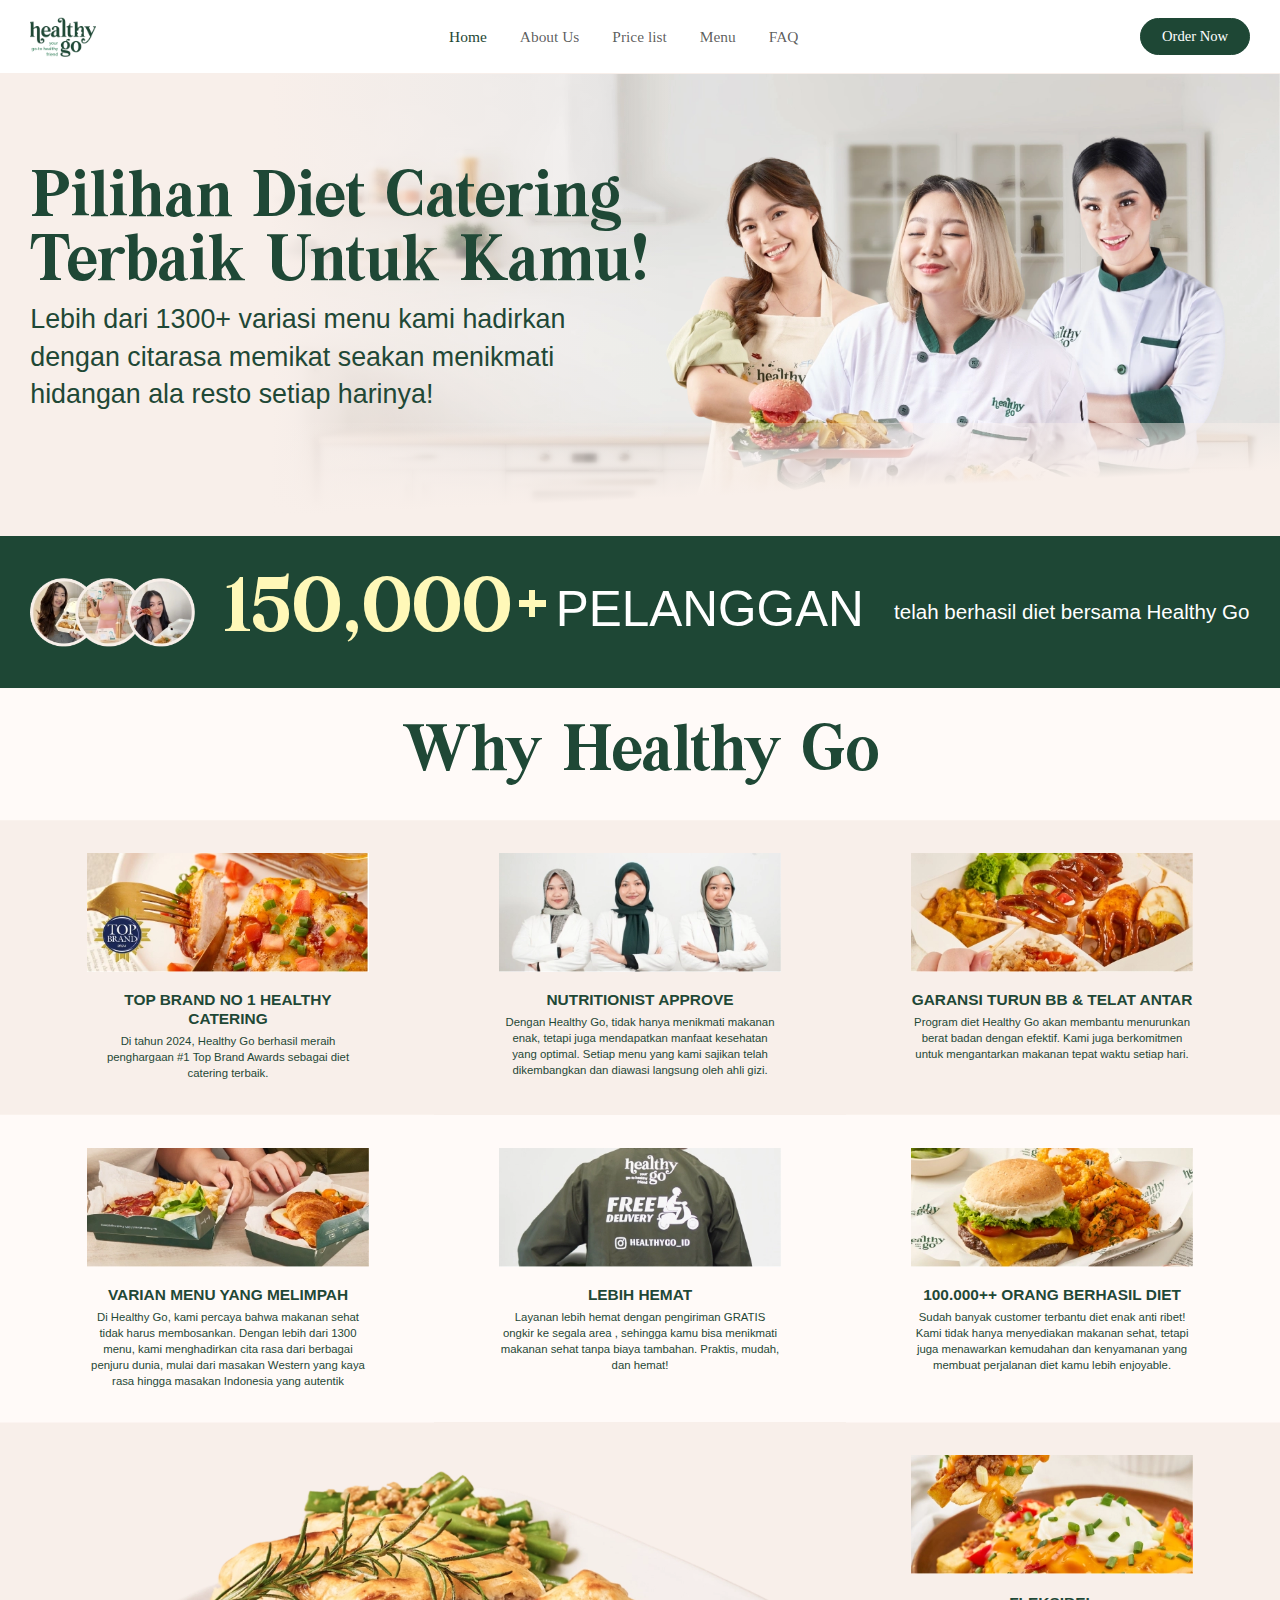
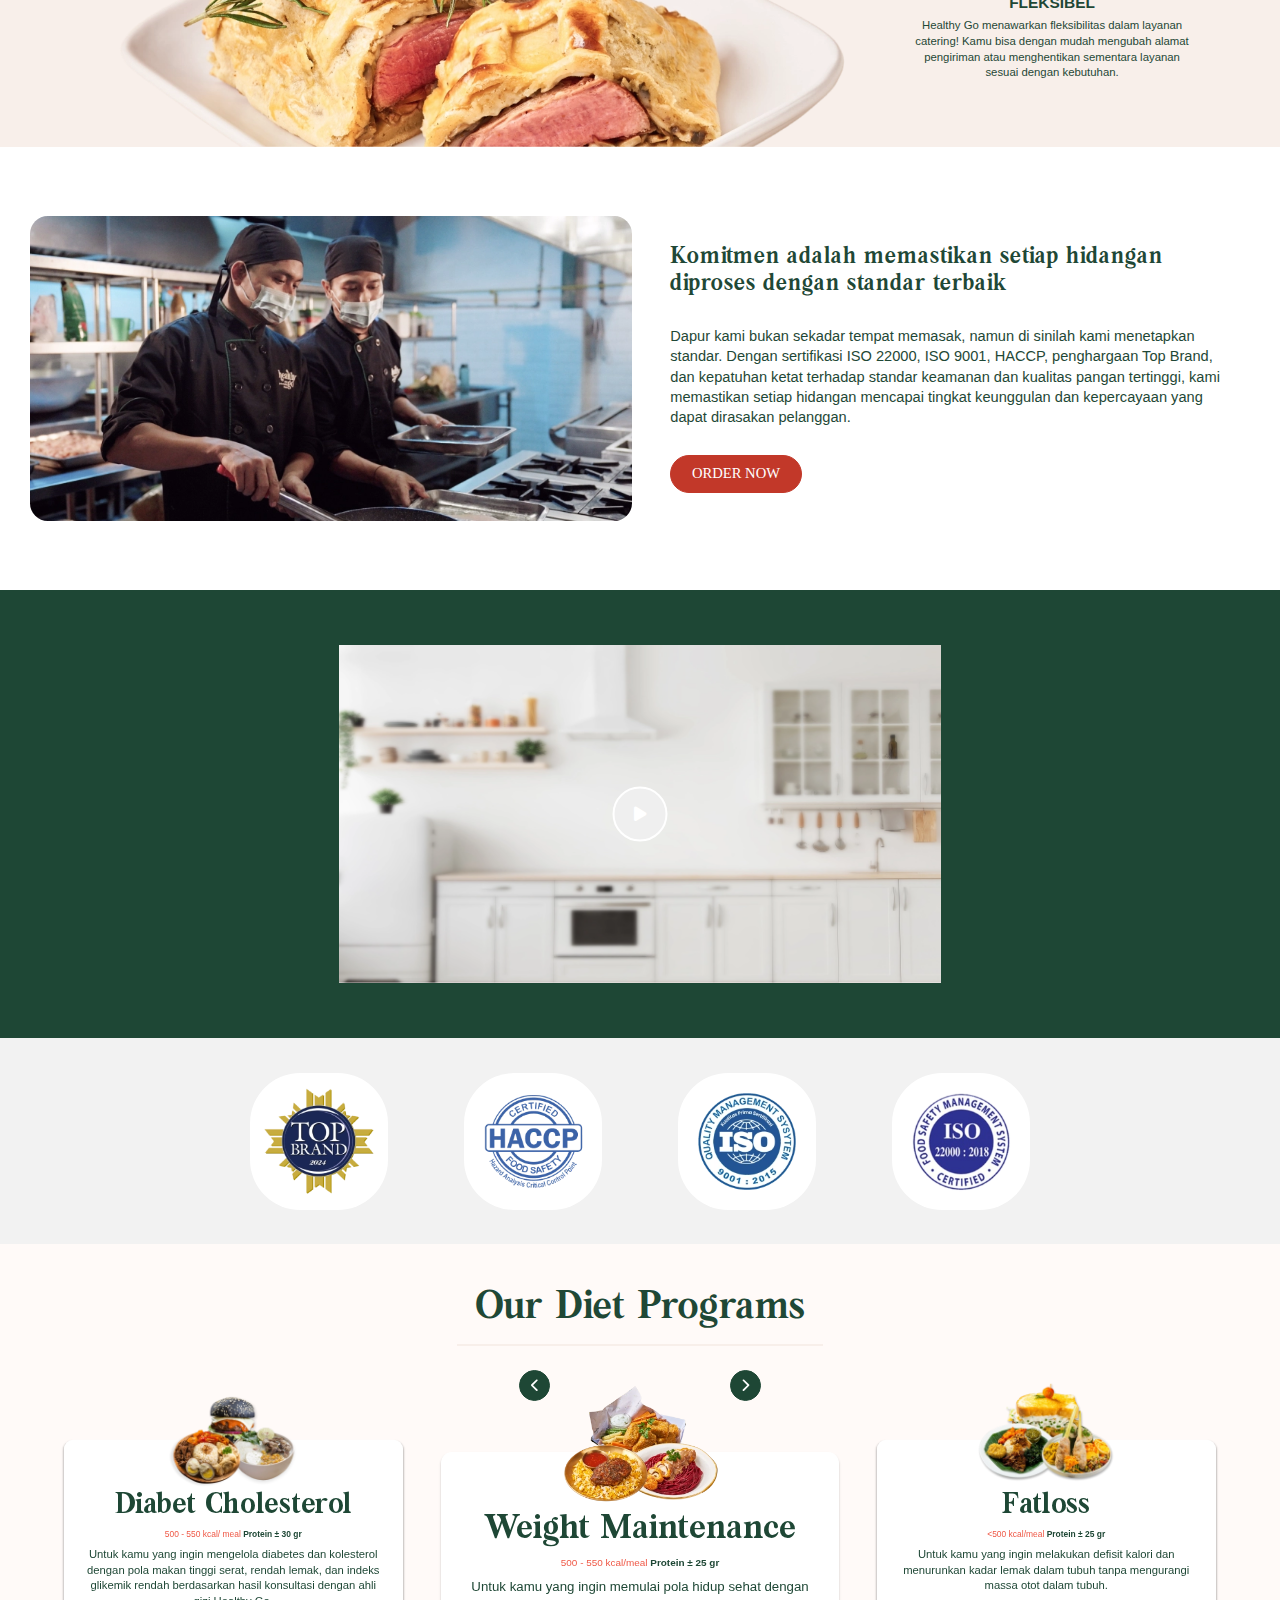
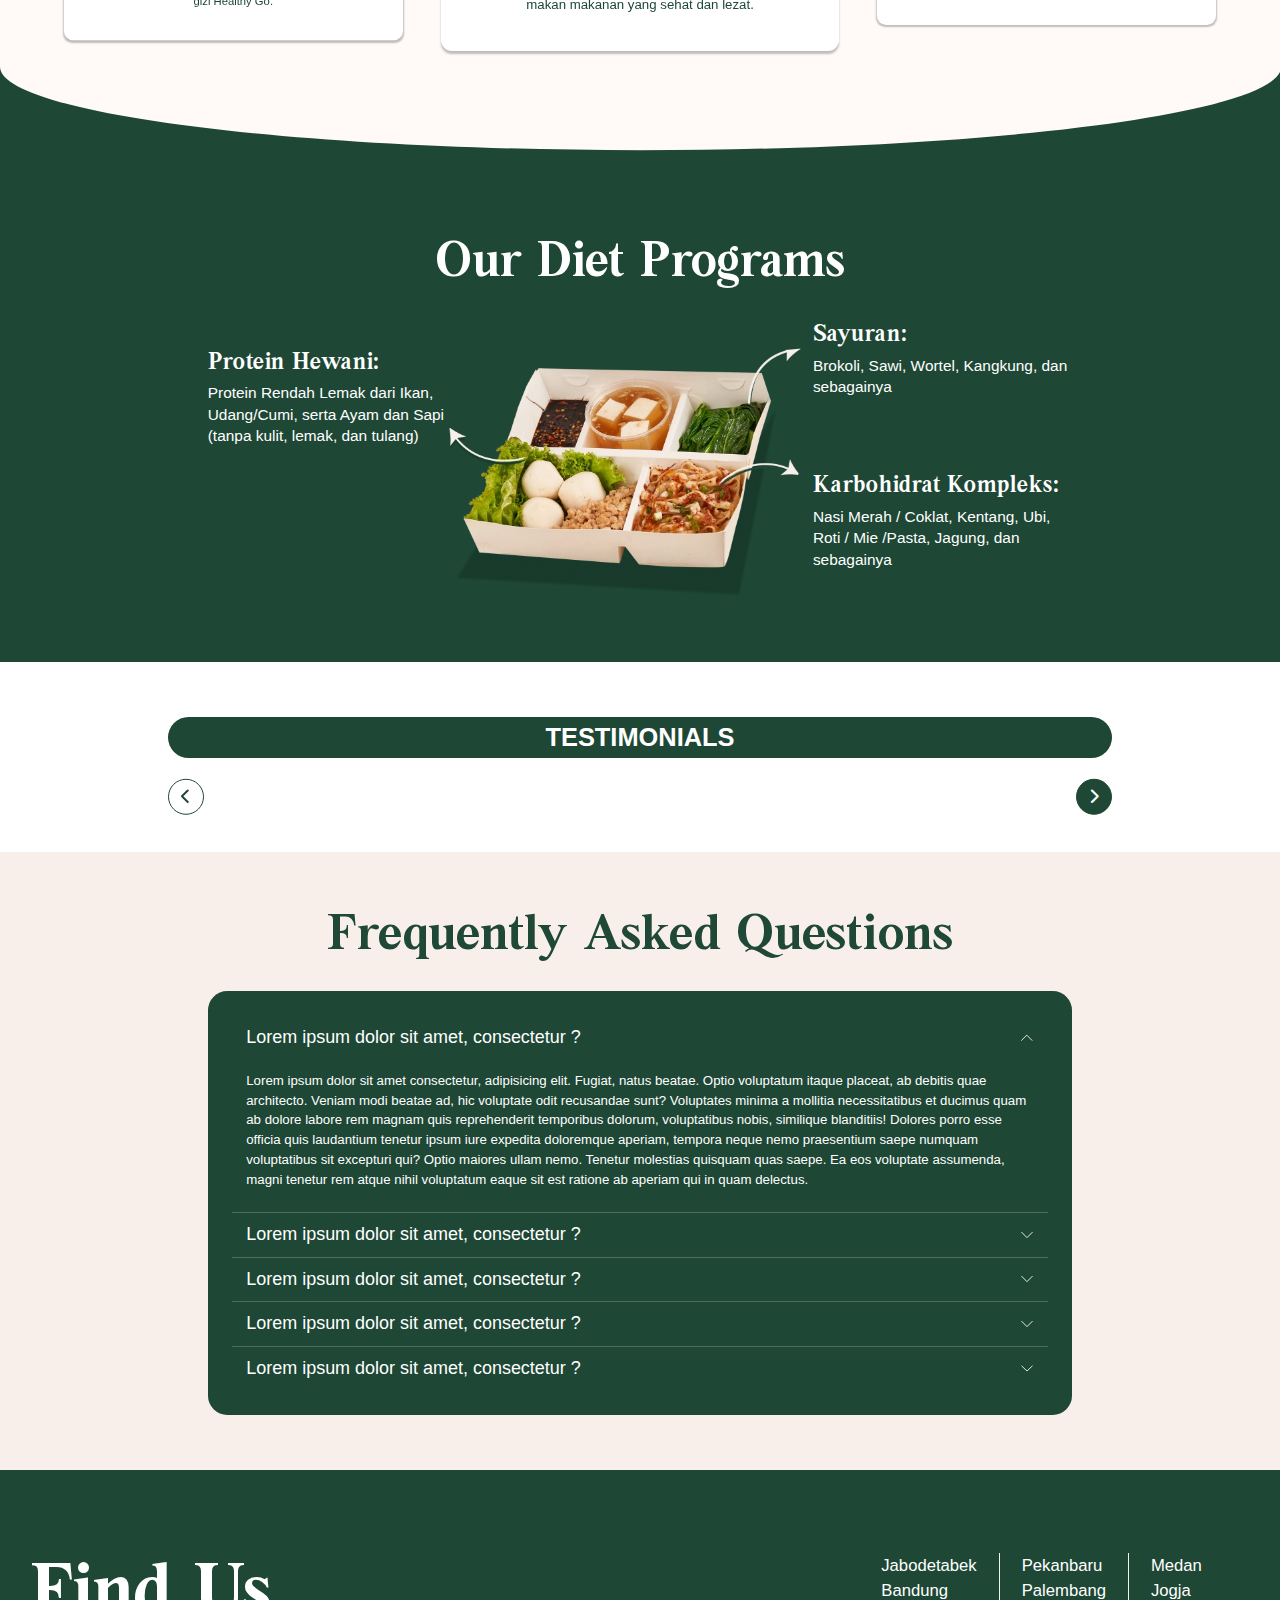
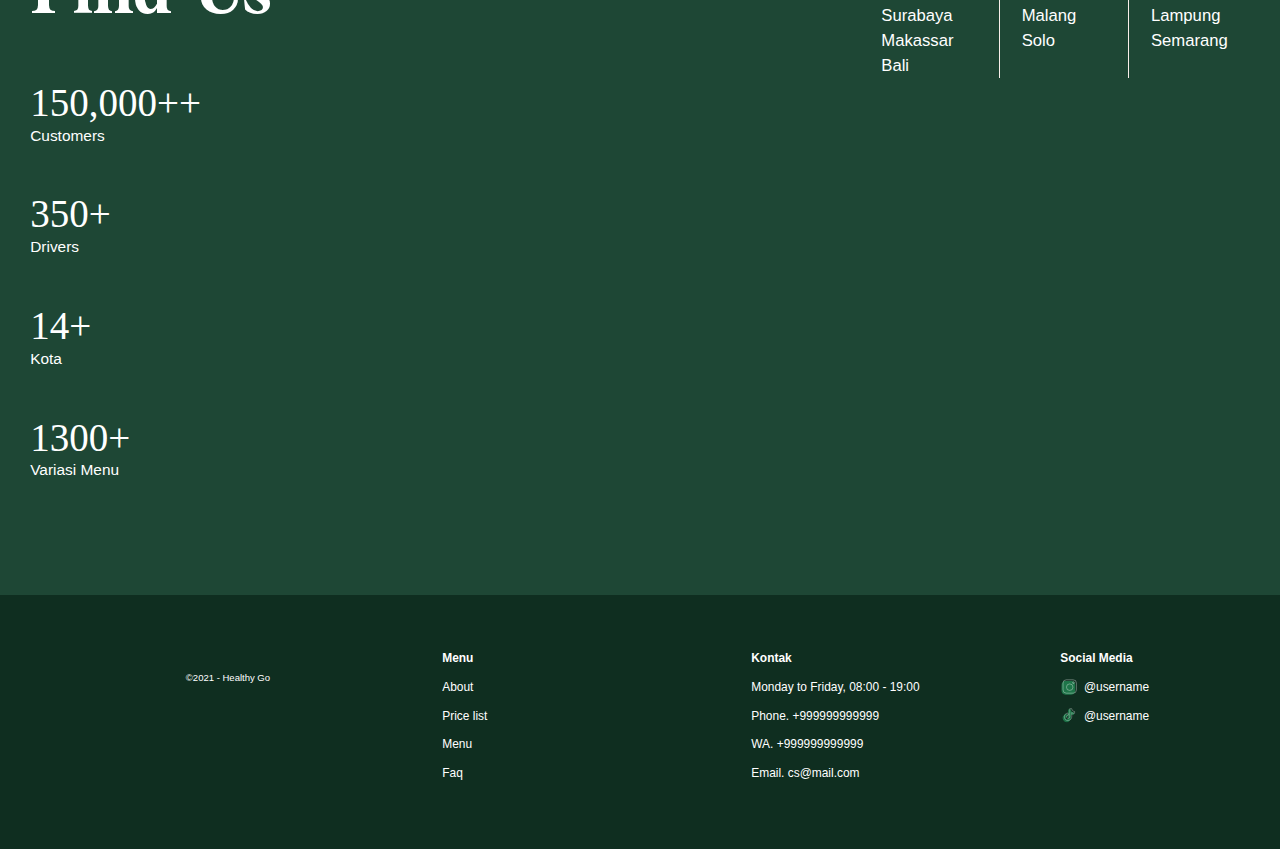
<file: index.html>
<!DOCTYPE html>
<html lang="id">
<head>
    <meta charset="UTF-8">
    <meta name="viewport" content="width=device-width, initial-scale=1.0">
    <meta name="description" content="Pilihan Diet Catering Terbaik Untuk Kamu!">
    <meta name="keywords" content="TOP BRAND,HEALTHY CATERING">
    <link rel="icon" href="favicon.ico" type="image/x-icon">
    <link rel="shortcut icon" href="favicon.ico" type="image/x-icon">
    <title>Healthy Go - Home</title>

    <!-- .............. stylesheets .............. -->
    <link rel="stylesheet" href="assets/css/bootstrap.min.css">
    <link rel="stylesheet" href="assets/css/style.css">
    <link rel="stylesheet" href="assets/css/owl.carousel.min.css">
    <link rel="stylesheet" href="assets/css/fontawesom.min.css">
</head>
<body>
    <!-- _______________ start header area  _______________ -->
    <header class="header sticky-top">
        <div class="container container_lg">
            <nav class="navbar navbar-expand-xl d-flex justify-content-between py-0">
                <a class="navbar-brand py-0" href="index.html">
                    <img class="header_logo" src="assets/img/healthy-go.webp" alt="healthy go">
                </a>
                <div class="header_backDrop"></div>
                <div class="header_navContent" id="header_navContent">
                    <button class="navbar-toggler fs_md2 py-2 menu_toggleBtn d-xl-none ms-auto" type="button" aria-label="Menu close button">
                        <i class="fa-solid fa-xmark"></i>
                    </button>
                    <ul class="navbar-nav">
                        <li class="nav-item">
                            <a class="nav-link active" href="index.html">Home</a>
                        </li>
                        <li class="nav-item">
                            <a class="nav-link" href="about-us.html">About Us</a>
                        </li>
                        <li class="nav-item">
                            <a class="nav-link" href="price-list.html">Price list</a>
                        </li>
                        <li class="nav-item">
                            <a class="nav-link" href="menu.html">Menu</a>
                        </li>
                        <li class="nav-item">
                            <a class="nav-link" href="faq.html">FAQ</a>
                        </li>
                        <li class="nav-item d-xl-none">
                            <a class="btn btn-primary rounded-pill w-100" href="#">Order Now</a>
                        </li>
                    </ul>
                </div>
                <div class="d-none d-xl-block">
                    <a class="btn btn-primary rounded-pill" href="#">Order Now</a>
                </div>
                <button class="navbar-toggler menu_toggleBtn" type="button" aria-label="Menu open button">
                    <i class="fa-solid fa-bars"></i>
                </button>
            </nav>
        </div>
    </header>
    <!-- _______________ end header area  _______________ -->

    <!-- _______________ start main area  _______________ -->
    <main class="main">

        <!-- ... start hero section ... -->
        <section class="hero-section hero-section-1">
            <div class="container position-relative">
                <div class="row">
                    <div class="col-lg-6 order-2 order-lg-1">
                        <div class="hero-content">
                            <h1 class="hero-title">Pilihan Diet Catering Terbaik Untuk Kamu!</h1>
                            <p class="hero-description">Lebih dari 1300+ variasi menu kami hadirkan dengan citarasa memikat seakan menikmati hidangan ala resto setiap harinya!</p>
                        </div>
                    </div>
                    <div class="col-lg-6 order-1 order-lg-2">
                        <div class="hero-image-box">
                            <!-- <img class="hero-image img-fluid w-100" src="assets/img/home/hero-img.webp" alt="hero"> -->
                            <picture>
                                <source media="(min-width:576px)" srcset="assets/img/home/hero-img.webp">
                                <img class="hero-image img-fluid w-100" src="assets/img/home/hero-img-sm.webp" alt="hero image">
                            </picture>
                        </div>
                    </div>
                </div>
            </div>
        </section>
        <!-- ... end hero section ... -->

        <!-- ... start customer info section ... -->
        <section class="customer-info-section bg_primary">
            <div class="container">
                <div class="d-flex align-items-start align-items-lg-center">
                    <img class="customers-image" src="assets/img/home/customers.webp" alt="customers">
            
                    <div class="customer-info-content">
                        <div class="customer-count">
                            <span>150,000+</span> <span>PELANGGAN</span>
                        </div>
                        <div class="customer-description">telah berhasil diet bersama Healthy Go</div>
                    </div>
                </div>
            </div>
        </section>
        <!-- ... end customer info section ... -->

        <!-- ... start Why Healthy Go section ... -->
        <section class="why-healthy-go">
            <div class="container">
                <h2 class="healthy-go-title fs_93 text-center"> Why Healthy Go</h2>
                <div class="healthy-go-benefits row justify-content-lg-end">
                    <div class="col-sm-6 col-lg-4">
                        <div class="healthy-go-benefit">
                            <img src="assets/img/home/benefit-1.webp" alt="benefit" loading="lazy">
                            <h3>
                                TOP BRAND NO 1 HEALTHY CATERING
                            </h3>
                            <p>
                                Di tahun 2024, Healthy Go berhasil meraih penghargaan <b> #1 Top Brand Awards sebagai diet catering terbaik.</b>
                            </p>
                        </div>
                    </div>
                    <div class="col-sm-6 col-lg-4">
                        <div class="healthy-go-benefit">
                            <img src="assets/img/home/benefit-2.webp" alt="benefit" loading="lazy">
                            <h3>
                                NUTRITIONIST APPROVE
                            </h3>
                            <p>
                                Dengan Healthy Go, tidak hanya menikmati makanan enak, tetapi juga mendapatkan manfaat kesehatan yang optimal. Setiap menu yang kami sajikan telah dikembangkan dan <b> diawasi langsung oleh ahli gizi.</b>
                            </p>
                        </div>
                    </div>
                    <div class="col-sm-6 col-lg-4">
                        <div class="healthy-go-benefit">
                            <img src="assets/img/home/benefit-3.webp" alt="benefit" loading="lazy">
                            <h3>
                                GARANSI TURUN BB & TELAT ANTAR
                            </h3>
                            <p>
                                Program diet Healthy Go akan membantu menurunkan berat badan dengan efektif. Kami juga berkomitmen untuk mengantarkan makanan tepat waktu setiap hari.
                            </p>
                        </div>
                    </div>
                    <div class="col-sm-6 col-lg-4">
                        <div class="healthy-go-benefit">
                            <img src="assets/img/home/benefit-4.webp" alt="benefit" loading="lazy">
                            <h3>
                                VARIAN MENU YANG MELIMPAH
                            </h3>
                            <p>
                                Di Healthy Go, kami percaya bahwa makanan sehat tidak harus membosankan. Dengan lebih dari 1300 menu, kami menghadirkan cita rasa dari berbagai penjuru dunia, mulai dari masakan Western yang kaya rasa hingga masakan Indonesia yang autentik
                            </p>
                        </div>
                    </div>
                    <div class="col-sm-6 col-lg-4">
                        <div class="healthy-go-benefit">
                            <img src="assets/img/home/benefit-5.webp" alt="benefit" loading="lazy">
                            <h3>
                                LEBIH HEMAT
                            </h3>
                            <p>
                                Layanan lebih hemat dengan pengiriman <b>GRATIS ongkir ke segala area</b> , sehingga kamu bisa menikmati makanan sehat tanpa biaya tambahan. 
                                <b>Praktis, mudah, dan hemat!</b>
                            </p>
                        </div>
                    </div>
                    <div class="col-sm-6 col-lg-4">
                        <div class="healthy-go-benefit">
                            <img src="assets/img/home/benefit-6.webp" alt="benefit" loading="lazy">
                            <h3>
                                100.000++ ORANG
                                BERHASIL DIET
                            </h3>
                            <p>
                                Sudah <span class="fw-normal">banyak customer terbantu diet enak anti ribet!</span> Kami tidak hanya menyediakan makanan sehat, tetapi juga menawarkan kemudahan dan kenyamanan yang membuat perjalanan diet kamu lebih enjoyable.
                            </p>
                        </div>
                    </div>
                    <div class="col-sm-6 col-lg-4">
                        <div class="healthy-go-benefit">
                            <img src="assets/img/home/benefit-7.webp" alt="benefit" loading="lazy">
                            <h3>
                                FLEKSIBEL
                            </h3>
                            <p>
                                <span class="fw-normal">Healthy Go menawarkan fleksibilitas dalam layanan catering!</span> Kamu bisa dengan mudah mengubah alamat pengiriman atau menghentikan sementara layanan sesuai dengan kebutuhan.
                            </p>
                        </div>
                    </div>
                </div>
            </div>
        </section>
        <!-- ... end Why Healthy Go section ... -->

        <!-- ... start Extra Info section ... -->
        <section class="extra-info-section">
            <div class="container">
                <div class="row gy-5 align-items-center">
                    <div class="col-lg-6">
                        <div class="extra-info-imgBox">
                            <picture>
                                <source media="(min-width:576px)" srcset="assets/img/home/chef.webp">
                                <img class="extra-info-img img-fluid w-100" src="assets/img/home/chef-sm.webp" alt="chef" loading="lazy">
                            </picture>
                        </div>
                    </div>
                    <div class="col-lg-6">
                        <div class="extra-info-content">
                            <h2 class="extra-info-title">Komitmen adalah memastikan setiap hidangan diproses dengan standar terbaik</h2>
                            <p class="extra-info-description">Dapur kami bukan sekadar tempat memasak, namun di sinilah kami menetapkan standar. Dengan sertifikasi ISO 22000, ISO 9001, HACCP, penghargaan Top Brand, dan kepatuhan ketat terhadap standar keamanan dan kualitas pangan tertinggi, kami memastikan setiap hidangan mencapai tingkat keunggulan dan kepercayaan yang dapat dirasakan pelanggan.</p>
                            <div>
                                <a class="btn btn-secondary rounded-pill" href="#">
                                    ORDER NOW
                                </a>
                            </div>
                        </div>
                    </div>
                </div>
            </div>
        </section>
        <!-- ... end Extra Info section ... -->

        <!-- ... start video intro section ... -->
        <section class="video-intro-section">
            <div class="container">
                <div class="row justify-content-center">
                    <div class="col-sm-10 col-md-9 col-xl-6">
                        <!-- 
                            <div class="video-box">
                                <iframe src="https://www.youtube.com/embed/YE7VzlLtp-4?si=7HiTXTtOxYcqDXqu" loading="lazy" title="introduction video"></iframe>
                            </div> 
                        -->
                        <div class="video-box" data-iframe-src="https://www.youtube.com/embed/YE7VzlLtp-4?si=7HiTXTtOxYcqDXqu">
                            <div class="video-placeholder">
                                <img class="video-thumbnail" src="assets/img/home/kitchen.webp" alt="Click to load the introduction video" loading="lazy" />
                                <button class="video-load-button" type="button" aria-label="video play">
                                    <i class="fa-solid fa-play"></i>
                                </button>
                            </div>
                        </div>
                    </div>
                </div>
            </div>
        </section>
        <!-- ... end video intro section ... -->

        <!-- ... start certificates section ... -->
        <section class="certificates-section">
            <div class="container">
                <div class="row justify-content-center">
                    <div class="col-lg-9">
                        <div class="certificate-list">
                            <img class="certificate-item" src="assets/img/home/top-brand.webp" alt="top brand" loading="lazy">
                            <img class="certificate-item" src="assets/img/home/haccp.webp" alt="haccp" loading="lazy">
                            <img class="certificate-item" src="assets/img/home/iso-1.webp" alt="iso" loading="lazy">
                            <img class="certificate-item" src="assets/img/home/iso-2.webp" alt="iso" loading="lazy">
                        </div>
                    </div>
                </div>
            </div>
        </section>
        <!-- ... end certificates section ... -->

        <!-- ... start Our Diet Programs section ... -->
        <section class="diet-programs-section">
            <div class="container">
                <h2 class="diet-programs-title text-center">
                    Our Diet Programs
                </h2>
                <div class="diet-programs-slider-wrap">
                    <div class="diet-programs-slider owl-carousel">
                        <a class="diet-program" href="#">
                            <img class="diet-program-img" src="assets/img/home/item-1.webp" alt="item" loading="lazy">
                            <div class="diet-program-content">
                                <h3 class="diet-program-title">Weight Maintenance</h3>
                                <div class="diet-program-info"><span>500 - 550 kcal/meal</span> Protein ± 25 gr</div>
                                <p class="diet-program-description">
                                    Untuk kamu yang ingin memulai pola hidup sehat dengan makan makanan yang sehat dan lezat.
                                </p>
                            </div>
                        </a>
                        <a class="diet-program" href="#">
                            <img class="diet-program-img" src="assets/img/home/item-2.webp" alt="item" loading="lazy">
                            <div class="diet-program-content">
                                <h3 class="diet-program-title">Fatloss </h3>
                                <div class="diet-program-info"><span> &lt;500 kcal/meal  </span> Protein ± 25 gr </div>
                                <p class="diet-program-description">
                                    Untuk kamu yang ingin
                                    melakukan defisit kalori dan menurunkan kadar lemak dalam tubuh tanpa mengurangi massa otot dalam tubuh.
                                </p>
                            </div>
                        </a>
                        <a class="diet-program" href="#">
                            <img class="diet-program-img" src="assets/img/home/item-3.webp" alt="item" loading="lazy">
                            <div class="diet-program-content">
                                <h3 class="diet-program-title">Lean Muscle Gain </h3>
                                <div class="diet-program-info"><span>550 - 650 kcal/ meal </span> Protein ± 50 gr </div>
                                <p class="diet-program-description">
                                    Untuk kamu yang sedang
                                    fokus  meningkatkan massa otot tubuh
                                    dengan asupan double protein.
                                </p>
                            </div>
                        </a>
                        <a class="diet-program" href="#">
                            <img class="diet-program-img" src="assets/img/home/item-4.webp" alt="item" loading="lazy">
                            <div class="diet-program-content">
                                <h3 class="diet-program-title">Diabet Cholesterol </h3>
                                <div class="diet-program-info"><span>500 - 550 kcal/ meal </span> Protein ± 30 gr </div>
                                <p class="diet-program-description">
                                    Untuk kamu yang ingin mengelola diabetes dan kolesterol dengan pola makan tinggi serat, rendah lemak, dan indeks glikemik rendah berdasarkan hasil konsultasi dengan ahli gizi Healthy Go.
                                </p>
                            </div>
                        </a>
                    </div>
                </div>
            </div>

            <div class="bottom-shape-divider">
                <svg data-name="Layer 1" xmlns="http://www.w3.org/2000/svg" viewBox="0 0 1200 120" preserveAspectRatio="none">
                    <path d="M600,112.77C268.63,112.77,0,65.52,0,7.23V120H1200V7.23C1200,65.52,931.37,112.77,600,112.77Z" class="shape-fill"></path>
                </svg>
            </div>
        </section>
        <!-- ... end Our Diet Programs section ... -->

        <!-- ... start What’s Inside Our Meal? section ... -->
        <section class="meal-info-section">
            <div class="container container_md">
                <h2 class="meal-info-section-title text-center">
                    Our Diet Programs
                </h2>
                <div class="row justify-content-center">
                    <div class="col-lg-11">
                        <div class="meal-info-box">
                            <picture>
                                <source media="(min-width:768px)" srcset="assets/img/home/meal.webp">
                                <img class="meal-info-img" src="assets/img/home/meal-sm.webp" alt="meal" loading="lazy">
                            </picture>
                            <div class="meal-info-item meal-info-item-1">
                                <h3 class="meal-info-title">Protein Hewani:</h3>
                                <p class="meal-info-details">
                                    Protein Rendah Lemak dari Ikan, Udang/Cumi, serta Ayam dan Sapi (tanpa kulit, lemak, dan tulang)
                                </p>
                            </div>
                            <div class="meal-info-item meal-info-item-2">
                                <h3 class="meal-info-title">Sayuran:</h3>
                                <p class="meal-info-details">
                                    Brokoli, Sawi, Wortel, Kangkung, dan sebagainya
                                </p>
                            </div>
                            <div class="meal-info-item meal-info-item-3">
                                <h3 class="meal-info-title">Karbohidrat Kompleks:</h3>
                                <p class="meal-info-details">
                                    Nasi Merah / Coklat, Kentang, Ubi, Roti / Mie /Pasta, Jagung, dan sebagainya
                                </p>
                            </div>
                        </div>
                    </div>
                </div>
            </div>
        </section>
        <!-- ... end What’s Inside Our Meal? section ... -->

        <!-- ... start testimonials section ... -->
        <section class="testimonials-section">
            <div class="container container_md">
                <h2 class="testimonials-title text-center bg_primary rounded-pill text-white py-2">
                    TESTIMONIALS
                </h2>
                <div class="owl-carousel testimonials-slider">
                    <div class="testimonial-item">
                        <img src="assets/img/home/testimonial-1.webp" alt="testimonial" loading="lazy">
                    </div>
                    <div class="testimonial-item">
                        <img src="assets/img/home/testimonial-2.webp" alt="testimonial" loading="lazy">
                    </div>
                    <div class="testimonial-item">
                        <img src="assets/img/home/testimonial-3.webp" alt="testimonial" loading="lazy">
                    </div>
                    <div class="testimonial-item">
                        <img src="assets/img/home/testimonial-4.webp" alt="testimonial" loading="lazy">
                    </div>
                    <div class="testimonial-item">
                        <img src="assets/img/home/testimonial-5.webp" alt="testimonial" loading="lazy">
                    </div>
                    <div class="testimonial-item">
                        <img src="assets/img/home/testimonial-6.webp" alt="testimonial" loading="lazy">
                    </div>
                    <div class="testimonial-item">
                        <img src="assets/img/home/testimonial-7.webp" alt="testimonial" loading="lazy">
                    </div>
                    <div class="testimonial-item">
                        <img src="assets/img/home/testimonial-8.webp" alt="testimonial" loading="lazy">
                    </div>
                    <div class="testimonial-item">
                        <img src="assets/img/home/testimonial-9.webp" alt="testimonial" loading="lazy">
                    </div>
                    <div class="testimonial-item">
                        <img src="assets/img/home/testimonial-10.webp" alt="testimonial" loading="lazy">
                    </div>
                    <div class="testimonial-item">
                        <img src="assets/img/home/testimonial-11.webp" alt="testimonial" loading="lazy">
                    </div>
                    <div class="testimonial-item">
                        <img src="assets/img/home/testimonial-12.webp" alt="testimonial" loading="lazy">
                    </div>
                    <div class="testimonial-item">
                        <img src="assets/img/home/testimonial-13.webp" alt="testimonial" loading="lazy">
                    </div>
                </div>
            </div>
        </section>
        <!-- ... end testimonials section ... -->

        <!-- ... start faq section ... -->
        <section class="faq-section">
            <div class="container container_md">
                <h2 class="faq-section-title text-center">
                    Frequently Asked Questions
                </h2>

                <div class="row justify-content-center">
                    <div class="col-lg-11">
                        <div class="accordion-box">
                            <div class="accordion accordion-flush" id="faq_accordion">
                                <div class="accordion-item">
                                    <h3 class="accordion-header">
                                        <button class="accordion-button" type="button" data-bs-toggle="collapse" data-bs-target="#accordion-1" aria-expanded="true" aria-controls="accordion-1">
                                            Lorem ipsum dolor sit amet, consectetur ?
                                        </button>
                                    </h3>
                                    <div id="accordion-1" class="accordion-collapse collapse show" data-bs-parent="#faq_accordion">
                                        <div class="accordion-body">
                                            <p>
                                                Lorem ipsum dolor sit amet consectetur, adipisicing elit. Fugiat, natus beatae. Optio voluptatum itaque placeat, ab debitis quae architecto. Veniam modi beatae ad, hic voluptate odit recusandae sunt? Voluptates minima a mollitia necessitatibus et ducimus quam ab dolore labore rem magnam quis reprehenderit temporibus dolorum, voluptatibus nobis, similique blanditiis! Dolores porro esse officia quis laudantium tenetur ipsum iure expedita doloremque aperiam, tempora neque nemo praesentium saepe numquam voluptatibus sit excepturi qui? Optio maiores ullam nemo. Tenetur molestias quisquam quas saepe. Ea eos voluptate assumenda, magni tenetur rem atque nihil voluptatum eaque sit est ratione ab aperiam qui in quam delectus.
                                            </p>
                                        </div>
                                    </div>
                                </div>
                                <div class="accordion-item">
                                    <h3 class="accordion-header">
                                        <button class="accordion-button collapsed" type="button" data-bs-toggle="collapse" data-bs-target="#accordion-2" aria-expanded="false" aria-controls="accordion-2">
                                            Lorem ipsum dolor sit amet, consectetur ?
                                        </button>
                                    </h3>
                                    <div id="accordion-2" class="accordion-collapse collapse" data-bs-parent="#faq_accordion">
                                        <div class="accordion-body">
                                            <p>
                                                Lorem ipsum dolor sit amet consectetur, adipisicing elit. Fugiat, natus beatae. Optio voluptatum itaque placeat, ab debitis quae architecto. Veniam modi beatae ad, hic voluptate odit recusandae sunt? Voluptates minima a mollitia necessitatibus et ducimus quam ab dolore labore rem magnam quis reprehenderit temporibus dolorum, voluptatibus nobis, similique blanditiis! Dolores porro esse officia quis laudantium tenetur ipsum iure expedita doloremque aperiam, tempora neque nemo praesentium saepe numquam voluptatibus sit excepturi qui? Optio maiores ullam nemo. Tenetur molestias quisquam quas saepe. Ea eos voluptate assumenda, magni tenetur rem atque nihil voluptatum eaque sit est ratione ab aperiam qui in quam delectus.
                                            </p>
                                        </div>
                                    </div>
                                </div>
                                <div class="accordion-item">
                                    <h3 class="accordion-header">
                                        <button class="accordion-button collapsed" type="button" data-bs-toggle="collapse" data-bs-target="#accordion-3" aria-expanded="false" aria-controls="accordion-3">
                                            Lorem ipsum dolor sit amet, consectetur ?
                                        </button>
                                    </h3>
                                    <div id="accordion-3" class="accordion-collapse collapse" data-bs-parent="#faq_accordion">
                                        <div class="accordion-body">
                                            <p>
                                                Lorem ipsum dolor sit amet consectetur, adipisicing elit. Fugiat, natus beatae. Optio voluptatum itaque placeat, ab debitis quae architecto. Veniam modi beatae ad, hic voluptate odit recusandae sunt? Voluptates minima a mollitia necessitatibus et ducimus quam ab dolore labore rem magnam quis reprehenderit temporibus dolorum, voluptatibus nobis, similique blanditiis! Dolores porro esse officia quis laudantium tenetur ipsum iure expedita doloremque aperiam, tempora neque nemo praesentium saepe numquam voluptatibus sit excepturi qui? Optio maiores ullam nemo. Tenetur molestias quisquam quas saepe. Ea eos voluptate assumenda, magni tenetur rem atque nihil voluptatum eaque sit est ratione ab aperiam qui in quam delectus.
                                            </p>
                                        </div>
                                    </div>
                                </div>
                                <div class="accordion-item">
                                    <h3 class="accordion-header">
                                        <button class="accordion-button collapsed" type="button" data-bs-toggle="collapse" data-bs-target="#accordion-4" aria-expanded="false" aria-controls="accordion-4">
                                            Lorem ipsum dolor sit amet, consectetur ?
                                        </button>
                                    </h3>
                                    <div id="accordion-4" class="accordion-collapse collapse" data-bs-parent="#faq_accordion">
                                        <div class="accordion-body">
                                            <p>
                                                Lorem ipsum dolor sit amet consectetur, adipisicing elit. Fugiat, natus beatae. Optio voluptatum itaque placeat, ab debitis quae architecto. Veniam modi beatae ad, hic voluptate odit recusandae sunt? Voluptates minima a mollitia necessitatibus et ducimus quam ab dolore labore rem magnam quis reprehenderit temporibus dolorum, voluptatibus nobis, similique blanditiis! Dolores porro esse officia quis laudantium tenetur ipsum iure expedita doloremque aperiam, tempora neque nemo praesentium saepe numquam voluptatibus sit excepturi qui? Optio maiores ullam nemo. Tenetur molestias quisquam quas saepe. Ea eos voluptate assumenda, magni tenetur rem atque nihil voluptatum eaque sit est ratione ab aperiam qui in quam delectus.
                                            </p>
                                        </div>
                                    </div>
                                </div>
                                <div class="accordion-item">
                                    <h3 class="accordion-header">
                                        <button class="accordion-button collapsed" type="button" data-bs-toggle="collapse" data-bs-target="#accordion-5" aria-expanded="false" aria-controls="accordion-5">
                                            Lorem ipsum dolor sit amet, consectetur ?
                                        </button>
                                    </h3>
                                    <div id="accordion-5" class="accordion-collapse collapse" data-bs-parent="#faq_accordion">
                                        <div class="accordion-body">
                                            <p>
                                                Lorem ipsum dolor sit amet consectetur, adipisicing elit. Fugiat, natus beatae. Optio voluptatum itaque placeat, ab debitis quae architecto. Veniam modi beatae ad, hic voluptate odit recusandae sunt? Voluptates minima a mollitia necessitatibus et ducimus quam ab dolore labore rem magnam quis reprehenderit temporibus dolorum, voluptatibus nobis, similique blanditiis! Dolores porro esse officia quis laudantium tenetur ipsum iure expedita doloremque aperiam, tempora neque nemo praesentium saepe numquam voluptatibus sit excepturi qui? Optio maiores ullam nemo. Tenetur molestias quisquam quas saepe. Ea eos voluptate assumenda, magni tenetur rem atque nihil voluptatum eaque sit est ratione ab aperiam qui in quam delectus.
                                            </p>
                                        </div>
                                    </div>
                                </div>
                            </div>
                        </div>
                    </div>
                </div>
            </div>
        </section>
        <!-- ... end faq section ... -->

        <!-- ... start find us section ... -->
        <section class="find-us-section">
            <div class="container">
                <div class="row gy-4">
                    <div class="col-6">
                        <h2 class="find-us-title">
                            Find Us
                        </h2>
                    </div>
                    <div class="col-6">
                        <ul class="place-list">
                            <li>
                                Jabodetabek <br>
                                Bandung <br>
                                Surabaya <br>
                                Makassar <br>
                                Bali
                            </li>
                            <li>
                                Pekanbaru <br>
                                Palembang <br>
                                Malang <br>
                                Solo
                            </li>
                            <li>
                                Medan <br>
                                Jogja <br>
                                Lampung <br>
                                Semarang
                            </li>
                        </ul>
                    </div>
                </div>
                <div class="row gy-4">
                    <div class="col-lg-3 order-2 order-lg-1">
                        <ul class="info-list">
                            <li class="info-item">
                                <img class="info-icon" src="assets/img/home/icon-customer.webp" alt="icon" loading="lazy">
                                <div class="info-value">150,000++</div>
                                <div class="info-title">Customers</div>
                            </li>
                            <li class="info-item">
                                <img class="info-icon" src="assets/img/home/icon-motorcycle.webp" alt="icon" loading="lazy">
                                <div class="info-value">350+ </div>
                                <div class="info-title">Drivers </div>
                            </li>
                            <li class="info-item">
                                <img class="info-icon" src="assets/img/home/icon-city.webp" alt="icon" loading="lazy">
                                <div class="info-value">14+ </div>
                                <div class="info-title">Kota </div>
                            </li>
                            <li class="info-item">
                                <img class="info-icon" src="assets/img/home/icon-tray.webp" alt="icon" loading="lazy">
                                <div class="info-value">1300+ </div>
                                <div class="info-title">Variasi Menu </div>
                            </li>
                        </ul>
                    </div>
                    <div class="col-lg-9 order-1 order-lg-2">
                        <picture>
                            <source media="(min-width:576px)" srcset="assets/img/home/map.webp">
                            <img class="img-fluid w-100" src="assets/img/home/map-sm.webp" alt="map" loading="lazy">
                        </picture>
                    </div>
                </div>
            </div>
        </section>
        <!-- ... end find us section ... -->
         
    </main>
    <!-- _______________ end main area  _______________ -->

    <!-- _______________ start footer area  _______________ -->
    <footer class="footer">
        <div class="container">
            <div class="row gy-3">
                <div class="col-lg-4 order-4 order-lg-1">
                    <div class="footer-col-1">
                        <a class="d-inline-block" href="index.html">
                            <img class="footer-logo" src="assets/img/healthy-go-light.svg" alt="healthy go" loading="lazy">
                        </a>
                        <div class="footer-copyright-text">&copy;2021 - Healthy Go</div>
                    </div>
                </div>
                <div class="col-lg-3 col-md-4 col-6 order-1 order-lg-2">
                    <div class="footer-col-2">
                        <div class="footer-nav-title">Menu</div>
                        <ul class="footer-nav">
                            <li class="footer-nav-item">
                                <a class="footer-nav-link" href="about.html">About</a>
                            </li>
                            <li class="footer-nav-item">
                                <a class="footer-nav-link" href="price-list.html">Price list</a>
                            </li>
                            <li class="footer-nav-item">
                                <a class="footer-nav-link" href="menu.html">Menu</a>
                            </li>
                            <li class="footer-nav-item">
                                <a class="footer-nav-link" href="faq.html">Faq</a>
                            </li>
                        </ul>
                    </div>
                </div>
                <div class="col-lg-3 col-md-5 col-6 order-2 order-lg-3">
                    <div class="footer-col-3">
                        <div class="footer-nav-title">Kontak</div>
                        <ul class="footer-nav">
                            <li class="footer-nav-item">
                                Monday to Friday, 08:00 - 19:00
                            </li>
                            <li class="footer-nav-item">
                                Phone. <a class="footer-nav-link" href="tel:+999999999999">+999999999999</a>
                            </li>
                            <li class="footer-nav-item">
                                WA. <a class="footer-nav-link" href="tel:+999999999999">+999999999999</a>
                            </li>
                            <li class="footer-nav-item">
                                Email. <a class="footer-nav-link" href="mailto:cs@mail.com">cs@mail.com</a>
                            </li>
                        </ul>
                    </div>
                </div>
                <div class="col-lg-2 col-md-3 order-3 order-lg-4">
                    <div class="footer-col-4">
                        <div class="footer-nav-title">Social Media</div>
                        <ul class="footer-nav">
                            <li class="footer-nav-item">
                                <a class="footer-nav-link" href="#"><i class="icon icon-instagram"></i> @username</a>
                            </li>
                            <li class="footer-nav-item">
                                <a class="footer-nav-link" href="#"><i class="icon icon-tiktok"></i> @username</a>
                            </li>
                        </ul>
                    </div>
                </div>
            </div>
        </div>
    </footer>
    <!-- _______________ end footer area  _______________ -->

    <!-- .............. scripts .............. -->
    <script src="assets/js/jquery-3.7.1.min.js"></script>
    <script src="assets/js/bootstrap.bundle.min.js"></script>
    <script src="assets/js/owl.carousel.min.js"></script>
    <script src="assets/js/script.js"></script>
</body>
</html>
</file>
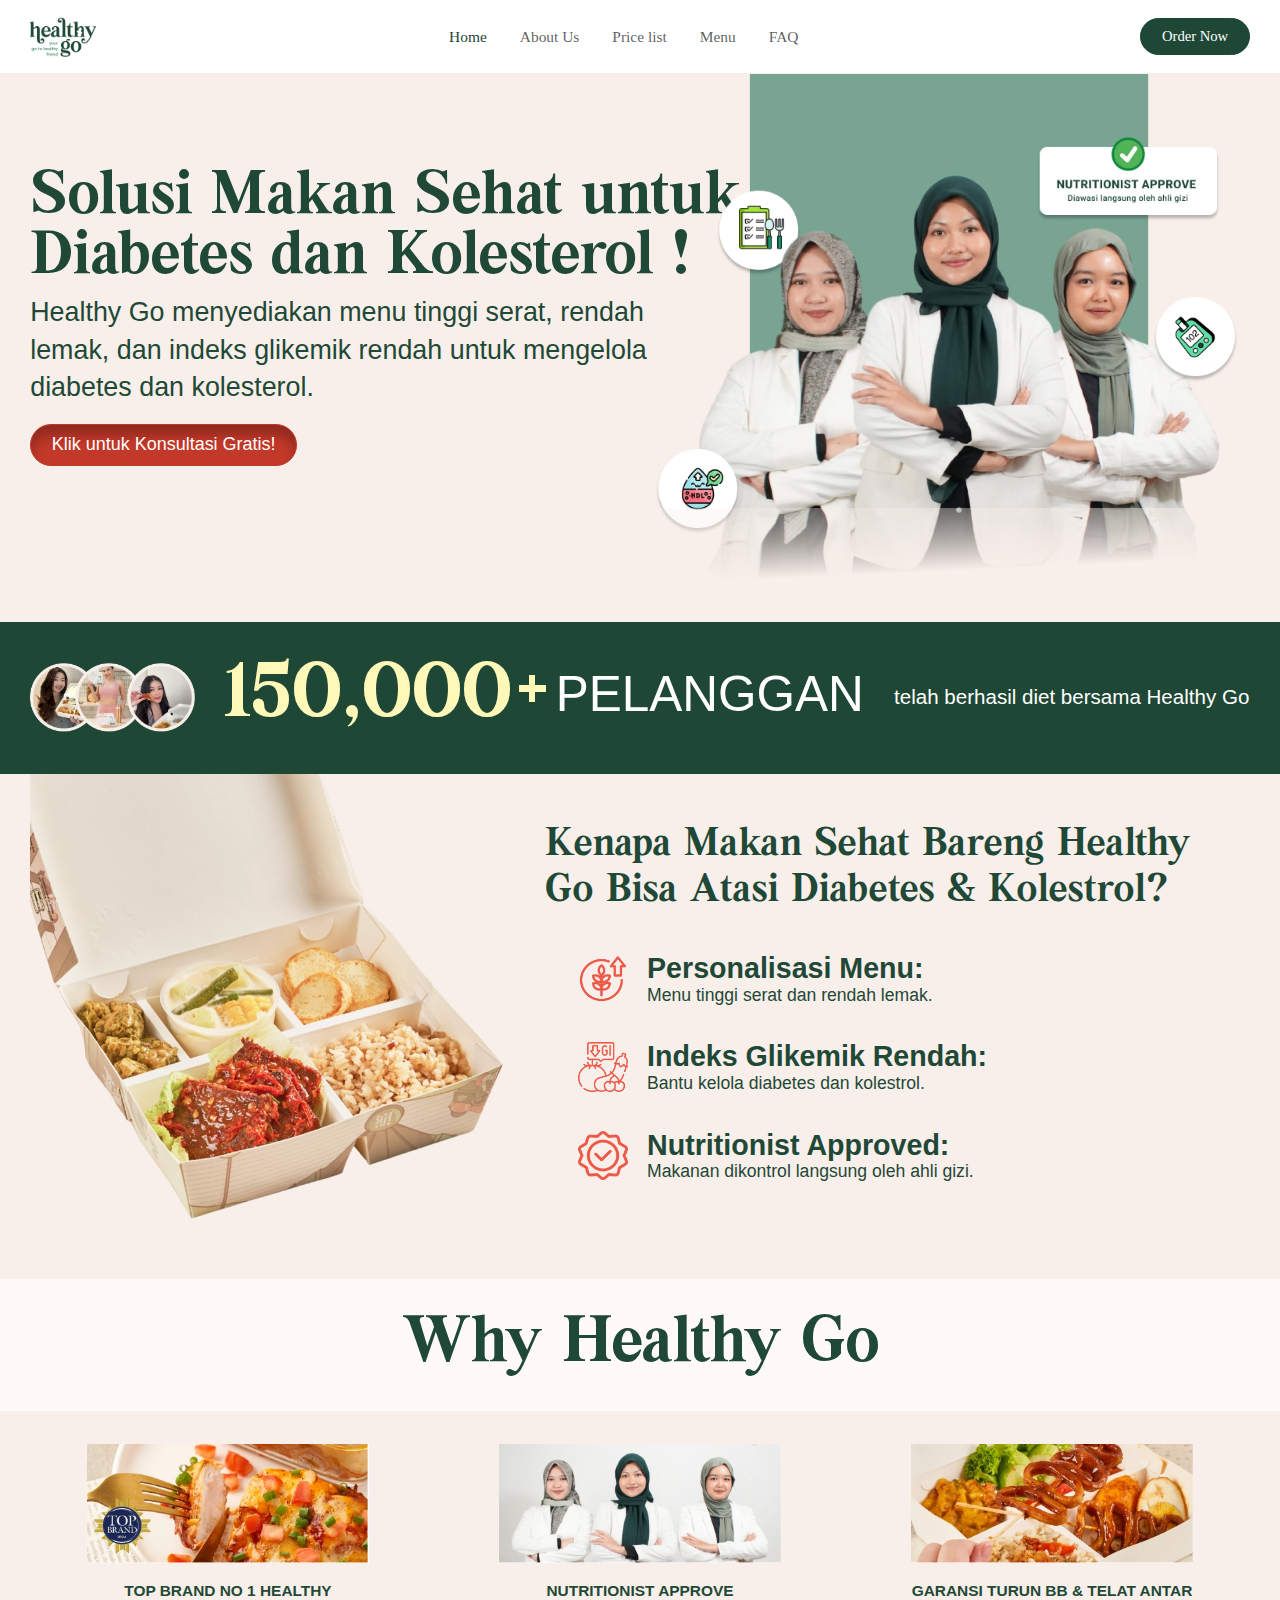
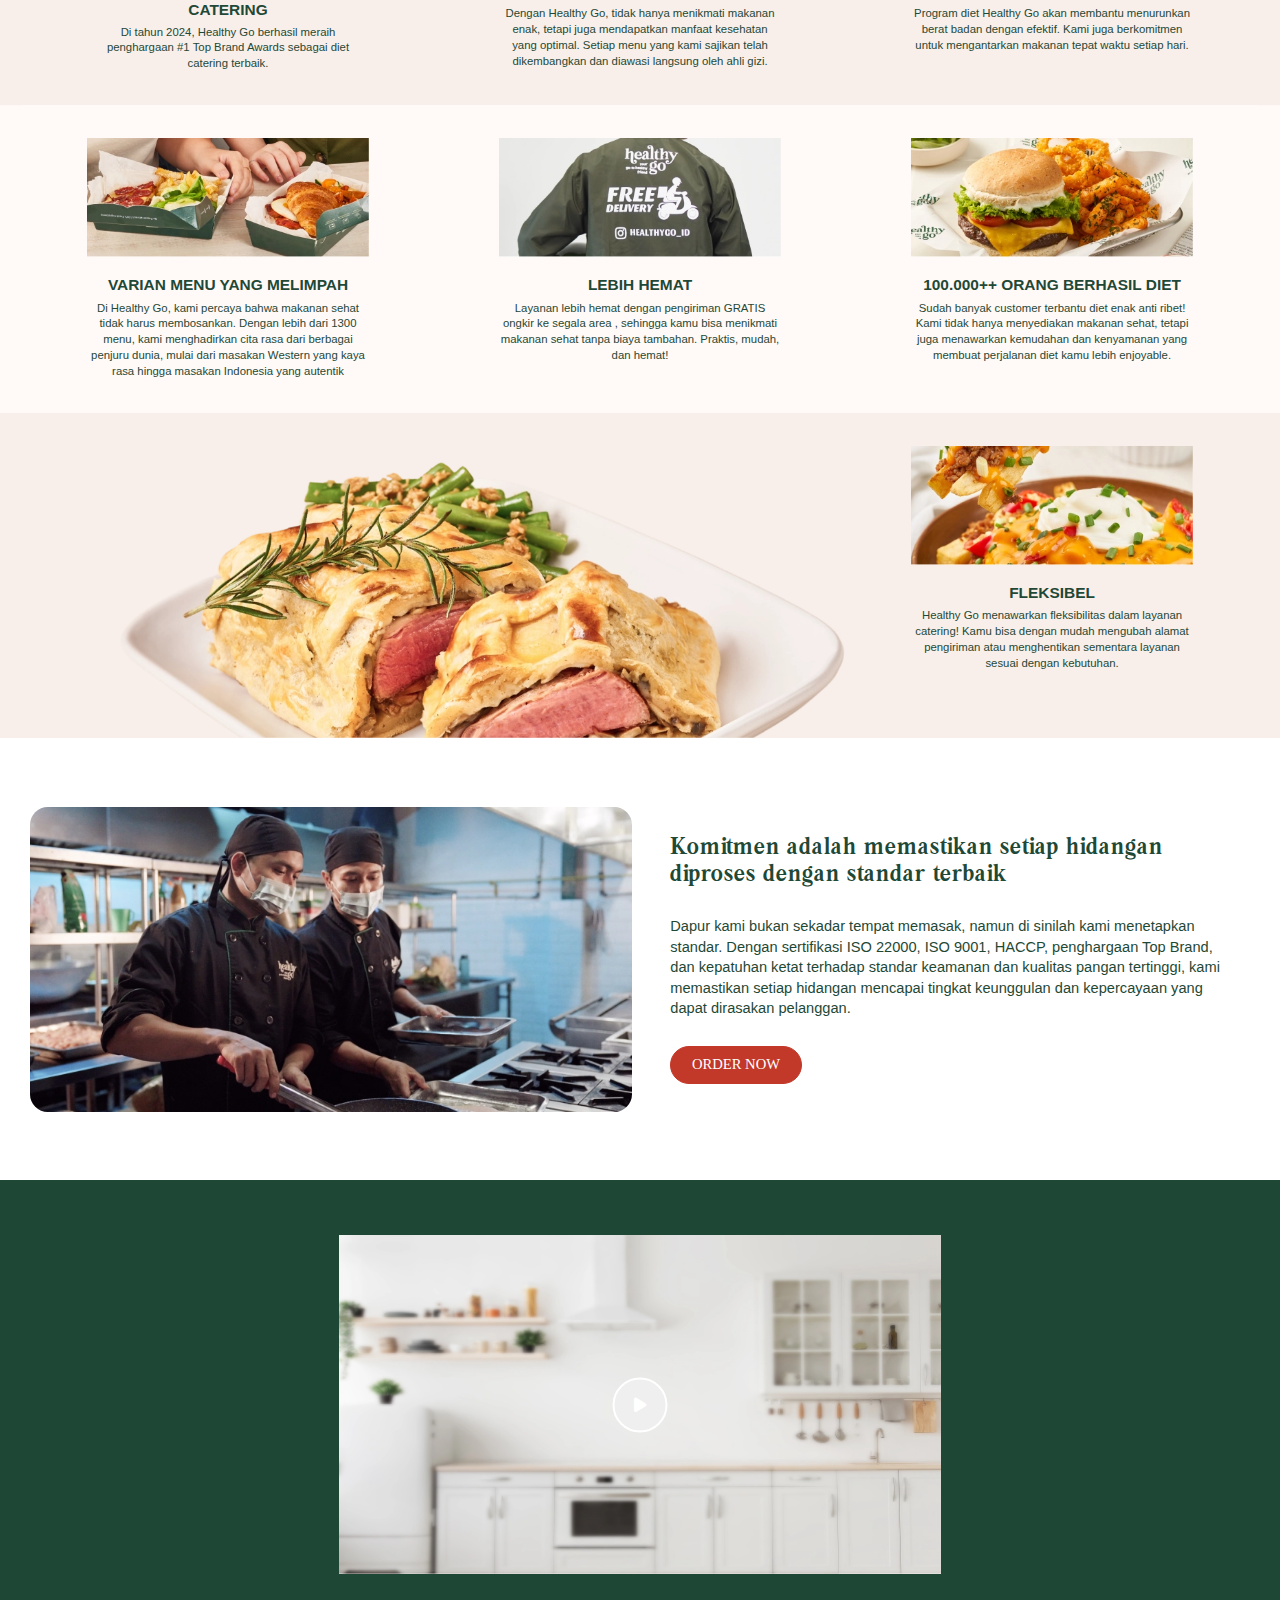
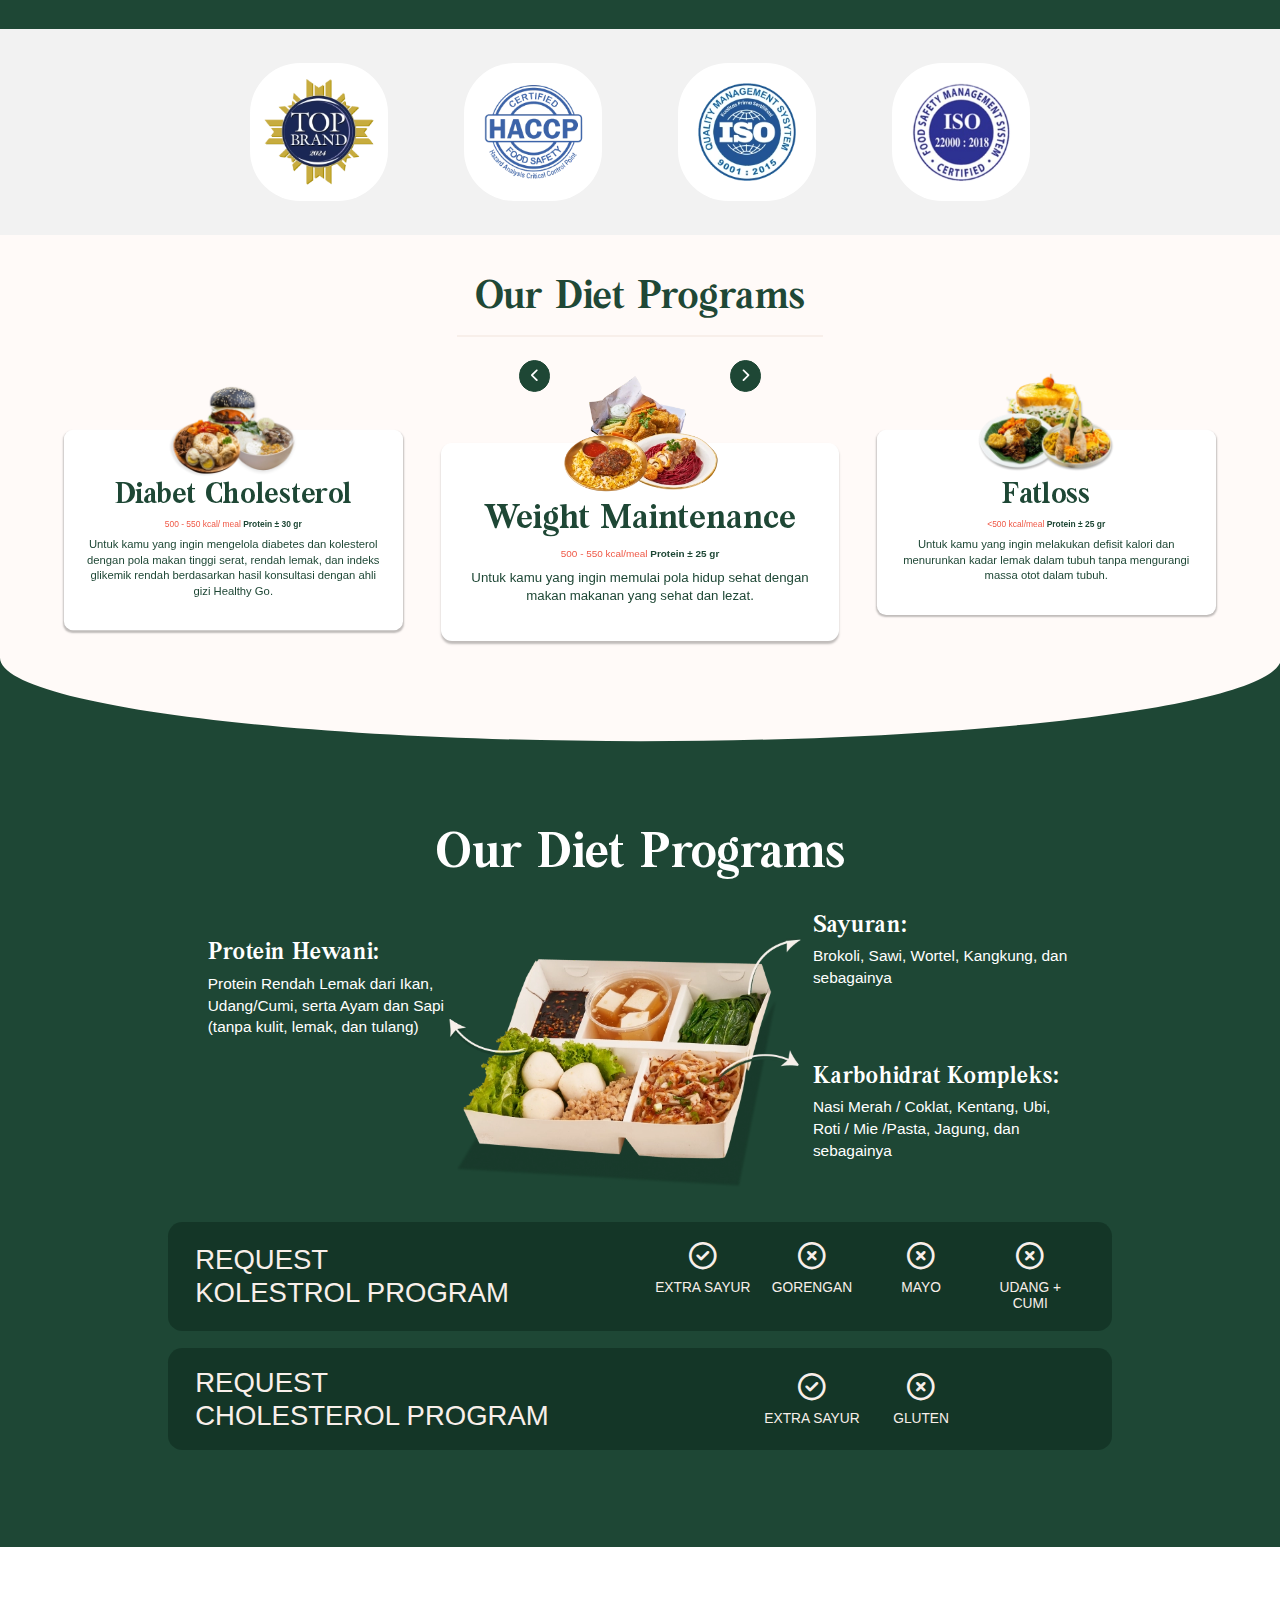
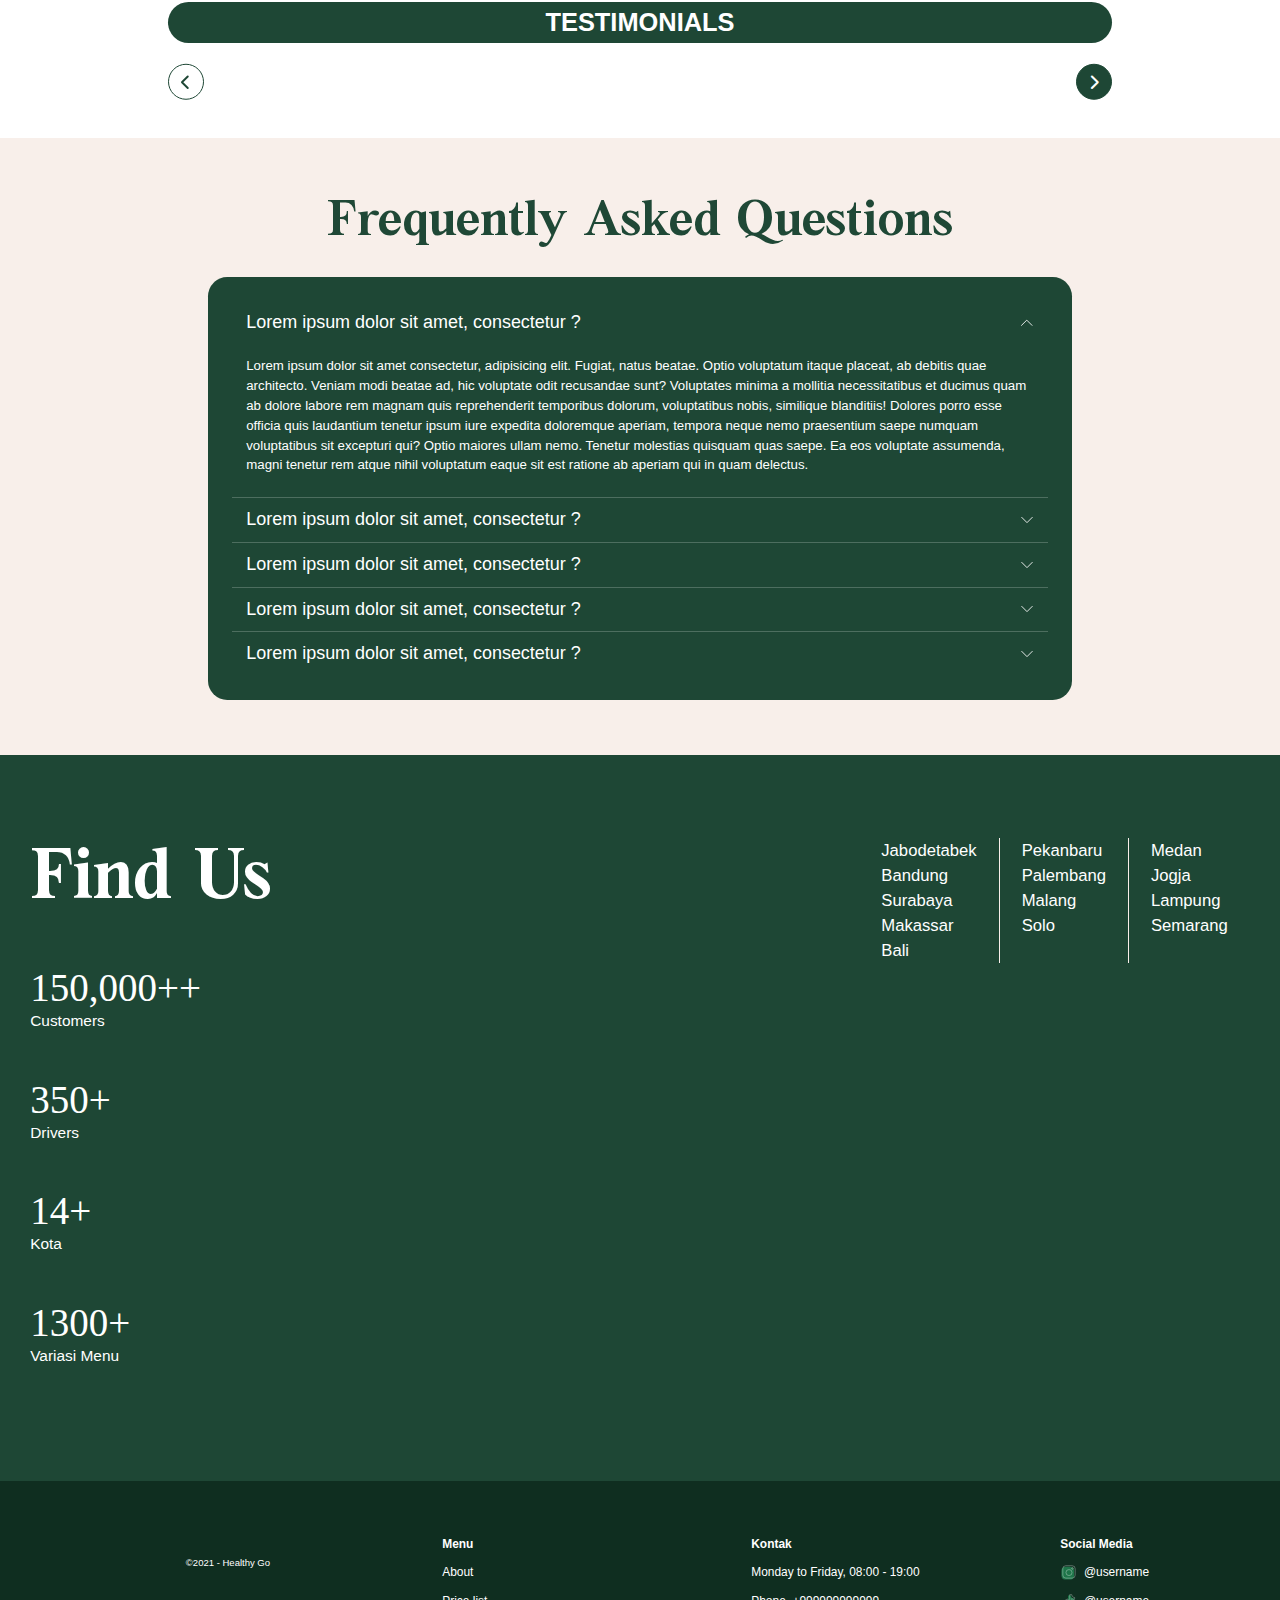
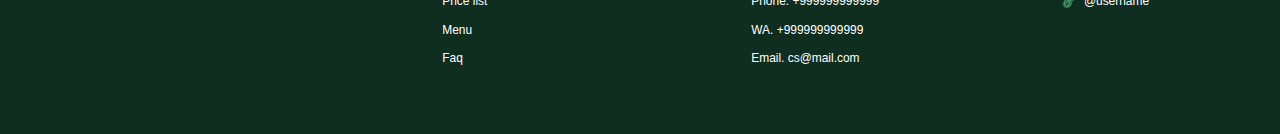
<file: diabet-kolestrol.html>
<!DOCTYPE html>
<html lang="id">
<head>
    <meta charset="UTF-8">
    <meta name="viewport" content="width=device-width, initial-scale=1.0">
    <meta name="description" content="Pilihan Diet Catering Terbaik Untuk Kamu!">
    <meta name="keywords" content="TOP BRAND,HEALTHY CATERING">
    <link rel="icon" href="favicon.ico" type="image/x-icon">
    <link rel="shortcut icon" href="favicon.ico" type="image/x-icon">
    <title>Healthy Go - Diabet kolestrol</title>

    <!-- .............. stylesheets .............. -->
    <link rel="stylesheet" href="assets/css/bootstrap.min.css">
    <link rel="stylesheet" href="assets/css/style.css">
    <link rel="stylesheet" href="assets/css/owl.carousel.min.css">
    <link rel="stylesheet" href="assets/css/fontawesom.min.css">
</head>
<body>
    <!-- _______________ start header area  _______________ -->
    <header class="header sticky-top">
        <div class="container container_lg">
            <nav class="navbar navbar-expand-xl d-flex justify-content-between py-0">
                <a class="navbar-brand py-0" href="index.html">
                    <img class="header_logo" src="assets/img/healthy-go.webp" alt="healthy go">
                </a>
                <div class="header_backDrop"></div>
                <div class="header_navContent" id="header_navContent">
                    <button class="navbar-toggler fs_md2 py-2 menu_toggleBtn d-xl-none ms-auto" type="button" aria-label="Menu close button">
                        <i class="fa-solid fa-xmark"></i>
                    </button>
                    <ul class="navbar-nav">
                        <li class="nav-item">
                            <a class="nav-link active" href="index.html">Home</a>
                        </li>
                        <li class="nav-item">
                            <a class="nav-link" href="about-us.html">About Us</a>
                        </li>
                        <li class="nav-item">
                            <a class="nav-link" href="price-list.html">Price list</a>
                        </li>
                        <li class="nav-item">
                            <a class="nav-link" href="menu.html">Menu</a>
                        </li>
                        <li class="nav-item">
                            <a class="nav-link" href="faq.html">FAQ</a>
                        </li>
                        <li class="nav-item d-xl-none">
                            <a class="btn btn-primary rounded-pill w-100" href="#">Order Now</a>
                        </li>
                    </ul>
                </div>
                <div class="d-none d-xl-block">
                    <a class="btn btn-primary rounded-pill" href="#">Order Now</a>
                </div>
                <button class="navbar-toggler menu_toggleBtn" type="button" aria-label="Menu open button">
                    <i class="fa-solid fa-bars"></i>
                </button>
            </nav>
        </div>
    </header>
    <!-- _______________ end header area  _______________ -->

    <!-- _______________ start main area  _______________ -->
    <main class="main">

        <!-- ... start hero section ... -->
        <section class="hero-section hero-section-2">
            <div class="container position-relative">
                <div class="row">
                    <div class="col-lg-6 order-2 order-lg-1">
                        <div class="hero-content">
                            <h1 class="hero-title fs_88">Solusi Makan Sehat untuk Diabetes dan Kolesterol !</h1>
                            <p class="hero-description mb-4">Healthy Go menyediakan menu tinggi serat, rendah lemak, dan indeks glikemik rendah untuk mengelola diabetes dan kolesterol.</p>
                            <div>
                                <a class="btn btn-secondary btn_2 rounded-pill" href="#">Klik untuk Konsultasi Gratis!</a>
                            </div>
                        </div>
                    </div>
                    <div class="col-lg-6 order-1 order-lg-2">
                        <div class="hero-image-box">
                            <picture>
                                <source media="(min-width:576px)" srcset="assets/img/diabet-kolestrol/hero-img.webp">
                                <img class="hero-image img-fluid w-100" src="assets/img/diabet-kolestrol/hero-img-sm.webp" alt="hero image">
                            </picture>
                        </div>
                    </div>
                </div>
            </div>
        </section>
        <!-- ... end hero section ... -->

        <!-- ... start customer info section ... -->
        <section class="customer-info-section bg_primary">
            <div class="container">
                <div class="d-flex align-items-start align-items-lg-center">
                    <img class="customers-image" src="assets/img/home/customers.webp" alt="customers">
            
                    <div class="customer-info-content">
                        <div class="customer-count">
                            <span>150,000+</span> <span>PELANGGAN</span>
                        </div>
                        <div class="customer-description">telah berhasil diet bersama Healthy Go</div>
                    </div>
                </div>
            </div>
        </section>
        <!-- ... end customer info section ... -->

        <!-- ... start Kenapa Makan Sehat Bareng Healthy Go .. section ... -->
        <section class="reason-section">
            <div class="container">
                <div class="row">
                    <div class="col-md-5">
                        <div>
                            <picture>
                                <source media="(min-width:768px)" srcset="assets/img/diabet-kolestrol/food.webp">
                                <img class="img-fluid w-100" src="assets/img/diabet-kolestrol/food-sm.webp" alt="meal" loading="lazy">
                            </picture>
                        </div>
                    </div>
                    <div class="col-md-7">
                        <div class="reason-content">
                            <h2 class="reason-section-title"> Kenapa Makan Sehat Bareng Healthy Go Bisa Atasi Diabetes & Kolestrol?</h2>
                            <ul class="reason-items">
                                <li class="reason-item">
                                    <div>
                                        <img class="reason-icon" src="assets/img/diabet-kolestrol/icon-1.webp" alt="icon" loading="lazy">
                                    </div>
                                    <div>
                                        <h3 class="reason-title">Personalisasi Menu:</h3>
                                        <p class="reason-description">Menu tinggi serat dan rendah lemak.</p>
                                    </div>
                                </li>
                                <li class="reason-item">
                                    <div>
                                        <img class="reason-icon" src="assets/img/diabet-kolestrol/icon-2.webp" alt="icon" loading="lazy">
                                    </div>
                                    <div>
                                        <h3 class="reason-title">Indeks Glikemik Rendah:</h3>
                                        <p class="reason-description">Bantu kelola diabetes dan kolestrol.</p>
                                    </div>
                                </li>
                                <li class="reason-item">
                                    <div>
                                        <img class="reason-icon" src="assets/img/diabet-kolestrol/icon-3.webp" alt="icon" loading="lazy">
                                    </div>
                                    <div>
                                        <h3 class="reason-title">Nutritionist Approved:</h3>
                                        <p class="reason-description">Makanan dikontrol langsung oleh ahli gizi.</p>
                                    </div>
                                </li>
                            </ul>
                        </div>
                    </div>
                </div>
            </div>
        </section>
        <!-- ... end Kenapa Makan Sehat Bareng Healthy Go .. section ... -->

        <!-- ... start Why Healthy Go section ... -->
        <section class="why-healthy-go">
            <div class="container">
                <h2 class="healthy-go-title fs_93 text-center"> Why Healthy Go</h2>
                <div class="healthy-go-benefits row justify-content-lg-end">
                    <div class="col-sm-6 col-lg-4">
                        <div class="healthy-go-benefit">
                            <img src="assets/img/home/benefit-1.webp" alt="benefit" loading="lazy">
                            <h3>
                                TOP BRAND NO 1 HEALTHY CATERING
                            </h3>
                            <p>
                                Di tahun 2024, Healthy Go berhasil meraih penghargaan <b> #1 Top Brand Awards sebagai diet catering terbaik.</b>
                            </p>
                        </div>
                    </div>
                    <div class="col-sm-6 col-lg-4">
                        <div class="healthy-go-benefit">
                            <img src="assets/img/home/benefit-2.webp" alt="benefit" loading="lazy">
                            <h3>
                                NUTRITIONIST APPROVE
                            </h3>
                            <p>
                                Dengan Healthy Go, tidak hanya menikmati makanan enak, tetapi juga mendapatkan manfaat kesehatan yang optimal. Setiap menu yang kami sajikan telah dikembangkan dan <b> diawasi langsung oleh ahli gizi.</b>
                            </p>
                        </div>
                    </div>
                    <div class="col-sm-6 col-lg-4">
                        <div class="healthy-go-benefit">
                            <img src="assets/img/home/benefit-3.webp" alt="benefit" loading="lazy">
                            <h3>
                                GARANSI TURUN BB & TELAT ANTAR
                            </h3>
                            <p>
                                Program diet Healthy Go akan membantu menurunkan berat badan dengan efektif. Kami juga berkomitmen untuk mengantarkan makanan tepat waktu setiap hari.
                            </p>
                        </div>
                    </div>
                    <div class="col-sm-6 col-lg-4">
                        <div class="healthy-go-benefit">
                            <img src="assets/img/home/benefit-4.webp" alt="benefit" loading="lazy">
                            <h3>
                                VARIAN MENU YANG MELIMPAH
                            </h3>
                            <p>
                                Di Healthy Go, kami percaya bahwa makanan sehat tidak harus membosankan. Dengan lebih dari 1300 menu, kami menghadirkan cita rasa dari berbagai penjuru dunia, mulai dari masakan Western yang kaya rasa hingga masakan Indonesia yang autentik
                            </p>
                        </div>
                    </div>
                    <div class="col-sm-6 col-lg-4">
                        <div class="healthy-go-benefit">
                            <img src="assets/img/home/benefit-5.webp" alt="benefit" loading="lazy">
                            <h3>
                                LEBIH HEMAT
                            </h3>
                            <p>
                                Layanan lebih hemat dengan pengiriman <b>GRATIS ongkir ke segala area</b> , sehingga kamu bisa menikmati makanan sehat tanpa biaya tambahan. 
                                <b>Praktis, mudah, dan hemat!</b>
                            </p>
                        </div>
                    </div>
                    <div class="col-sm-6 col-lg-4">
                        <div class="healthy-go-benefit">
                            <img src="assets/img/home/benefit-6.webp" alt="benefit" loading="lazy">
                            <h3>
                                100.000++ ORANG
                                BERHASIL DIET
                            </h3>
                            <p>
                                Sudah <span class="fw-normal">banyak customer terbantu diet enak anti ribet!</span> Kami tidak hanya menyediakan makanan sehat, tetapi juga menawarkan kemudahan dan kenyamanan yang membuat perjalanan diet kamu lebih enjoyable.
                            </p>
                        </div>
                    </div>
                    <div class="col-sm-6 col-lg-4">
                        <div class="healthy-go-benefit">
                            <img src="assets/img/home/benefit-7.webp" alt="benefit" loading="lazy">
                            <h3>
                                FLEKSIBEL
                            </h3>
                            <p>
                                <span class="fw-normal">Healthy Go menawarkan fleksibilitas dalam layanan catering!</span> Kamu bisa dengan mudah mengubah alamat pengiriman atau menghentikan sementara layanan sesuai dengan kebutuhan.
                            </p>
                        </div>
                    </div>
                </div>
            </div>
        </section>
        <!-- ... end Why Healthy Go section ... -->

        <!-- ... start Extra Info section ... -->
        <section class="extra-info-section">
            <div class="container">
                <div class="row gy-5 align-items-center">
                    <div class="col-lg-6">
                        <div class="extra-info-imgBox">
                            <picture>
                                <source media="(min-width:576px)" srcset="assets/img/home/chef.webp">
                                <img class="extra-info-img img-fluid w-100" src="assets/img/home/chef-sm.webp" alt="chef" loading="lazy">
                            </picture>
                        </div>
                    </div>
                    <div class="col-lg-6">
                        <div class="extra-info-content">
                            <h2 class="extra-info-title">Komitmen adalah memastikan setiap hidangan diproses dengan standar terbaik</h2>
                            <p class="extra-info-description">Dapur kami bukan sekadar tempat memasak, namun di sinilah kami menetapkan standar. Dengan sertifikasi ISO 22000, ISO 9001, HACCP, penghargaan Top Brand, dan kepatuhan ketat terhadap standar keamanan dan kualitas pangan tertinggi, kami memastikan setiap hidangan mencapai tingkat keunggulan dan kepercayaan yang dapat dirasakan pelanggan.</p>
                            <div>
                                <a class="btn btn-secondary rounded-pill" href="#">
                                    ORDER NOW
                                </a>
                            </div>
                        </div>
                    </div>
                </div>
            </div>
        </section>
        <!-- ... end Extra Info section ... -->

        <!-- ... start video intro section ... -->
        <section class="video-intro-section">
            <div class="container">
                <div class="row justify-content-center">
                    <div class="col-sm-10 col-md-9 col-xl-6">
                        <!-- 
                            <div class="video-box">
                                <iframe src="https://www.youtube.com/embed/YE7VzlLtp-4?si=7HiTXTtOxYcqDXqu" loading="lazy" title="introduction video"></iframe>
                            </div> 
                        -->
                        <div class="video-box" data-iframe-src="https://www.youtube.com/embed/YE7VzlLtp-4?si=7HiTXTtOxYcqDXqu">
                            <div class="video-placeholder">
                                <img class="video-thumbnail" src="assets/img/home/kitchen.webp" alt="Click to load the introduction video" loading="lazy" />
                                <button class="video-load-button" type="button" aria-label="video play">
                                    <i class="fa-solid fa-play"></i>
                                </button>
                            </div>
                        </div>
                    </div>
                </div>
            </div>
        </section>
        <!-- ... end video intro section ... -->

        <!-- ... start certificates section ... -->
        <section class="certificates-section">
            <div class="container">
                <div class="row justify-content-center">
                    <div class="col-lg-9">
                        <div class="certificate-list">
                            <img class="certificate-item" src="assets/img/home/top-brand.webp" alt="top brand" loading="lazy">
                            <img class="certificate-item" src="assets/img/home/haccp.webp" alt="haccp" loading="lazy">
                            <img class="certificate-item" src="assets/img/home/iso-1.webp" alt="iso" loading="lazy">
                            <img class="certificate-item" src="assets/img/home/iso-2.webp" alt="iso" loading="lazy">
                        </div>
                    </div>
                </div>
            </div>
        </section>
        <!-- ... end certificates section ... -->

        <!-- ... start Our Diet Programs section ... -->
        <section class="diet-programs-section">
            <div class="container">
                <h2 class="diet-programs-title text-center">
                    Our Diet Programs
                </h2>
                <div class="diet-programs-slider-wrap">
                    <div class="diet-programs-slider owl-carousel">
                        <a class="diet-program" href="#">
                            <img class="diet-program-img" src="assets/img/home/item-1.webp" alt="item" loading="lazy">
                            <div class="diet-program-content">
                                <h3 class="diet-program-title">Weight Maintenance</h3>
                                <div class="diet-program-info"><span>500 - 550 kcal/meal</span> Protein ± 25 gr</div>
                                <p class="diet-program-description">
                                    Untuk kamu yang ingin memulai pola hidup sehat dengan makan makanan yang sehat dan lezat.
                                </p>
                            </div>
                        </a>
                        <a class="diet-program" href="#">
                            <img class="diet-program-img" src="assets/img/home/item-2.webp" alt="item" loading="lazy">
                            <div class="diet-program-content">
                                <h3 class="diet-program-title">Fatloss </h3>
                                <div class="diet-program-info"><span> &lt;500 kcal/meal  </span> Protein ± 25 gr </div>
                                <p class="diet-program-description">
                                    Untuk kamu yang ingin
                                    melakukan defisit kalori dan menurunkan kadar lemak dalam tubuh tanpa mengurangi massa otot dalam tubuh.
                                </p>
                            </div>
                        </a>
                        <a class="diet-program" href="#">
                            <img class="diet-program-img" src="assets/img/home/item-3.webp" alt="item" loading="lazy">
                            <div class="diet-program-content">
                                <h3 class="diet-program-title">Lean Muscle Gain </h3>
                                <div class="diet-program-info"><span>550 - 650 kcal/ meal </span> Protein ± 50 gr </div>
                                <p class="diet-program-description">
                                    Untuk kamu yang sedang
                                    fokus  meningkatkan massa otot tubuh
                                    dengan asupan double protein.
                                </p>
                            </div>
                        </a>
                        <a class="diet-program" href="#">
                            <img class="diet-program-img" src="assets/img/home/item-4.webp" alt="item" loading="lazy">
                            <div class="diet-program-content">
                                <h3 class="diet-program-title">Diabet Cholesterol </h3>
                                <div class="diet-program-info"><span>500 - 550 kcal/ meal </span> Protein ± 30 gr </div>
                                <p class="diet-program-description">
                                    Untuk kamu yang ingin mengelola diabetes dan kolesterol dengan pola makan tinggi serat, rendah lemak, dan indeks glikemik rendah berdasarkan hasil konsultasi dengan ahli gizi Healthy Go.
                                </p>
                            </div>
                        </a>
                    </div>
                </div>
            </div>

            <div class="bottom-shape-divider">
                <svg data-name="Layer 1" xmlns="http://www.w3.org/2000/svg" viewBox="0 0 1200 120" preserveAspectRatio="none">
                    <path d="M600,112.77C268.63,112.77,0,65.52,0,7.23V120H1200V7.23C1200,65.52,931.37,112.77,600,112.77Z" class="shape-fill"></path>
                </svg>
            </div>
        </section>
        <!-- ... end Our Diet Programs section ... -->

        <!-- ... start What’s Inside Our Meal? section ... -->
        <section class="meal-info-section">
            <div class="container container_md">
                <h2 class="meal-info-section-title text-center">
                    Our Diet Programs
                </h2>
                <div class="row justify-content-center">
                    <div class="col-lg-11">
                        <div class="meal-info-box">
                            <picture>
                                <source media="(min-width:768px)" srcset="assets/img/home/meal.webp">
                                <img class="meal-info-img" src="assets/img/home/meal-sm.webp" alt="meal" loading="lazy">
                            </picture>
                            <div class="meal-info-item meal-info-item-1">
                                <h3 class="meal-info-title">Protein Hewani:</h3>
                                <p class="meal-info-details">
                                    Protein Rendah Lemak dari Ikan, Udang/Cumi, serta Ayam dan Sapi (tanpa kulit, lemak, dan tulang)
                                </p>
                            </div>
                            <div class="meal-info-item meal-info-item-2">
                                <h3 class="meal-info-title">Sayuran:</h3>
                                <p class="meal-info-details">
                                    Brokoli, Sawi, Wortel, Kangkung, dan sebagainya
                                </p>
                            </div>
                            <div class="meal-info-item meal-info-item-3">
                                <h3 class="meal-info-title">Karbohidrat Kompleks:</h3>
                                <p class="meal-info-details">
                                    Nasi Merah / Coklat, Kentang, Ubi, Roti / Mie /Pasta, Jagung, dan sebagainya
                                </p>
                            </div>
                        </div>
                    </div>
                </div>

                <div class="pt-5 mt-4">

                    <div class="meal-request">
                        <div class="row align-items-center">
                            <div class="col-6">
                                <div class="meal-request-title">
                                    Request <br>
                                    <span>KOLESTROL Program</span>
                                </div>
                            </div>
                            <div class="col-6">
                                <div class="meal-request-options">
                                    <div class="meal-request-option">
                                        <i class="fa-regular fa-circle-check"></i>
                                        <div>
                                            EXTRA SAYUR
                                        </div>
                                    </div>
                                    <div class="meal-request-option">
                                        <i class="fa-regular fa-circle-xmark"></i>
                                        <div>
                                            GORENGAN
                                        </div>
                                    </div>
                                    <div class="meal-request-option">
                                        <i class="fa-regular fa-circle-xmark"></i>
                                        <div>
                                            MAYO
                                        </div>
                                    </div>
                                    <div class="meal-request-option">
                                        <i class="fa-regular fa-circle-xmark"></i>
                                        <div>
                                            UDANG + CUMI
                                        </div>
                                    </div>
                                </div>
                            </div>
                        </div>
                    </div>

                    <div class="meal-request">
                        <div class="row align-items-center">
                            <div class="col-6">
                                <div class="meal-request-title">
                                    Request <br>
                                    <span>CHOLESTEROL Program</span>
                                </div>
                            </div>
                            <div class="col-6">
                                <div class="meal-request-options">
                                    <div class="meal-request-option">
                                        <i class="fa-regular fa-circle-check"></i>
                                        <div>
                                            EXTRA SAYUR
                                        </div>
                                    </div>
                                    <div class="meal-request-option">
                                        <i class="fa-regular fa-circle-xmark"></i>
                                        <div>
                                            Gluten
                                        </div>
                                    </div>
                                </div>
                            </div>
                        </div>
                    </div>
                </div>
            </div>
        </section>
        <!-- ... end What’s Inside Our Meal? section ... -->

        <!-- ... start testimonials section ... -->
        <section class="testimonials-section">
            <div class="container container_md">
                <h2 class="testimonials-title text-center bg_primary rounded-pill text-white py-2">
                    TESTIMONIALS
                </h2>
                <div class="owl-carousel testimonials-slider">
                    <div class="testimonial-item">
                        <img src="assets/img/home/testimonial-1.webp" alt="testimonial" loading="lazy">
                    </div>
                    <div class="testimonial-item">
                        <img src="assets/img/home/testimonial-2.webp" alt="testimonial" loading="lazy">
                    </div>
                    <div class="testimonial-item">
                        <img src="assets/img/home/testimonial-3.webp" alt="testimonial" loading="lazy">
                    </div>
                    <div class="testimonial-item">
                        <img src="assets/img/home/testimonial-4.webp" alt="testimonial" loading="lazy">
                    </div>
                    <div class="testimonial-item">
                        <img src="assets/img/home/testimonial-5.webp" alt="testimonial" loading="lazy">
                    </div>
                    <div class="testimonial-item">
                        <img src="assets/img/home/testimonial-6.webp" alt="testimonial" loading="lazy">
                    </div>
                    <div class="testimonial-item">
                        <img src="assets/img/home/testimonial-7.webp" alt="testimonial" loading="lazy">
                    </div>
                    <div class="testimonial-item">
                        <img src="assets/img/home/testimonial-8.webp" alt="testimonial" loading="lazy">
                    </div>
                    <div class="testimonial-item">
                        <img src="assets/img/home/testimonial-9.webp" alt="testimonial" loading="lazy">
                    </div>
                    <div class="testimonial-item">
                        <img src="assets/img/home/testimonial-10.webp" alt="testimonial" loading="lazy">
                    </div>
                    <div class="testimonial-item">
                        <img src="assets/img/home/testimonial-11.webp" alt="testimonial" loading="lazy">
                    </div>
                    <div class="testimonial-item">
                        <img src="assets/img/home/testimonial-12.webp" alt="testimonial" loading="lazy">
                    </div>
                    <div class="testimonial-item">
                        <img src="assets/img/home/testimonial-13.webp" alt="testimonial" loading="lazy">
                    </div>
                </div>
            </div>
        </section>
        <!-- ... end testimonials section ... -->

        <!-- ... start faq section ... -->
        <section class="faq-section">
            <div class="container container_md">
                <h2 class="faq-section-title text-center">
                    Frequently Asked Questions
                </h2>

                <div class="row justify-content-center">
                    <div class="col-lg-11">
                        <div class="accordion-box">
                            <div class="accordion accordion-flush" id="faq_accordion">
                                <div class="accordion-item">
                                    <h3 class="accordion-header">
                                        <button class="accordion-button" type="button" data-bs-toggle="collapse" data-bs-target="#accordion-1" aria-expanded="true" aria-controls="accordion-1">
                                            Lorem ipsum dolor sit amet, consectetur ?
                                        </button>
                                    </h3>
                                    <div id="accordion-1" class="accordion-collapse collapse show" data-bs-parent="#faq_accordion">
                                        <div class="accordion-body">
                                            <p>
                                                Lorem ipsum dolor sit amet consectetur, adipisicing elit. Fugiat, natus beatae. Optio voluptatum itaque placeat, ab debitis quae architecto. Veniam modi beatae ad, hic voluptate odit recusandae sunt? Voluptates minima a mollitia necessitatibus et ducimus quam ab dolore labore rem magnam quis reprehenderit temporibus dolorum, voluptatibus nobis, similique blanditiis! Dolores porro esse officia quis laudantium tenetur ipsum iure expedita doloremque aperiam, tempora neque nemo praesentium saepe numquam voluptatibus sit excepturi qui? Optio maiores ullam nemo. Tenetur molestias quisquam quas saepe. Ea eos voluptate assumenda, magni tenetur rem atque nihil voluptatum eaque sit est ratione ab aperiam qui in quam delectus.
                                            </p>
                                        </div>
                                    </div>
                                </div>
                                <div class="accordion-item">
                                    <h3 class="accordion-header">
                                        <button class="accordion-button collapsed" type="button" data-bs-toggle="collapse" data-bs-target="#accordion-2" aria-expanded="false" aria-controls="accordion-2">
                                            Lorem ipsum dolor sit amet, consectetur ?
                                        </button>
                                    </h3>
                                    <div id="accordion-2" class="accordion-collapse collapse" data-bs-parent="#faq_accordion">
                                        <div class="accordion-body">
                                            <p>
                                                Lorem ipsum dolor sit amet consectetur, adipisicing elit. Fugiat, natus beatae. Optio voluptatum itaque placeat, ab debitis quae architecto. Veniam modi beatae ad, hic voluptate odit recusandae sunt? Voluptates minima a mollitia necessitatibus et ducimus quam ab dolore labore rem magnam quis reprehenderit temporibus dolorum, voluptatibus nobis, similique blanditiis! Dolores porro esse officia quis laudantium tenetur ipsum iure expedita doloremque aperiam, tempora neque nemo praesentium saepe numquam voluptatibus sit excepturi qui? Optio maiores ullam nemo. Tenetur molestias quisquam quas saepe. Ea eos voluptate assumenda, magni tenetur rem atque nihil voluptatum eaque sit est ratione ab aperiam qui in quam delectus.
                                            </p>
                                        </div>
                                    </div>
                                </div>
                                <div class="accordion-item">
                                    <h3 class="accordion-header">
                                        <button class="accordion-button collapsed" type="button" data-bs-toggle="collapse" data-bs-target="#accordion-3" aria-expanded="false" aria-controls="accordion-3">
                                            Lorem ipsum dolor sit amet, consectetur ?
                                        </button>
                                    </h3>
                                    <div id="accordion-3" class="accordion-collapse collapse" data-bs-parent="#faq_accordion">
                                        <div class="accordion-body">
                                            <p>
                                                Lorem ipsum dolor sit amet consectetur, adipisicing elit. Fugiat, natus beatae. Optio voluptatum itaque placeat, ab debitis quae architecto. Veniam modi beatae ad, hic voluptate odit recusandae sunt? Voluptates minima a mollitia necessitatibus et ducimus quam ab dolore labore rem magnam quis reprehenderit temporibus dolorum, voluptatibus nobis, similique blanditiis! Dolores porro esse officia quis laudantium tenetur ipsum iure expedita doloremque aperiam, tempora neque nemo praesentium saepe numquam voluptatibus sit excepturi qui? Optio maiores ullam nemo. Tenetur molestias quisquam quas saepe. Ea eos voluptate assumenda, magni tenetur rem atque nihil voluptatum eaque sit est ratione ab aperiam qui in quam delectus.
                                            </p>
                                        </div>
                                    </div>
                                </div>
                                <div class="accordion-item">
                                    <h3 class="accordion-header">
                                        <button class="accordion-button collapsed" type="button" data-bs-toggle="collapse" data-bs-target="#accordion-4" aria-expanded="false" aria-controls="accordion-4">
                                            Lorem ipsum dolor sit amet, consectetur ?
                                        </button>
                                    </h3>
                                    <div id="accordion-4" class="accordion-collapse collapse" data-bs-parent="#faq_accordion">
                                        <div class="accordion-body">
                                            <p>
                                                Lorem ipsum dolor sit amet consectetur, adipisicing elit. Fugiat, natus beatae. Optio voluptatum itaque placeat, ab debitis quae architecto. Veniam modi beatae ad, hic voluptate odit recusandae sunt? Voluptates minima a mollitia necessitatibus et ducimus quam ab dolore labore rem magnam quis reprehenderit temporibus dolorum, voluptatibus nobis, similique blanditiis! Dolores porro esse officia quis laudantium tenetur ipsum iure expedita doloremque aperiam, tempora neque nemo praesentium saepe numquam voluptatibus sit excepturi qui? Optio maiores ullam nemo. Tenetur molestias quisquam quas saepe. Ea eos voluptate assumenda, magni tenetur rem atque nihil voluptatum eaque sit est ratione ab aperiam qui in quam delectus.
                                            </p>
                                        </div>
                                    </div>
                                </div>
                                <div class="accordion-item">
                                    <h3 class="accordion-header">
                                        <button class="accordion-button collapsed" type="button" data-bs-toggle="collapse" data-bs-target="#accordion-5" aria-expanded="false" aria-controls="accordion-5">
                                            Lorem ipsum dolor sit amet, consectetur ?
                                        </button>
                                    </h3>
                                    <div id="accordion-5" class="accordion-collapse collapse" data-bs-parent="#faq_accordion">
                                        <div class="accordion-body">
                                            <p>
                                                Lorem ipsum dolor sit amet consectetur, adipisicing elit. Fugiat, natus beatae. Optio voluptatum itaque placeat, ab debitis quae architecto. Veniam modi beatae ad, hic voluptate odit recusandae sunt? Voluptates minima a mollitia necessitatibus et ducimus quam ab dolore labore rem magnam quis reprehenderit temporibus dolorum, voluptatibus nobis, similique blanditiis! Dolores porro esse officia quis laudantium tenetur ipsum iure expedita doloremque aperiam, tempora neque nemo praesentium saepe numquam voluptatibus sit excepturi qui? Optio maiores ullam nemo. Tenetur molestias quisquam quas saepe. Ea eos voluptate assumenda, magni tenetur rem atque nihil voluptatum eaque sit est ratione ab aperiam qui in quam delectus.
                                            </p>
                                        </div>
                                    </div>
                                </div>
                            </div>
                        </div>
                    </div>
                </div>
            </div>
        </section>
        <!-- ... end faq section ... -->

        <!-- ... start find us section ... -->
        <section class="find-us-section">
            <div class="container">
                <div class="row gy-4">
                    <div class="col-6">
                        <h2 class="find-us-title">
                            Find Us
                        </h2>
                    </div>
                    <div class="col-6">
                        <ul class="place-list">
                            <li>
                                Jabodetabek <br>
                                Bandung <br>
                                Surabaya <br>
                                Makassar <br>
                                Bali
                            </li>
                            <li>
                                Pekanbaru <br>
                                Palembang <br>
                                Malang <br>
                                Solo
                            </li>
                            <li>
                                Medan <br>
                                Jogja <br>
                                Lampung <br>
                                Semarang
                            </li>
                        </ul>
                    </div>
                </div>
                <div class="row gy-4">
                    <div class="col-lg-3 order-2 order-lg-1">
                        <ul class="info-list">
                            <li class="info-item">
                                <img class="info-icon" src="assets/img/home/icon-customer.webp" alt="icon" loading="lazy">
                                <div class="info-value">150,000++</div>
                                <div class="info-title">Customers</div>
                            </li>
                            <li class="info-item">
                                <img class="info-icon" src="assets/img/home/icon-motorcycle.webp" alt="icon" loading="lazy">
                                <div class="info-value">350+ </div>
                                <div class="info-title">Drivers </div>
                            </li>
                            <li class="info-item">
                                <img class="info-icon" src="assets/img/home/icon-city.webp" alt="icon" loading="lazy">
                                <div class="info-value">14+ </div>
                                <div class="info-title">Kota </div>
                            </li>
                            <li class="info-item">
                                <img class="info-icon" src="assets/img/home/icon-tray.webp" alt="icon" loading="lazy">
                                <div class="info-value">1300+ </div>
                                <div class="info-title">Variasi Menu </div>
                            </li>
                        </ul>
                    </div>
                    <div class="col-lg-9 order-1 order-lg-2">
                        <picture>
                            <source media="(min-width:576px)" srcset="assets/img/home/map.webp">
                            <img class="img-fluid w-100" src="assets/img/home/map-sm.webp" alt="map" loading="lazy">
                        </picture>
                    </div>
                </div>
            </div>
        </section>
        <!-- ... end find us section ... -->
         
    </main>
    <!-- _______________ end main area  _______________ -->

    <!-- _______________ start footer area  _______________ -->
    <footer class="footer">
        <div class="container">
            <div class="row gy-3">
                <div class="col-lg-4 order-4 order-lg-1">
                    <div class="footer-col-1">
                        <a class="d-inline-block" href="index.html">
                            <img class="footer-logo" src="assets/img/healthy-go-light.svg" alt="healthy go" loading="lazy">
                        </a>
                        <div class="footer-copyright-text">&copy;2021 - Healthy Go</div>
                    </div>
                </div>
                <div class="col-lg-3 col-md-4 col-6 order-1 order-lg-2">
                    <div class="footer-col-2">
                        <div class="footer-nav-title">Menu</div>
                        <ul class="footer-nav">
                            <li class="footer-nav-item">
                                <a class="footer-nav-link" href="about.html">About</a>
                            </li>
                            <li class="footer-nav-item">
                                <a class="footer-nav-link" href="price-list.html">Price list</a>
                            </li>
                            <li class="footer-nav-item">
                                <a class="footer-nav-link" href="menu.html">Menu</a>
                            </li>
                            <li class="footer-nav-item">
                                <a class="footer-nav-link" href="faq.html">Faq</a>
                            </li>
                        </ul>
                    </div>
                </div>
                <div class="col-lg-3 col-md-5 col-6 order-2 order-lg-3">
                    <div class="footer-col-3">
                        <div class="footer-nav-title">Kontak</div>
                        <ul class="footer-nav">
                            <li class="footer-nav-item">
                                Monday to Friday, 08:00 - 19:00
                            </li>
                            <li class="footer-nav-item">
                                Phone. <a class="footer-nav-link" href="tel:+999999999999">+999999999999</a>
                            </li>
                            <li class="footer-nav-item">
                                WA. <a class="footer-nav-link" href="tel:+999999999999">+999999999999</a>
                            </li>
                            <li class="footer-nav-item">
                                Email. <a class="footer-nav-link" href="mailto:cs@mail.com">cs@mail.com</a>
                            </li>
                        </ul>
                    </div>
                </div>
                <div class="col-lg-2 col-md-3 order-3 order-lg-4">
                    <div class="footer-col-4">
                        <div class="footer-nav-title">Social Media</div>
                        <ul class="footer-nav">
                            <li class="footer-nav-item">
                                <a class="footer-nav-link" href="#"><i class="icon icon-instagram"></i> @username</a>
                            </li>
                            <li class="footer-nav-item">
                                <a class="footer-nav-link" href="#"><i class="icon icon-tiktok"></i> @username</a>
                            </li>
                        </ul>
                    </div>
                </div>
            </div>
        </div>
    </footer>
    <!-- _______________ end footer area  _______________ -->

    <!-- .............. scripts .............. -->
    <script src="assets/js/jquery-3.7.1.min.js"></script>
    <script src="assets/js/bootstrap.bundle.min.js"></script>
    <script src="assets/js/owl.carousel.min.js"></script>
    <script src="assets/js/script.js"></script>
</body>
</html>
</file>
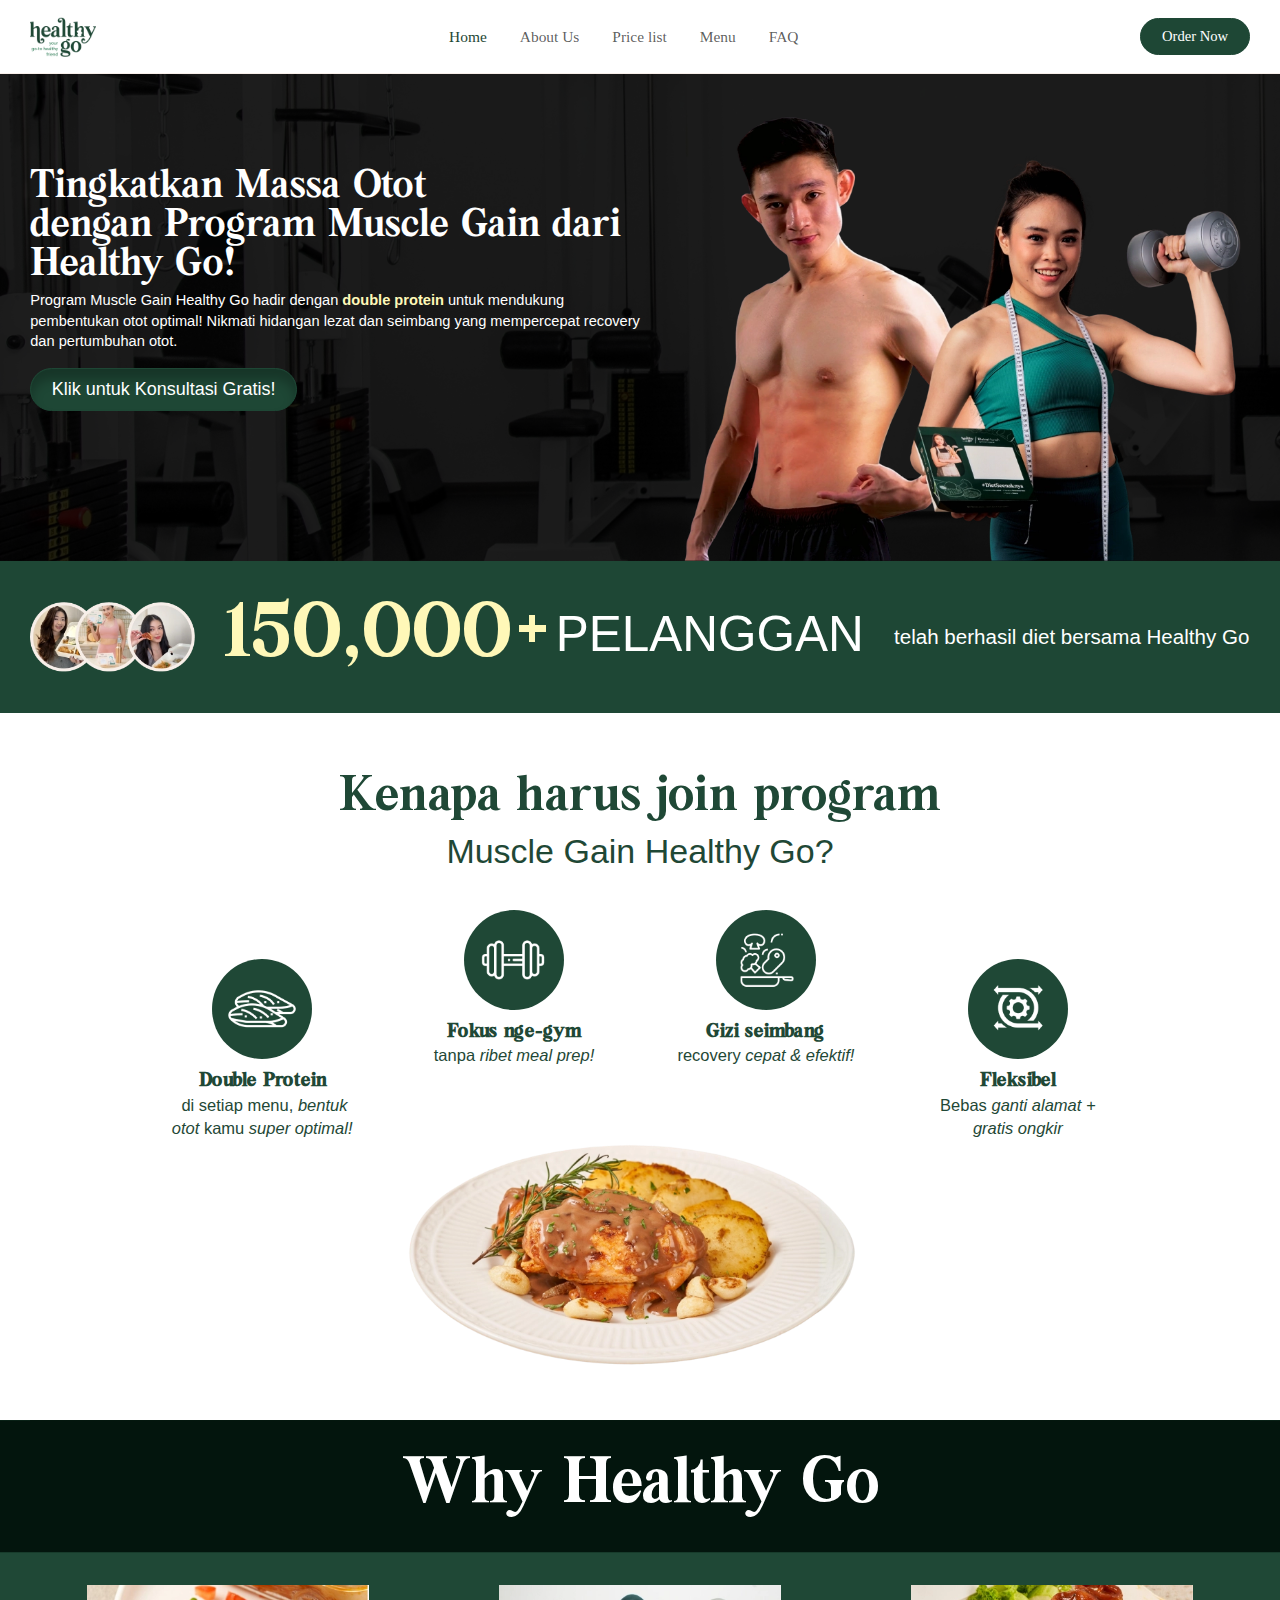
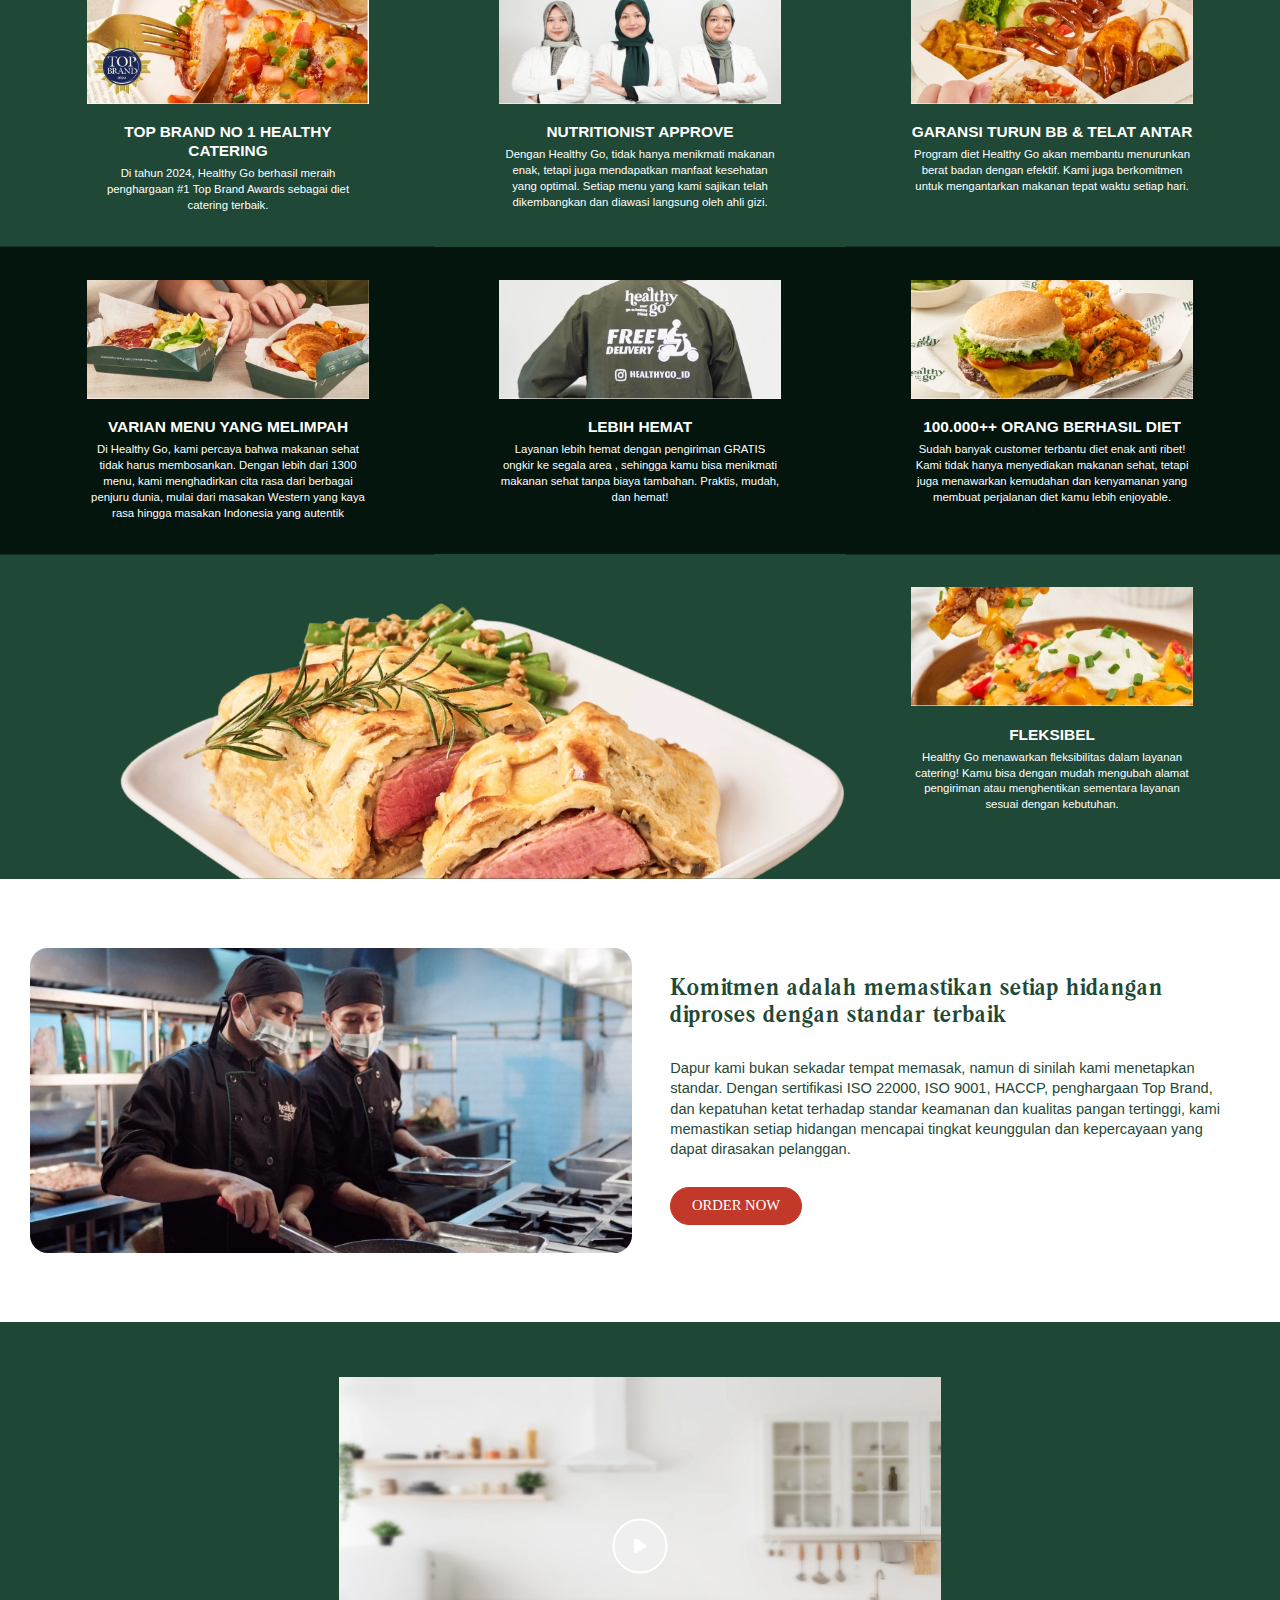
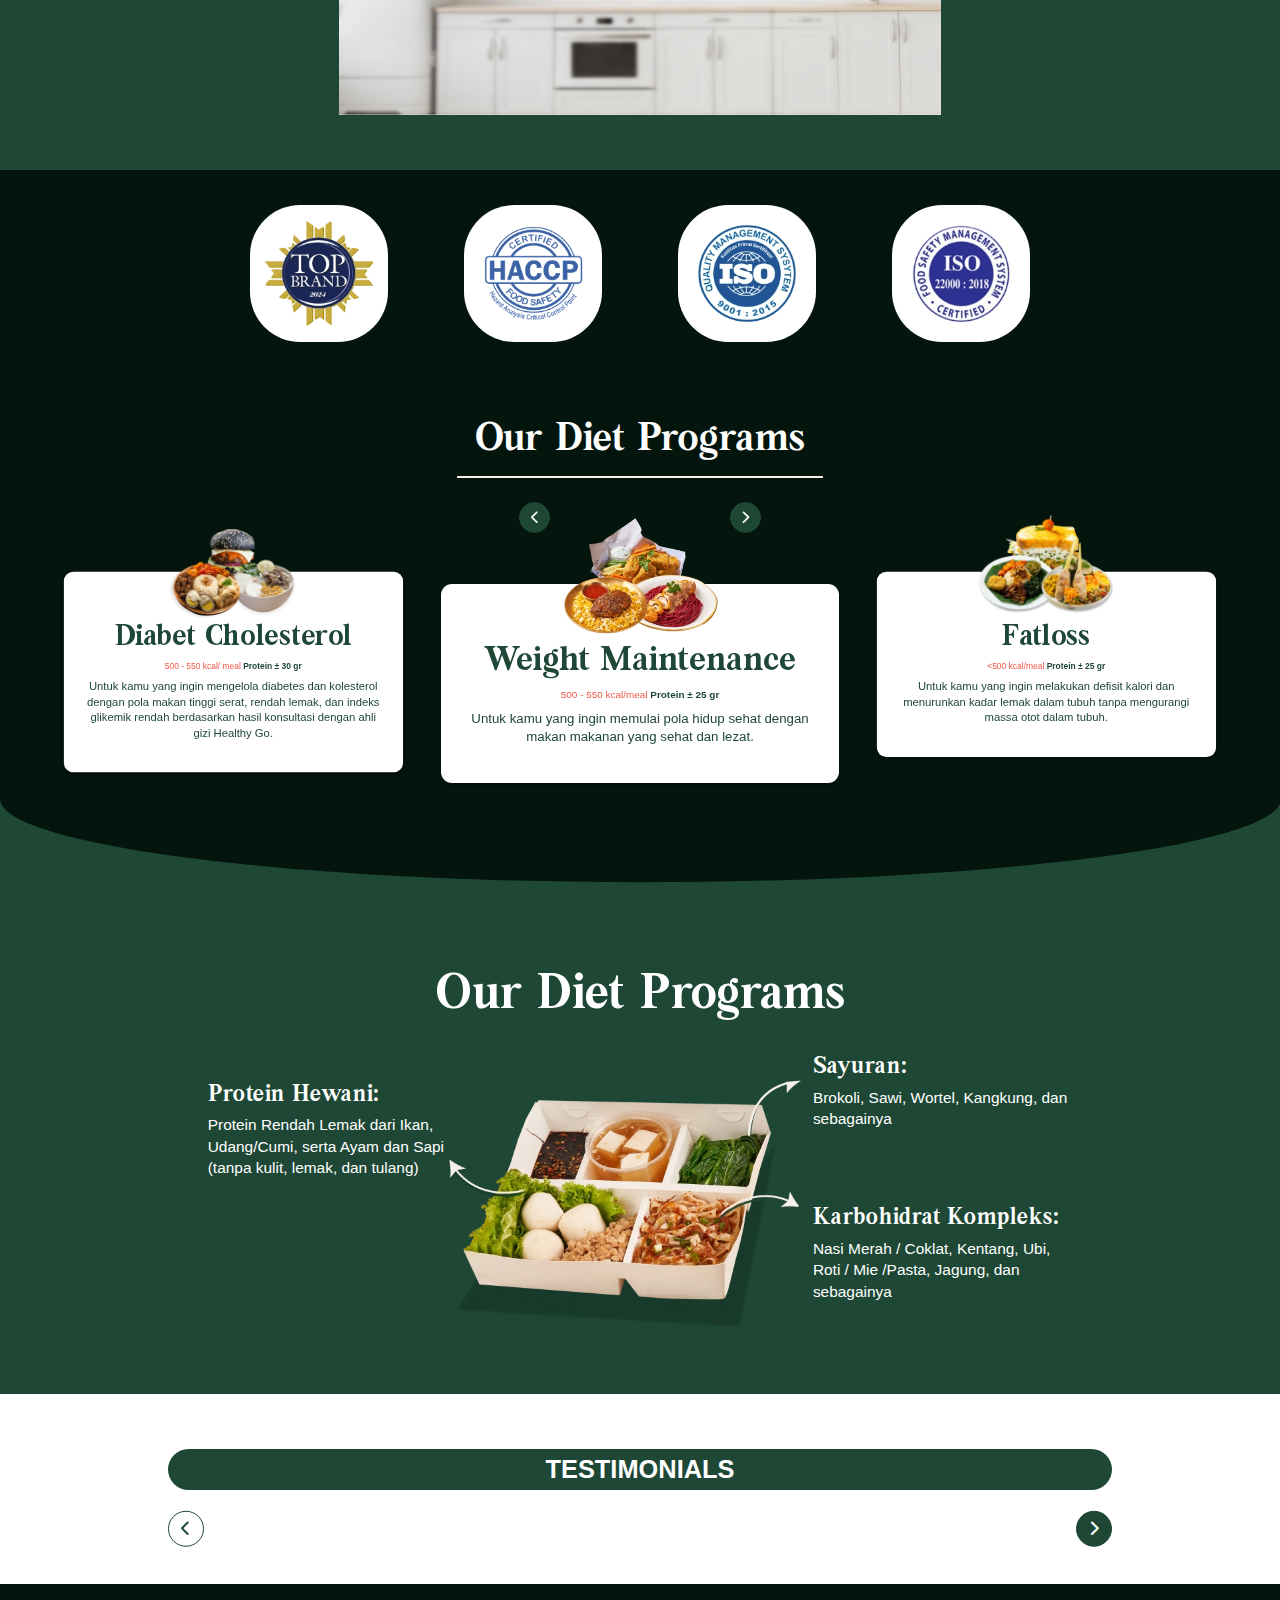
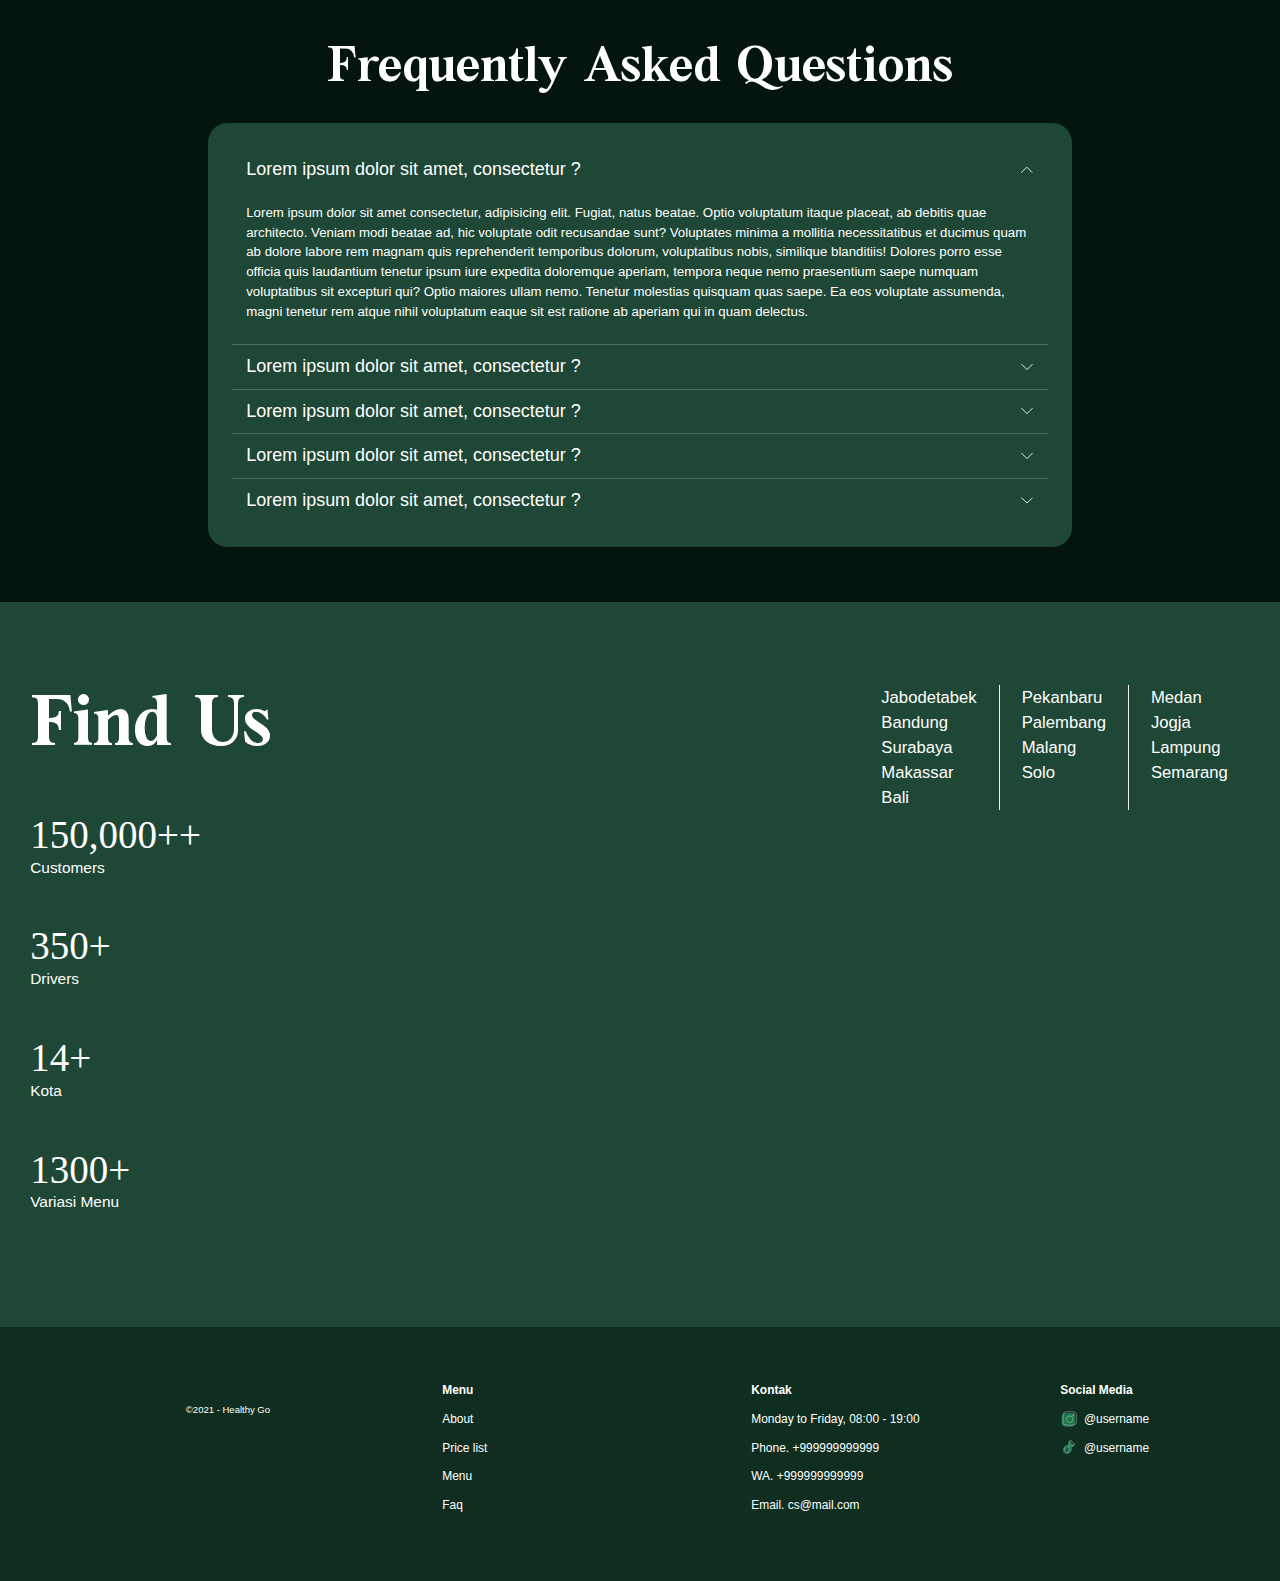
<file: lean-muscle.html>
<!DOCTYPE html>
<html lang="id">
<head>
    <meta charset="UTF-8">
    <meta name="viewport" content="width=device-width, initial-scale=1.0">
    <meta name="description" content="Pilihan Diet Catering Terbaik Untuk Kamu!">
    <meta name="keywords" content="TOP BRAND,HEALTHY CATERING">
    <link rel="icon" href="favicon.ico" type="image/x-icon">
    <link rel="shortcut icon" href="favicon.ico" type="image/x-icon">
    <title>Healthy Go - Lean Muscle</title>

    <!-- .............. stylesheets .............. -->
    <link rel="stylesheet" href="assets/css/bootstrap.min.css">
    <link rel="stylesheet" href="assets/css/style.css">
    <link rel="stylesheet" href="assets/css/owl.carousel.min.css">
    <link rel="stylesheet" href="assets/css/fontawesom.min.css">
</head>
<body>
    <!-- _______________ start header area  _______________ -->
    <header class="header sticky-top">
        <div class="container container_lg">
            <nav class="navbar navbar-expand-xl d-flex justify-content-between py-0">
                <a class="navbar-brand py-0" href="index.html">
                    <img class="header_logo" src="assets/img/healthy-go.webp" alt="healthy go">
                </a>
                <div class="header_backDrop"></div>
                <div class="header_navContent" id="header_navContent">
                    <button class="navbar-toggler fs_md2 py-2 menu_toggleBtn d-xl-none ms-auto" type="button" aria-label="Menu close button">
                        <i class="fa-solid fa-xmark"></i>
                    </button>
                    <ul class="navbar-nav">
                        <li class="nav-item">
                            <a class="nav-link active" href="index.html">Home</a>
                        </li>
                        <li class="nav-item">
                            <a class="nav-link" href="about-us.html">About Us</a>
                        </li>
                        <li class="nav-item">
                            <a class="nav-link" href="price-list.html">Price list</a>
                        </li>
                        <li class="nav-item">
                            <a class="nav-link" href="menu.html">Menu</a>
                        </li>
                        <li class="nav-item">
                            <a class="nav-link" href="faq.html">FAQ</a>
                        </li>
                        <li class="nav-item d-xl-none">
                            <a class="btn btn-primary rounded-pill w-100" href="#">Order Now</a>
                        </li>
                    </ul>
                </div>
                <div class="d-none d-xl-block">
                    <a class="btn btn-primary rounded-pill" href="#">Order Now</a>
                </div>
                <button class="navbar-toggler menu_toggleBtn" type="button" aria-label="Menu open button">
                    <i class="fa-solid fa-bars"></i>
                </button>
            </nav>
        </div>
    </header>
    <!-- _______________ end header area  _______________ -->

    <!-- _______________ start main area  _______________ -->
    <main class="main">

        <!-- ... start hero section ... -->
        <section class="hero-section hero-section-3">
            <div class="container position-relative">
                <div class="row">
                    <div class="col-lg-6 order-2 order-lg-1">
                        <div class="hero-content">
                            <h1 class="hero-title fs_56">Tingkatkan Massa Otot <br> dengan Program Muscle Gain dari Healthy Go!</h1>
                            <p class="hero-description fs_21 lh-md mb-4">
                                Program Muscle Gain Healthy Go hadir dengan <b class="c_yellow">double protein</b> untuk mendukung pembentukan otot optimal! Nikmati hidangan lezat dan 
                                seimbang yang mempercepat recovery dan pertumbuhan otot.
                            </p>
                            <div>
                                <a class="btn btn-primary btn_2 rounded-pill" href="#">Klik untuk Konsultasi Gratis!</a>
                            </div>
                        </div>
                    </div>
                    <div class="col-lg-6 order-1 order-lg-2">
                        <div class="hero-image-box">
                            <picture>
                                <source media="(min-width:576px)" srcset="assets/img/lean-muscle/hero-img.webp">
                                <img class="hero-image img-fluid w-100" src="assets/img/lean-muscle/hero-img-sm.webp" alt="hero image">
                            </picture>
                        </div>
                    </div>
                </div>
            </div>
        </section>
        <!-- ... end hero section ... -->

        <!-- ... start customer info section ... -->
        <section class="customer-info-section bg_primary">
            <div class="container">
                <div class="d-flex align-items-start align-items-lg-center">
                    <img class="customers-image" src="assets/img/home/customers.webp" alt="customers">
            
                    <div class="customer-info-content">
                        <div class="customer-count">
                            <span>150,000+</span> <span>PELANGGAN</span>
                        </div>
                        <div class="customer-description">telah berhasil diet bersama Healthy Go</div>
                    </div>
                </div>
            </div>
        </section>
        <!-- ... end customer info section ... -->

        <!-- ... start Kenapa harus join program .. section ... -->
        <section class="join-benefits-section">
            <div class="container container_md">
                <h2 class="join-benefits-title">
                    Kenapa harus join program
                </h2>
                <div class="join-benefits-subtitle">Muscle Gain Healthy Go?</div>
                
                <div class="join-benefits-box">
                    <div class="join-benefits">
                        <div class="join-benefit">
                            <div class="join-benefit-icon">
                                <img src="assets/img/lean-muscle/chicken-breast.webp" alt="chicken breast">
                            </div>
                            <h3 class="join-benefit-title">Double Protein</h3>
                            <p class="join-benefit-desc"> di setiap menu, <i>bentuk otot</i> kamu <i>super optimal!</i></p>
                        </div>
                        <div class="join-benefit">
                            <div class="join-benefit-icon">
                                <img src="assets/img/lean-muscle/dumbbell.webp" alt="dumbbell">
                            </div>
                            <h3 class="join-benefit-title">Fokus nge-gym</h3>
                            <p class="join-benefit-desc">tanpa <i>ribet meal prep!</i></p>
                        </div>
                        <div class="join-benefit">
                            <div class="join-benefit-icon">
                                <img src="assets/img/lean-muscle/cooking.webp" alt="cooking">
                            </div>
                            <h3 class="join-benefit-title">Gizi seimbang</h3>
                            <p class="join-benefit-desc">recovery <i>cepat & efektif!</i></p>
                        </div>
                        <div class="join-benefit">
                            <div class="join-benefit-icon">
                                <img src="assets/img/lean-muscle/flexibility.webp" alt="flexibility">
                            </div>
                            <h3 class="join-benefit-title">Fleksibel</h3>
                            <p class="join-benefit-desc">Bebas <i>ganti alamat + gratis ongkir</i></p>
                        </div>
                    </div>
                    <picture class="join-benefit-picture">
                        <source media="(min-width:768px)" srcset="assets/img/lean-muscle/meal.webp">
                        <img class="join-benefit-image" src="assets/img/lean-muscle/meal-sm.webp" alt="meal" loading="lazy">
                    </picture>
                </div>
            </div>
        </section>
        <!-- ... end Kenapa harus join program .. section ... -->

        <!-- ... start Why Healthy Go section ... -->
        <section class="why-healthy-go why-healthy-go-2">
            <div class="container">
                <h2 class="healthy-go-title fs_93 text-center"> Why Healthy Go</h2>
                <div class="healthy-go-benefits row justify-content-lg-end">
                    <div class="col-sm-6 col-lg-4">
                        <div class="healthy-go-benefit">
                            <img src="assets/img/home/benefit-1.webp" alt="benefit" loading="lazy">
                            <h3>
                                TOP BRAND NO 1 HEALTHY CATERING
                            </h3>
                            <p>
                                Di tahun 2024, Healthy Go berhasil meraih penghargaan <b> #1 Top Brand Awards sebagai diet catering terbaik.</b>
                            </p>
                        </div>
                    </div>
                    <div class="col-sm-6 col-lg-4">
                        <div class="healthy-go-benefit">
                            <img src="assets/img/home/benefit-2.webp" alt="benefit" loading="lazy">
                            <h3>
                                NUTRITIONIST APPROVE
                            </h3>
                            <p>
                                Dengan Healthy Go, tidak hanya menikmati makanan enak, tetapi juga mendapatkan manfaat kesehatan yang optimal. Setiap menu yang kami sajikan telah dikembangkan dan <b> diawasi langsung oleh ahli gizi.</b>
                            </p>
                        </div>
                    </div>
                    <div class="col-sm-6 col-lg-4">
                        <div class="healthy-go-benefit">
                            <img src="assets/img/home/benefit-3.webp" alt="benefit" loading="lazy">
                            <h3>
                                GARANSI TURUN BB & TELAT ANTAR
                            </h3>
                            <p>
                                Program diet Healthy Go akan membantu menurunkan berat badan dengan efektif. Kami juga berkomitmen untuk mengantarkan makanan tepat waktu setiap hari.
                            </p>
                        </div>
                    </div>
                    <div class="col-sm-6 col-lg-4">
                        <div class="healthy-go-benefit">
                            <img src="assets/img/home/benefit-4.webp" alt="benefit" loading="lazy">
                            <h3>
                                VARIAN MENU YANG MELIMPAH
                            </h3>
                            <p>
                                Di Healthy Go, kami percaya bahwa makanan sehat tidak harus membosankan. Dengan lebih dari 1300 menu, kami menghadirkan cita rasa dari berbagai penjuru dunia, mulai dari masakan Western yang kaya rasa hingga masakan Indonesia yang autentik
                            </p>
                        </div>
                    </div>
                    <div class="col-sm-6 col-lg-4">
                        <div class="healthy-go-benefit">
                            <img src="assets/img/home/benefit-5.webp" alt="benefit" loading="lazy">
                            <h3>
                                LEBIH HEMAT
                            </h3>
                            <p>
                                Layanan lebih hemat dengan pengiriman <b>GRATIS ongkir ke segala area</b> , sehingga kamu bisa menikmati makanan sehat tanpa biaya tambahan. 
                                <b>Praktis, mudah, dan hemat!</b>
                            </p>
                        </div>
                    </div>
                    <div class="col-sm-6 col-lg-4">
                        <div class="healthy-go-benefit">
                            <img src="assets/img/home/benefit-6.webp" alt="benefit" loading="lazy">
                            <h3>
                                100.000++ ORANG
                                BERHASIL DIET
                            </h3>
                            <p>
                                Sudah <span class="fw-normal">banyak customer terbantu diet enak anti ribet!</span> Kami tidak hanya menyediakan makanan sehat, tetapi juga menawarkan kemudahan dan kenyamanan yang membuat perjalanan diet kamu lebih enjoyable.
                            </p>
                        </div>
                    </div>
                    <div class="col-sm-6 col-lg-4">
                        <div class="healthy-go-benefit">
                            <img src="assets/img/home/benefit-7.webp" alt="benefit" loading="lazy">
                            <h3>
                                FLEKSIBEL
                            </h3>
                            <p>
                                <span class="fw-normal">Healthy Go menawarkan fleksibilitas dalam layanan catering!</span> Kamu bisa dengan mudah mengubah alamat pengiriman atau menghentikan sementara layanan sesuai dengan kebutuhan.
                            </p>
                        </div>
                    </div>
                </div>
            </div>
        </section>
        <!-- ... end Why Healthy Go section ... -->

        <!-- ... start Extra Info section ... -->
        <section class="extra-info-section">
            <div class="container">
                <div class="row gy-5 align-items-center">
                    <div class="col-lg-6">
                        <div class="extra-info-imgBox">
                            <picture>
                                <source media="(min-width:576px)" srcset="assets/img/home/chef.webp">
                                <img class="extra-info-img img-fluid w-100" src="assets/img/home/chef-sm.webp" alt="chef" loading="lazy">
                            </picture>
                        </div>
                    </div>
                    <div class="col-lg-6">
                        <div class="extra-info-content">
                            <h2 class="extra-info-title">Komitmen adalah memastikan setiap hidangan diproses dengan standar terbaik</h2>
                            <p class="extra-info-description">Dapur kami bukan sekadar tempat memasak, namun di sinilah kami menetapkan standar. Dengan sertifikasi ISO 22000, ISO 9001, HACCP, penghargaan Top Brand, dan kepatuhan ketat terhadap standar keamanan dan kualitas pangan tertinggi, kami memastikan setiap hidangan mencapai tingkat keunggulan dan kepercayaan yang dapat dirasakan pelanggan.</p>
                            <div>
                                <a class="btn btn-secondary rounded-pill" href="#">
                                    ORDER NOW
                                </a>
                            </div>
                        </div>
                    </div>
                </div>
            </div>
        </section>
        <!-- ... end Extra Info section ... -->

        <!-- ... start video intro section ... -->
        <section class="video-intro-section">
            <div class="container">
                <div class="row justify-content-center">
                    <div class="col-sm-10 col-md-9 col-xl-6">
                        <!-- 
                            <div class="video-box">
                                <iframe src="https://www.youtube.com/embed/YE7VzlLtp-4?si=7HiTXTtOxYcqDXqu" loading="lazy" title="introduction video"></iframe>
                            </div> 
                        -->
                        <div class="video-box" data-iframe-src="https://www.youtube.com/embed/YE7VzlLtp-4?si=7HiTXTtOxYcqDXqu">
                            <div class="video-placeholder">
                                <img class="video-thumbnail" src="assets/img/home/kitchen.webp" alt="Click to load the introduction video" loading="lazy" />
                                <button class="video-load-button" type="button" aria-label="video play">
                                    <i class="fa-solid fa-play"></i>
                                </button>
                            </div>
                        </div>
                    </div>
                </div>
            </div>
        </section>
        <!-- ... end video intro section ... -->

        <!-- ... start certificates section ... -->
        <section class="certificates-section bg_dark">
            <div class="container">
                <div class="row justify-content-center">
                    <div class="col-lg-9">
                        <div class="certificate-list">
                            <img class="certificate-item" src="assets/img/home/top-brand.webp" alt="top brand" loading="lazy">
                            <img class="certificate-item" src="assets/img/home/haccp.webp" alt="haccp" loading="lazy">
                            <img class="certificate-item" src="assets/img/home/iso-1.webp" alt="iso" loading="lazy">
                            <img class="certificate-item" src="assets/img/home/iso-2.webp" alt="iso" loading="lazy">
                        </div>
                    </div>
                </div>
            </div>
        </section>
        <!-- ... end certificates section ... -->

        <!-- ... start Our Diet Programs section ... -->
        <section class="diet-programs-section diet-programs-section-2">
            <div class="container">
                <h2 class="diet-programs-title text-center">
                    Our Diet Programs
                </h2>
                <div class="diet-programs-slider-wrap">
                    <div class="diet-programs-slider owl-carousel">
                        <a class="diet-program" href="#">
                            <img class="diet-program-img" src="assets/img/home/item-1.webp" alt="item" loading="lazy">
                            <div class="diet-program-content">
                                <h3 class="diet-program-title">Weight Maintenance</h3>
                                <div class="diet-program-info"><span>500 - 550 kcal/meal</span> Protein ± 25 gr</div>
                                <p class="diet-program-description">
                                    Untuk kamu yang ingin memulai pola hidup sehat dengan makan makanan yang sehat dan lezat.
                                </p>
                            </div>
                        </a>
                        <a class="diet-program" href="#">
                            <img class="diet-program-img" src="assets/img/home/item-2.webp" alt="item" loading="lazy">
                            <div class="diet-program-content">
                                <h3 class="diet-program-title">Fatloss </h3>
                                <div class="diet-program-info"><span> &lt;500 kcal/meal  </span> Protein ± 25 gr </div>
                                <p class="diet-program-description">
                                    Untuk kamu yang ingin
                                    melakukan defisit kalori dan menurunkan kadar lemak dalam tubuh tanpa mengurangi massa otot dalam tubuh.
                                </p>
                            </div>
                        </a>
                        <a class="diet-program" href="#">
                            <img class="diet-program-img" src="assets/img/home/item-3.webp" alt="item" loading="lazy">
                            <div class="diet-program-content">
                                <h3 class="diet-program-title">Lean Muscle Gain </h3>
                                <div class="diet-program-info"><span>550 - 650 kcal/ meal </span> Protein ± 50 gr </div>
                                <p class="diet-program-description">
                                    Untuk kamu yang sedang
                                    fokus  meningkatkan massa otot tubuh
                                    dengan asupan double protein.
                                </p>
                            </div>
                        </a>
                        <a class="diet-program" href="#">
                            <img class="diet-program-img" src="assets/img/home/item-4.webp" alt="item" loading="lazy">
                            <div class="diet-program-content">
                                <h3 class="diet-program-title">Diabet Cholesterol </h3>
                                <div class="diet-program-info"><span>500 - 550 kcal/ meal </span> Protein ± 30 gr </div>
                                <p class="diet-program-description">
                                    Untuk kamu yang ingin mengelola diabetes dan kolesterol dengan pola makan tinggi serat, rendah lemak, dan indeks glikemik rendah berdasarkan hasil konsultasi dengan ahli gizi Healthy Go.
                                </p>
                            </div>
                        </a>
                    </div>
                </div>
            </div>

            <div class="bottom-shape-divider">
                <svg data-name="Layer 1" xmlns="http://www.w3.org/2000/svg" viewBox="0 0 1200 120" preserveAspectRatio="none">
                    <path d="M600,112.77C268.63,112.77,0,65.52,0,7.23V120H1200V7.23C1200,65.52,931.37,112.77,600,112.77Z" class="shape-fill"></path>
                </svg>
            </div>
        </section>
        <!-- ... end Our Diet Programs section ... -->

        <!-- ... start What’s Inside Our Meal? section ... -->
        <section class="meal-info-section">
            <div class="container container_md">
                <h2 class="meal-info-section-title text-center">
                    Our Diet Programs
                </h2>
                <div class="row justify-content-center">
                    <div class="col-lg-11">
                        <div class="meal-info-box">
                            <picture>
                                <source media="(min-width:768px)" srcset="assets/img/home/meal.webp">
                                <img class="meal-info-img" src="assets/img/home/meal-sm.webp" alt="meal" loading="lazy">
                            </picture>
                            <div class="meal-info-item meal-info-item-1">
                                <h3 class="meal-info-title">Protein Hewani:</h3>
                                <p class="meal-info-details">
                                    Protein Rendah Lemak dari Ikan, Udang/Cumi, serta Ayam dan Sapi (tanpa kulit, lemak, dan tulang)
                                </p>
                            </div>
                            <div class="meal-info-item meal-info-item-2">
                                <h3 class="meal-info-title">Sayuran:</h3>
                                <p class="meal-info-details">
                                    Brokoli, Sawi, Wortel, Kangkung, dan sebagainya
                                </p>
                            </div>
                            <div class="meal-info-item meal-info-item-3">
                                <h3 class="meal-info-title">Karbohidrat Kompleks:</h3>
                                <p class="meal-info-details">
                                    Nasi Merah / Coklat, Kentang, Ubi, Roti / Mie /Pasta, Jagung, dan sebagainya
                                </p>
                            </div>
                        </div>
                    </div>
                </div>
            </div>
        </section>
        <!-- ... end What’s Inside Our Meal? section ... -->

        <!-- ... start testimonials section ... -->
        <section class="testimonials-section">
            <div class="container container_md">
                <h2 class="testimonials-title text-center bg_primary rounded-pill text-white py-2">
                    TESTIMONIALS
                </h2>
                <div class="owl-carousel testimonials-slider">
                    <div class="testimonial-item">
                        <img src="assets/img/home/testimonial-1.webp" alt="testimonial" loading="lazy">
                    </div>
                    <div class="testimonial-item">
                        <img src="assets/img/home/testimonial-2.webp" alt="testimonial" loading="lazy">
                    </div>
                    <div class="testimonial-item">
                        <img src="assets/img/home/testimonial-3.webp" alt="testimonial" loading="lazy">
                    </div>
                    <div class="testimonial-item">
                        <img src="assets/img/home/testimonial-4.webp" alt="testimonial" loading="lazy">
                    </div>
                    <div class="testimonial-item">
                        <img src="assets/img/home/testimonial-5.webp" alt="testimonial" loading="lazy">
                    </div>
                    <div class="testimonial-item">
                        <img src="assets/img/home/testimonial-6.webp" alt="testimonial" loading="lazy">
                    </div>
                    <div class="testimonial-item">
                        <img src="assets/img/home/testimonial-7.webp" alt="testimonial" loading="lazy">
                    </div>
                    <div class="testimonial-item">
                        <img src="assets/img/home/testimonial-8.webp" alt="testimonial" loading="lazy">
                    </div>
                    <div class="testimonial-item">
                        <img src="assets/img/home/testimonial-9.webp" alt="testimonial" loading="lazy">
                    </div>
                    <div class="testimonial-item">
                        <img src="assets/img/home/testimonial-10.webp" alt="testimonial" loading="lazy">
                    </div>
                    <div class="testimonial-item">
                        <img src="assets/img/home/testimonial-11.webp" alt="testimonial" loading="lazy">
                    </div>
                    <div class="testimonial-item">
                        <img src="assets/img/home/testimonial-12.webp" alt="testimonial" loading="lazy">
                    </div>
                    <div class="testimonial-item">
                        <img src="assets/img/home/testimonial-13.webp" alt="testimonial" loading="lazy">
                    </div>
                </div>
            </div>
        </section>
        <!-- ... end testimonials section ... -->

        <!-- ... start faq section ... -->
        <section class="faq-section bg_dark">
            <div class="container container_md">
                <h2 class="faq-section-title text-center text-white">
                    Frequently Asked Questions
                </h2>

                <div class="row justify-content-center">
                    <div class="col-lg-11">
                        <div class="accordion-box">
                            <div class="accordion accordion-flush" id="faq_accordion">
                                <div class="accordion-item">
                                    <h3 class="accordion-header">
                                        <button class="accordion-button" type="button" data-bs-toggle="collapse" data-bs-target="#accordion-1" aria-expanded="true" aria-controls="accordion-1">
                                            Lorem ipsum dolor sit amet, consectetur ?
                                        </button>
                                    </h3>
                                    <div id="accordion-1" class="accordion-collapse collapse show" data-bs-parent="#faq_accordion">
                                        <div class="accordion-body">
                                            <p>
                                                Lorem ipsum dolor sit amet consectetur, adipisicing elit. Fugiat, natus beatae. Optio voluptatum itaque placeat, ab debitis quae architecto. Veniam modi beatae ad, hic voluptate odit recusandae sunt? Voluptates minima a mollitia necessitatibus et ducimus quam ab dolore labore rem magnam quis reprehenderit temporibus dolorum, voluptatibus nobis, similique blanditiis! Dolores porro esse officia quis laudantium tenetur ipsum iure expedita doloremque aperiam, tempora neque nemo praesentium saepe numquam voluptatibus sit excepturi qui? Optio maiores ullam nemo. Tenetur molestias quisquam quas saepe. Ea eos voluptate assumenda, magni tenetur rem atque nihil voluptatum eaque sit est ratione ab aperiam qui in quam delectus.
                                            </p>
                                        </div>
                                    </div>
                                </div>
                                <div class="accordion-item">
                                    <h3 class="accordion-header">
                                        <button class="accordion-button collapsed" type="button" data-bs-toggle="collapse" data-bs-target="#accordion-2" aria-expanded="false" aria-controls="accordion-2">
                                            Lorem ipsum dolor sit amet, consectetur ?
                                        </button>
                                    </h3>
                                    <div id="accordion-2" class="accordion-collapse collapse" data-bs-parent="#faq_accordion">
                                        <div class="accordion-body">
                                            <p>
                                                Lorem ipsum dolor sit amet consectetur, adipisicing elit. Fugiat, natus beatae. Optio voluptatum itaque placeat, ab debitis quae architecto. Veniam modi beatae ad, hic voluptate odit recusandae sunt? Voluptates minima a mollitia necessitatibus et ducimus quam ab dolore labore rem magnam quis reprehenderit temporibus dolorum, voluptatibus nobis, similique blanditiis! Dolores porro esse officia quis laudantium tenetur ipsum iure expedita doloremque aperiam, tempora neque nemo praesentium saepe numquam voluptatibus sit excepturi qui? Optio maiores ullam nemo. Tenetur molestias quisquam quas saepe. Ea eos voluptate assumenda, magni tenetur rem atque nihil voluptatum eaque sit est ratione ab aperiam qui in quam delectus.
                                            </p>
                                        </div>
                                    </div>
                                </div>
                                <div class="accordion-item">
                                    <h3 class="accordion-header">
                                        <button class="accordion-button collapsed" type="button" data-bs-toggle="collapse" data-bs-target="#accordion-3" aria-expanded="false" aria-controls="accordion-3">
                                            Lorem ipsum dolor sit amet, consectetur ?
                                        </button>
                                    </h3>
                                    <div id="accordion-3" class="accordion-collapse collapse" data-bs-parent="#faq_accordion">
                                        <div class="accordion-body">
                                            <p>
                                                Lorem ipsum dolor sit amet consectetur, adipisicing elit. Fugiat, natus beatae. Optio voluptatum itaque placeat, ab debitis quae architecto. Veniam modi beatae ad, hic voluptate odit recusandae sunt? Voluptates minima a mollitia necessitatibus et ducimus quam ab dolore labore rem magnam quis reprehenderit temporibus dolorum, voluptatibus nobis, similique blanditiis! Dolores porro esse officia quis laudantium tenetur ipsum iure expedita doloremque aperiam, tempora neque nemo praesentium saepe numquam voluptatibus sit excepturi qui? Optio maiores ullam nemo. Tenetur molestias quisquam quas saepe. Ea eos voluptate assumenda, magni tenetur rem atque nihil voluptatum eaque sit est ratione ab aperiam qui in quam delectus.
                                            </p>
                                        </div>
                                    </div>
                                </div>
                                <div class="accordion-item">
                                    <h3 class="accordion-header">
                                        <button class="accordion-button collapsed" type="button" data-bs-toggle="collapse" data-bs-target="#accordion-4" aria-expanded="false" aria-controls="accordion-4">
                                            Lorem ipsum dolor sit amet, consectetur ?
                                        </button>
                                    </h3>
                                    <div id="accordion-4" class="accordion-collapse collapse" data-bs-parent="#faq_accordion">
                                        <div class="accordion-body">
                                            <p>
                                                Lorem ipsum dolor sit amet consectetur, adipisicing elit. Fugiat, natus beatae. Optio voluptatum itaque placeat, ab debitis quae architecto. Veniam modi beatae ad, hic voluptate odit recusandae sunt? Voluptates minima a mollitia necessitatibus et ducimus quam ab dolore labore rem magnam quis reprehenderit temporibus dolorum, voluptatibus nobis, similique blanditiis! Dolores porro esse officia quis laudantium tenetur ipsum iure expedita doloremque aperiam, tempora neque nemo praesentium saepe numquam voluptatibus sit excepturi qui? Optio maiores ullam nemo. Tenetur molestias quisquam quas saepe. Ea eos voluptate assumenda, magni tenetur rem atque nihil voluptatum eaque sit est ratione ab aperiam qui in quam delectus.
                                            </p>
                                        </div>
                                    </div>
                                </div>
                                <div class="accordion-item">
                                    <h3 class="accordion-header">
                                        <button class="accordion-button collapsed" type="button" data-bs-toggle="collapse" data-bs-target="#accordion-5" aria-expanded="false" aria-controls="accordion-5">
                                            Lorem ipsum dolor sit amet, consectetur ?
                                        </button>
                                    </h3>
                                    <div id="accordion-5" class="accordion-collapse collapse" data-bs-parent="#faq_accordion">
                                        <div class="accordion-body">
                                            <p>
                                                Lorem ipsum dolor sit amet consectetur, adipisicing elit. Fugiat, natus beatae. Optio voluptatum itaque placeat, ab debitis quae architecto. Veniam modi beatae ad, hic voluptate odit recusandae sunt? Voluptates minima a mollitia necessitatibus et ducimus quam ab dolore labore rem magnam quis reprehenderit temporibus dolorum, voluptatibus nobis, similique blanditiis! Dolores porro esse officia quis laudantium tenetur ipsum iure expedita doloremque aperiam, tempora neque nemo praesentium saepe numquam voluptatibus sit excepturi qui? Optio maiores ullam nemo. Tenetur molestias quisquam quas saepe. Ea eos voluptate assumenda, magni tenetur rem atque nihil voluptatum eaque sit est ratione ab aperiam qui in quam delectus.
                                            </p>
                                        </div>
                                    </div>
                                </div>
                            </div>
                        </div>
                    </div>
                </div>
            </div>
        </section>
        <!-- ... end faq section ... -->

        <!-- ... start find us section ... -->
        <section class="find-us-section">
            <div class="container">
                <div class="row gy-4">
                    <div class="col-6">
                        <h2 class="find-us-title">
                            Find Us
                        </h2>
                    </div>
                    <div class="col-6">
                        <ul class="place-list">
                            <li>
                                Jabodetabek <br>
                                Bandung <br>
                                Surabaya <br>
                                Makassar <br>
                                Bali
                            </li>
                            <li>
                                Pekanbaru <br>
                                Palembang <br>
                                Malang <br>
                                Solo
                            </li>
                            <li>
                                Medan <br>
                                Jogja <br>
                                Lampung <br>
                                Semarang
                            </li>
                        </ul>
                    </div>
                </div>
                <div class="row gy-4">
                    <div class="col-lg-3 order-2 order-lg-1">
                        <ul class="info-list">
                            <li class="info-item">
                                <img class="info-icon" src="assets/img/home/icon-customer.webp" alt="icon" loading="lazy">
                                <div class="info-value">150,000++</div>
                                <div class="info-title">Customers</div>
                            </li>
                            <li class="info-item">
                                <img class="info-icon" src="assets/img/home/icon-motorcycle.webp" alt="icon" loading="lazy">
                                <div class="info-value">350+ </div>
                                <div class="info-title">Drivers </div>
                            </li>
                            <li class="info-item">
                                <img class="info-icon" src="assets/img/home/icon-city.webp" alt="icon" loading="lazy">
                                <div class="info-value">14+ </div>
                                <div class="info-title">Kota </div>
                            </li>
                            <li class="info-item">
                                <img class="info-icon" src="assets/img/home/icon-tray.webp" alt="icon" loading="lazy">
                                <div class="info-value">1300+ </div>
                                <div class="info-title">Variasi Menu </div>
                            </li>
                        </ul>
                    </div>
                    <div class="col-lg-9 order-1 order-lg-2">
                        <picture>
                            <source media="(min-width:576px)" srcset="assets/img/home/map.webp">
                            <img class="img-fluid w-100" src="assets/img/home/map-sm.webp" alt="map" loading="lazy">
                        </picture>
                    </div>
                </div>
            </div>
        </section>
        <!-- ... end find us section ... -->
         
    </main>
    <!-- _______________ end main area  _______________ -->

    <!-- _______________ start footer area  _______________ -->
    <footer class="footer">
        <div class="container">
            <div class="row gy-3">
                <div class="col-lg-4 order-4 order-lg-1">
                    <div class="footer-col-1">
                        <a class="d-inline-block" href="index.html">
                            <img class="footer-logo" src="assets/img/healthy-go-light.svg" alt="healthy go" loading="lazy">
                        </a>
                        <div class="footer-copyright-text">&copy;2021 - Healthy Go</div>
                    </div>
                </div>
                <div class="col-lg-3 col-md-4 col-6 order-1 order-lg-2">
                    <div class="footer-col-2">
                        <div class="footer-nav-title">Menu</div>
                        <ul class="footer-nav">
                            <li class="footer-nav-item">
                                <a class="footer-nav-link" href="about.html">About</a>
                            </li>
                            <li class="footer-nav-item">
                                <a class="footer-nav-link" href="price-list.html">Price list</a>
                            </li>
                            <li class="footer-nav-item">
                                <a class="footer-nav-link" href="menu.html">Menu</a>
                            </li>
                            <li class="footer-nav-item">
                                <a class="footer-nav-link" href="faq.html">Faq</a>
                            </li>
                        </ul>
                    </div>
                </div>
                <div class="col-lg-3 col-md-5 col-6 order-2 order-lg-3">
                    <div class="footer-col-3">
                        <div class="footer-nav-title">Kontak</div>
                        <ul class="footer-nav">
                            <li class="footer-nav-item">
                                Monday to Friday, 08:00 - 19:00
                            </li>
                            <li class="footer-nav-item">
                                Phone. <a class="footer-nav-link" href="tel:+999999999999">+999999999999</a>
                            </li>
                            <li class="footer-nav-item">
                                WA. <a class="footer-nav-link" href="tel:+999999999999">+999999999999</a>
                            </li>
                            <li class="footer-nav-item">
                                Email. <a class="footer-nav-link" href="mailto:cs@mail.com">cs@mail.com</a>
                            </li>
                        </ul>
                    </div>
                </div>
                <div class="col-lg-2 col-md-3 order-3 order-lg-4">
                    <div class="footer-col-4">
                        <div class="footer-nav-title">Social Media</div>
                        <ul class="footer-nav">
                            <li class="footer-nav-item">
                                <a class="footer-nav-link" href="#"><i class="icon icon-instagram"></i> @username</a>
                            </li>
                            <li class="footer-nav-item">
                                <a class="footer-nav-link" href="#"><i class="icon icon-tiktok"></i> @username</a>
                            </li>
                        </ul>
                    </div>
                </div>
            </div>
        </div>
    </footer>
    <!-- _______________ end footer area  _______________ -->

    <!-- .............. scripts .............. -->
    <script src="assets/js/jquery-3.7.1.min.js"></script>
    <script src="assets/js/bootstrap.bundle.min.js"></script>
    <script src="assets/js/owl.carousel.min.js"></script>
    <script src="assets/js/script.js"></script>
</body>
</html>
</file>
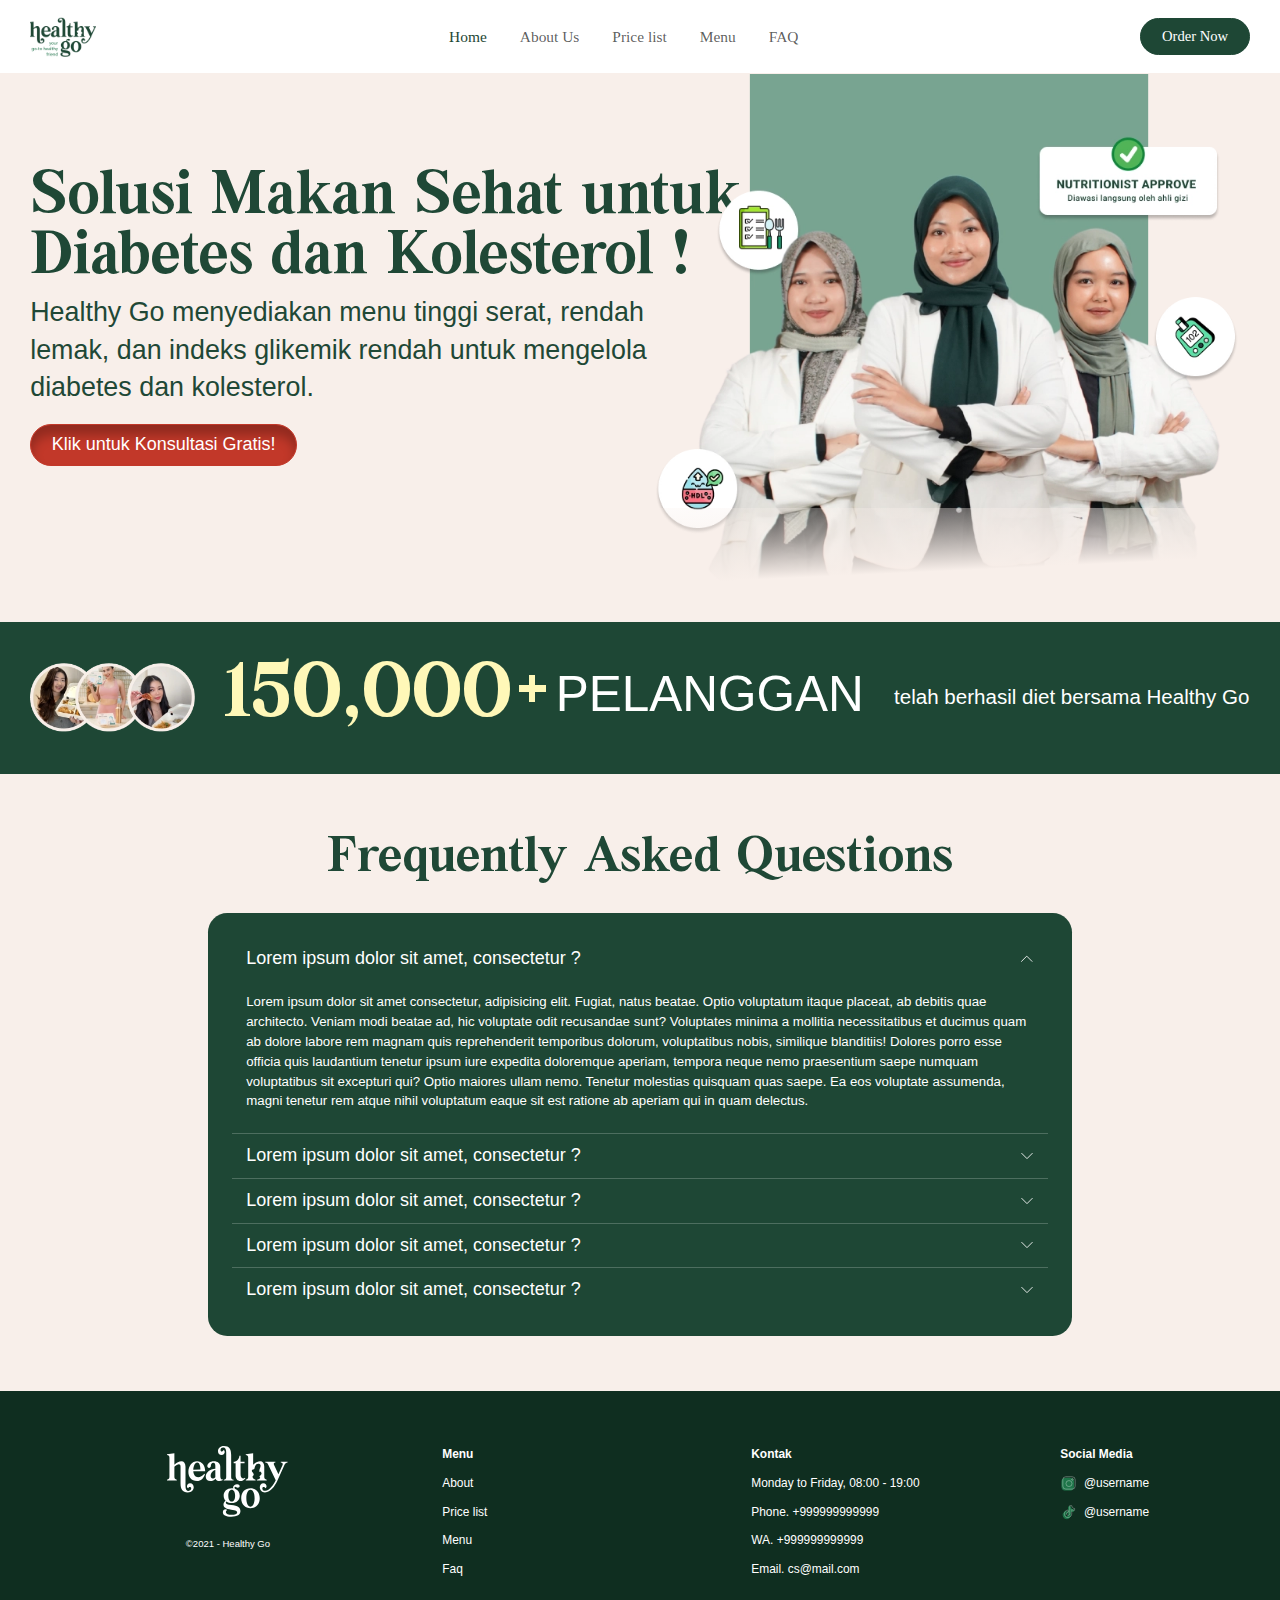
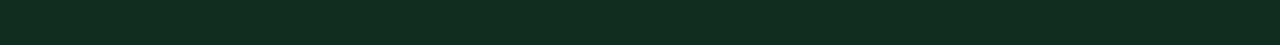
<file: tnc-diabet-kolestrol.html>
<!DOCTYPE html>
<html lang="id">
<head>
    <meta charset="UTF-8">
    <meta name="viewport" content="width=device-width, initial-scale=1.0">
    <meta name="description" content="Pilihan Diet Catering Terbaik Untuk Kamu!">
    <meta name="keywords" content="TOP BRAND,HEALTHY CATERING">
    <link rel="icon" href="favicon.ico" type="image/x-icon">
    <link rel="shortcut icon" href="favicon.ico" type="image/x-icon">
    <title>Healthy Go - Diabet kolestrol</title>

    <!-- .............. stylesheets .............. -->
    <link rel="stylesheet" href="assets/css/bootstrap.min.css">
    <link rel="stylesheet" href="assets/css/style.css">
    <link rel="stylesheet" href="assets/css/owl.carousel.min.css">
    <link rel="stylesheet" href="assets/css/fontawesom.min.css">
</head>
<body>
    <!-- _______________ start header area  _______________ -->
    <header class="header sticky-top">
        <div class="container container_lg">
            <nav class="navbar navbar-expand-xl d-flex justify-content-between py-0">
                <a class="navbar-brand py-0" href="index.html">
                    <img class="header_logo" src="assets/img/healthy-go.webp" alt="healthy go">
                </a>
                <div class="header_backDrop"></div>
                <div class="header_navContent" id="header_navContent">
                    <button class="navbar-toggler fs_md2 py-2 menu_toggleBtn d-xl-none ms-auto" type="button" aria-label="Menu close button">
                        <i class="fa-solid fa-xmark"></i>
                    </button>
                    <ul class="navbar-nav">
                        <li class="nav-item">
                            <a class="nav-link active" href="index.html">Home</a>
                        </li>
                        <li class="nav-item">
                            <a class="nav-link" href="about-us.html">About Us</a>
                        </li>
                        <li class="nav-item">
                            <a class="nav-link" href="price-list.html">Price list</a>
                        </li>
                        <li class="nav-item">
                            <a class="nav-link" href="menu.html">Menu</a>
                        </li>
                        <li class="nav-item">
                            <a class="nav-link" href="faq.html">FAQ</a>
                        </li>
                        <li class="nav-item d-xl-none">
                            <a class="btn btn-primary rounded-pill w-100" href="#">Order Now</a>
                        </li>
                    </ul>
                </div>
                <div class="d-none d-xl-block">
                    <a class="btn btn-primary rounded-pill" href="#">Order Now</a>
                </div>
                <button class="navbar-toggler menu_toggleBtn" type="button" aria-label="Menu open button">
                    <i class="fa-solid fa-bars"></i>
                </button>
            </nav>
        </div>
    </header>
    <!-- _______________ end header area  _______________ -->

    <!-- _______________ start main area  _______________ -->
    <main class="main">

        <!-- ... start hero section ... -->
        <section class="hero-section hero-section-2">
            <div class="container position-relative">
                <div class="row">
                    <div class="col-lg-6 order-2 order-lg-1">
                        <div class="hero-content">
                            <h1 class="hero-title fs_88">Solusi Makan Sehat untuk Diabetes dan Kolesterol !</h1>
                            <p class="hero-description mb-4">Healthy Go menyediakan menu tinggi serat, rendah lemak, dan indeks glikemik rendah untuk mengelola diabetes dan kolesterol.</p>
                            <div>
                                <a class="btn btn-secondary btn_2 rounded-pill" href="#">Klik untuk Konsultasi Gratis!</a>
                            </div>
                        </div>
                    </div>
                    <div class="col-lg-6 order-1 order-lg-2">
                        <div class="hero-image-box">
                            <picture>
                                <source media="(min-width:576px)" srcset="assets/img/diabet-kolestrol/hero-img.webp">
                                <img class="hero-image img-fluid w-100" src="assets/img/diabet-kolestrol/hero-img-sm.webp" alt="hero image">
                            </picture>
                        </div>
                    </div>
                </div>
            </div>
        </section>
        <!-- ... end hero section ... -->

        <!-- ... start customer info section ... -->
        <section class="customer-info-section bg_primary">
            <div class="container">
                <div class="d-flex align-items-start align-items-lg-center">
                    <img class="customers-image" src="assets/img/home/customers.webp" alt="customers">
            
                    <div class="customer-info-content">
                        <div class="customer-count">
                            <span>150,000+</span> <span>PELANGGAN</span>
                        </div>
                        <div class="customer-description">telah berhasil diet bersama Healthy Go</div>
                    </div>
                </div>
            </div>
        </section>
        <!-- ... end customer info section ... -->

        <!-- ... start faq section ... -->
        <section class="faq-section">
            <div class="container container_md">
                <h2 class="faq-section-title text-center">
                    Frequently Asked Questions
                </h2>

                <div class="row justify-content-center">
                    <div class="col-lg-11">
                        <div class="accordion-box">
                            <div class="accordion accordion-flush" id="faq_accordion">
                                <div class="accordion-item">
                                    <h3 class="accordion-header">
                                        <button class="accordion-button" type="button" data-bs-toggle="collapse" data-bs-target="#accordion-1" aria-expanded="true" aria-controls="accordion-1">
                                            Lorem ipsum dolor sit amet, consectetur ?
                                        </button>
                                    </h3>
                                    <div id="accordion-1" class="accordion-collapse collapse show" data-bs-parent="#faq_accordion">
                                        <div class="accordion-body">
                                            <p>
                                                Lorem ipsum dolor sit amet consectetur, adipisicing elit. Fugiat, natus beatae. Optio voluptatum itaque placeat, ab debitis quae architecto. Veniam modi beatae ad, hic voluptate odit recusandae sunt? Voluptates minima a mollitia necessitatibus et ducimus quam ab dolore labore rem magnam quis reprehenderit temporibus dolorum, voluptatibus nobis, similique blanditiis! Dolores porro esse officia quis laudantium tenetur ipsum iure expedita doloremque aperiam, tempora neque nemo praesentium saepe numquam voluptatibus sit excepturi qui? Optio maiores ullam nemo. Tenetur molestias quisquam quas saepe. Ea eos voluptate assumenda, magni tenetur rem atque nihil voluptatum eaque sit est ratione ab aperiam qui in quam delectus.
                                            </p>
                                        </div>
                                    </div>
                                </div>
                                <div class="accordion-item">
                                    <h3 class="accordion-header">
                                        <button class="accordion-button collapsed" type="button" data-bs-toggle="collapse" data-bs-target="#accordion-2" aria-expanded="false" aria-controls="accordion-2">
                                            Lorem ipsum dolor sit amet, consectetur ?
                                        </button>
                                    </h3>
                                    <div id="accordion-2" class="accordion-collapse collapse" data-bs-parent="#faq_accordion">
                                        <div class="accordion-body">
                                            <p>
                                                Lorem ipsum dolor sit amet consectetur, adipisicing elit. Fugiat, natus beatae. Optio voluptatum itaque placeat, ab debitis quae architecto. Veniam modi beatae ad, hic voluptate odit recusandae sunt? Voluptates minima a mollitia necessitatibus et ducimus quam ab dolore labore rem magnam quis reprehenderit temporibus dolorum, voluptatibus nobis, similique blanditiis! Dolores porro esse officia quis laudantium tenetur ipsum iure expedita doloremque aperiam, tempora neque nemo praesentium saepe numquam voluptatibus sit excepturi qui? Optio maiores ullam nemo. Tenetur molestias quisquam quas saepe. Ea eos voluptate assumenda, magni tenetur rem atque nihil voluptatum eaque sit est ratione ab aperiam qui in quam delectus.
                                            </p>
                                        </div>
                                    </div>
                                </div>
                                <div class="accordion-item">
                                    <h3 class="accordion-header">
                                        <button class="accordion-button collapsed" type="button" data-bs-toggle="collapse" data-bs-target="#accordion-3" aria-expanded="false" aria-controls="accordion-3">
                                            Lorem ipsum dolor sit amet, consectetur ?
                                        </button>
                                    </h3>
                                    <div id="accordion-3" class="accordion-collapse collapse" data-bs-parent="#faq_accordion">
                                        <div class="accordion-body">
                                            <p>
                                                Lorem ipsum dolor sit amet consectetur, adipisicing elit. Fugiat, natus beatae. Optio voluptatum itaque placeat, ab debitis quae architecto. Veniam modi beatae ad, hic voluptate odit recusandae sunt? Voluptates minima a mollitia necessitatibus et ducimus quam ab dolore labore rem magnam quis reprehenderit temporibus dolorum, voluptatibus nobis, similique blanditiis! Dolores porro esse officia quis laudantium tenetur ipsum iure expedita doloremque aperiam, tempora neque nemo praesentium saepe numquam voluptatibus sit excepturi qui? Optio maiores ullam nemo. Tenetur molestias quisquam quas saepe. Ea eos voluptate assumenda, magni tenetur rem atque nihil voluptatum eaque sit est ratione ab aperiam qui in quam delectus.
                                            </p>
                                        </div>
                                    </div>
                                </div>
                                <div class="accordion-item">
                                    <h3 class="accordion-header">
                                        <button class="accordion-button collapsed" type="button" data-bs-toggle="collapse" data-bs-target="#accordion-4" aria-expanded="false" aria-controls="accordion-4">
                                            Lorem ipsum dolor sit amet, consectetur ?
                                        </button>
                                    </h3>
                                    <div id="accordion-4" class="accordion-collapse collapse" data-bs-parent="#faq_accordion">
                                        <div class="accordion-body">
                                            <p>
                                                Lorem ipsum dolor sit amet consectetur, adipisicing elit. Fugiat, natus beatae. Optio voluptatum itaque placeat, ab debitis quae architecto. Veniam modi beatae ad, hic voluptate odit recusandae sunt? Voluptates minima a mollitia necessitatibus et ducimus quam ab dolore labore rem magnam quis reprehenderit temporibus dolorum, voluptatibus nobis, similique blanditiis! Dolores porro esse officia quis laudantium tenetur ipsum iure expedita doloremque aperiam, tempora neque nemo praesentium saepe numquam voluptatibus sit excepturi qui? Optio maiores ullam nemo. Tenetur molestias quisquam quas saepe. Ea eos voluptate assumenda, magni tenetur rem atque nihil voluptatum eaque sit est ratione ab aperiam qui in quam delectus.
                                            </p>
                                        </div>
                                    </div>
                                </div>
                                <div class="accordion-item">
                                    <h3 class="accordion-header">
                                        <button class="accordion-button collapsed" type="button" data-bs-toggle="collapse" data-bs-target="#accordion-5" aria-expanded="false" aria-controls="accordion-5">
                                            Lorem ipsum dolor sit amet, consectetur ?
                                        </button>
                                    </h3>
                                    <div id="accordion-5" class="accordion-collapse collapse" data-bs-parent="#faq_accordion">
                                        <div class="accordion-body">
                                            <p>
                                                Lorem ipsum dolor sit amet consectetur, adipisicing elit. Fugiat, natus beatae. Optio voluptatum itaque placeat, ab debitis quae architecto. Veniam modi beatae ad, hic voluptate odit recusandae sunt? Voluptates minima a mollitia necessitatibus et ducimus quam ab dolore labore rem magnam quis reprehenderit temporibus dolorum, voluptatibus nobis, similique blanditiis! Dolores porro esse officia quis laudantium tenetur ipsum iure expedita doloremque aperiam, tempora neque nemo praesentium saepe numquam voluptatibus sit excepturi qui? Optio maiores ullam nemo. Tenetur molestias quisquam quas saepe. Ea eos voluptate assumenda, magni tenetur rem atque nihil voluptatum eaque sit est ratione ab aperiam qui in quam delectus.
                                            </p>
                                        </div>
                                    </div>
                                </div>
                            </div>
                        </div>
                    </div>
                </div>
            </div>
        </section>
        <!-- ... end faq section ... -->

    </main>
    <!-- _______________ end main area  _______________ -->

    <!-- _______________ start footer area  _______________ -->
    <footer class="footer">
        <div class="container">
            <div class="row gy-3">
                <div class="col-lg-4 order-4 order-lg-1">
                    <div class="footer-col-1">
                        <a class="d-inline-block" href="index.html">
                            <img class="footer-logo" src="assets/img/healthy-go-light.svg" alt="healthy go" loading="lazy">
                        </a>
                        <div class="footer-copyright-text">&copy;2021 - Healthy Go</div>
                    </div>
                </div>
                <div class="col-lg-3 col-md-4 col-6 order-1 order-lg-2">
                    <div class="footer-col-2">
                        <div class="footer-nav-title">Menu</div>
                        <ul class="footer-nav">
                            <li class="footer-nav-item">
                                <a class="footer-nav-link" href="about.html">About</a>
                            </li>
                            <li class="footer-nav-item">
                                <a class="footer-nav-link" href="price-list.html">Price list</a>
                            </li>
                            <li class="footer-nav-item">
                                <a class="footer-nav-link" href="menu.html">Menu</a>
                            </li>
                            <li class="footer-nav-item">
                                <a class="footer-nav-link" href="faq.html">Faq</a>
                            </li>
                        </ul>
                    </div>
                </div>
                <div class="col-lg-3 col-md-5 col-6 order-2 order-lg-3">
                    <div class="footer-col-3">
                        <div class="footer-nav-title">Kontak</div>
                        <ul class="footer-nav">
                            <li class="footer-nav-item">
                                Monday to Friday, 08:00 - 19:00
                            </li>
                            <li class="footer-nav-item">
                                Phone. <a class="footer-nav-link" href="tel:+999999999999">+999999999999</a>
                            </li>
                            <li class="footer-nav-item">
                                WA. <a class="footer-nav-link" href="tel:+999999999999">+999999999999</a>
                            </li>
                            <li class="footer-nav-item">
                                Email. <a class="footer-nav-link" href="mailto:cs@mail.com">cs@mail.com</a>
                            </li>
                        </ul>
                    </div>
                </div>
                <div class="col-lg-2 col-md-3 order-3 order-lg-4">
                    <div class="footer-col-4">
                        <div class="footer-nav-title">Social Media</div>
                        <ul class="footer-nav">
                            <li class="footer-nav-item">
                                <a class="footer-nav-link" href="#"><i class="icon icon-instagram"></i> @username</a>
                            </li>
                            <li class="footer-nav-item">
                                <a class="footer-nav-link" href="#"><i class="icon icon-tiktok"></i> @username</a>
                            </li>
                        </ul>
                    </div>
                </div>
            </div>
        </div>
    </footer>
    <!-- _______________ end footer area  _______________ -->

    <!-- .............. scripts .............. -->
    <script src="assets/js/jquery-3.7.1.min.js"></script>
    <script src="assets/js/bootstrap.bundle.min.js"></script>
    <script src="assets/js/owl.carousel.min.js"></script>
    <script src="assets/js/script.js"></script>
</body>
</html>
</file>
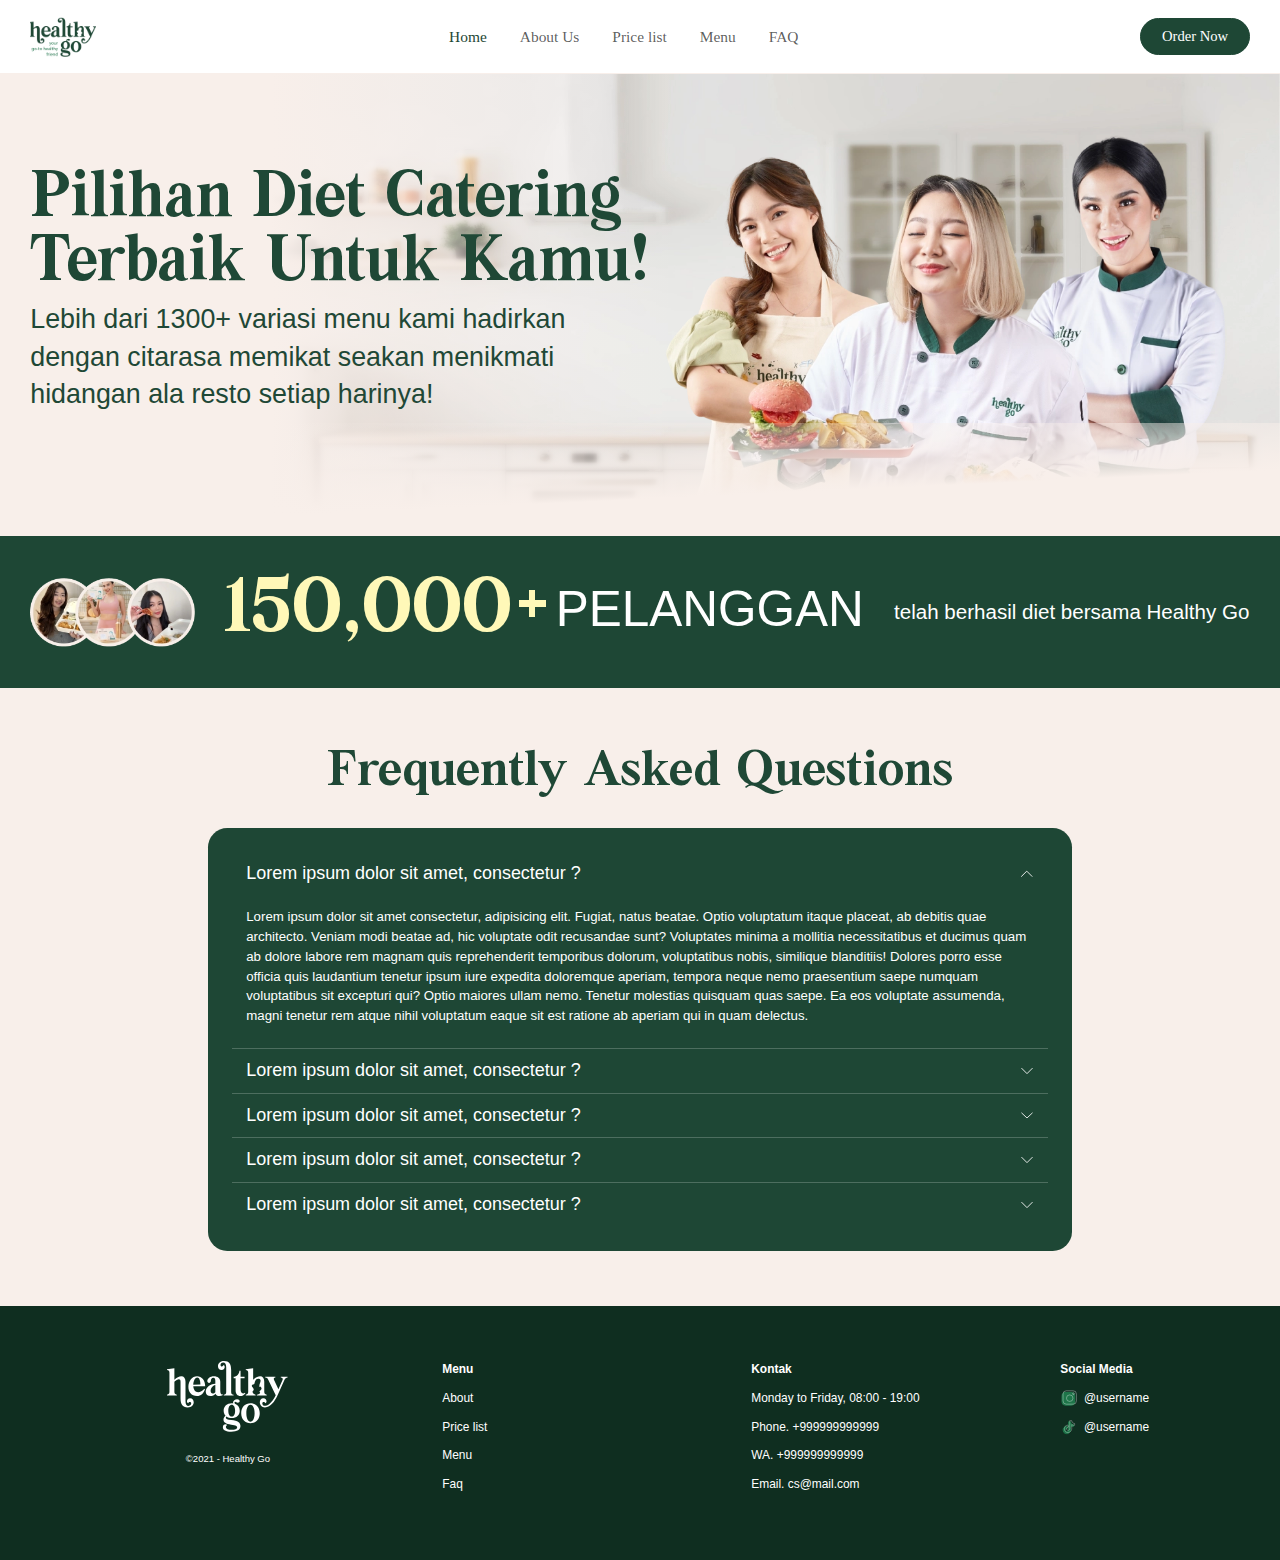
<file: tnc-index.html>
<!DOCTYPE html>
<html lang="id">
<head>
    <meta charset="UTF-8">
    <meta name="viewport" content="width=device-width, initial-scale=1.0">
    <meta name="description" content="Pilihan Diet Catering Terbaik Untuk Kamu!">
    <meta name="keywords" content="TOP BRAND,HEALTHY CATERING">
    <link rel="icon" href="favicon.ico" type="image/x-icon">
    <link rel="shortcut icon" href="favicon.ico" type="image/x-icon">
    <title>Healthy Go - Home</title>

    <!-- .............. stylesheets .............. -->
    <link rel="stylesheet" href="assets/css/bootstrap.min.css">
    <link rel="stylesheet" href="assets/css/style.css">
    <link rel="stylesheet" href="assets/css/owl.carousel.min.css">
    <link rel="stylesheet" href="assets/css/fontawesom.min.css">
</head>
<body>
    <!-- _______________ start header area  _______________ -->
    <header class="header sticky-top">
        <div class="container container_lg">
            <nav class="navbar navbar-expand-xl d-flex justify-content-between py-0">
                <a class="navbar-brand py-0" href="index.html">
                    <img class="header_logo" src="assets/img/healthy-go.webp" alt="healthy go">
                </a>
                <div class="header_backDrop"></div>
                <div class="header_navContent" id="header_navContent">
                    <button class="navbar-toggler fs_md2 py-2 menu_toggleBtn d-xl-none ms-auto" type="button" aria-label="Menu close button">
                        <i class="fa-solid fa-xmark"></i>
                    </button>
                    <ul class="navbar-nav">
                        <li class="nav-item">
                            <a class="nav-link active" href="index.html">Home</a>
                        </li>
                        <li class="nav-item">
                            <a class="nav-link" href="about-us.html">About Us</a>
                        </li>
                        <li class="nav-item">
                            <a class="nav-link" href="price-list.html">Price list</a>
                        </li>
                        <li class="nav-item">
                            <a class="nav-link" href="menu.html">Menu</a>
                        </li>
                        <li class="nav-item">
                            <a class="nav-link" href="faq.html">FAQ</a>
                        </li>
                        <li class="nav-item d-xl-none">
                            <a class="btn btn-primary rounded-pill w-100" href="#">Order Now</a>
                        </li>
                    </ul>
                </div>
                <div class="d-none d-xl-block">
                    <a class="btn btn-primary rounded-pill" href="#">Order Now</a>
                </div>
                <button class="navbar-toggler menu_toggleBtn" type="button" aria-label="Menu open button">
                    <i class="fa-solid fa-bars"></i>
                </button>
            </nav>
        </div>
    </header>
    <!-- _______________ end header area  _______________ -->

    <!-- _______________ start main area  _______________ -->
    <main class="main">

        <!-- ... start hero section ... -->
        <section class="hero-section hero-section-1">
            <div class="container position-relative">
                <div class="row">
                    <div class="col-lg-6 order-2 order-lg-1">
                        <div class="hero-content">
                            <h1 class="hero-title">Pilihan Diet Catering Terbaik Untuk Kamu!</h1>
                            <p class="hero-description">Lebih dari 1300+ variasi menu kami hadirkan dengan citarasa memikat seakan menikmati hidangan ala resto setiap harinya!</p>
                        </div>
                    </div>
                    <div class="col-lg-6 order-1 order-lg-2">
                        <div class="hero-image-box">
                            <!-- <img class="hero-image img-fluid w-100" src="assets/img/home/hero-img.webp" alt="hero"> -->
                            <picture>
                                <source media="(min-width:576px)" srcset="assets/img/home/hero-img.webp">
                                <img class="hero-image img-fluid w-100" src="assets/img/home/hero-img-sm.webp" alt="hero image">
                            </picture>
                        </div>
                    </div>
                </div>
            </div>
        </section>
        <!-- ... end hero section ... -->

        <!-- ... start customer info section ... -->
        <section class="customer-info-section bg_primary">
            <div class="container">
                <div class="d-flex align-items-start align-items-lg-center">
                    <img class="customers-image" src="assets/img/home/customers.webp" alt="customers">
            
                    <div class="customer-info-content">
                        <div class="customer-count">
                            <span>150,000+</span> <span>PELANGGAN</span>
                        </div>
                        <div class="customer-description">telah berhasil diet bersama Healthy Go</div>
                    </div>
                </div>
            </div>
        </section>
        <!-- ... end customer info section ... -->

        <!-- ... start faq section ... -->
        <section class="faq-section">
            <div class="container container_md">
                <h2 class="faq-section-title text-center">
                    Frequently Asked Questions
                </h2>

                <div class="row justify-content-center">
                    <div class="col-lg-11">
                        <div class="accordion-box">
                            <div class="accordion accordion-flush" id="faq_accordion">
                                <div class="accordion-item">
                                    <h3 class="accordion-header">
                                        <button class="accordion-button" type="button" data-bs-toggle="collapse" data-bs-target="#accordion-1" aria-expanded="true" aria-controls="accordion-1">
                                            Lorem ipsum dolor sit amet, consectetur ?
                                        </button>
                                    </h3>
                                    <div id="accordion-1" class="accordion-collapse collapse show" data-bs-parent="#faq_accordion">
                                        <div class="accordion-body">
                                            <p>
                                                Lorem ipsum dolor sit amet consectetur, adipisicing elit. Fugiat, natus beatae. Optio voluptatum itaque placeat, ab debitis quae architecto. Veniam modi beatae ad, hic voluptate odit recusandae sunt? Voluptates minima a mollitia necessitatibus et ducimus quam ab dolore labore rem magnam quis reprehenderit temporibus dolorum, voluptatibus nobis, similique blanditiis! Dolores porro esse officia quis laudantium tenetur ipsum iure expedita doloremque aperiam, tempora neque nemo praesentium saepe numquam voluptatibus sit excepturi qui? Optio maiores ullam nemo. Tenetur molestias quisquam quas saepe. Ea eos voluptate assumenda, magni tenetur rem atque nihil voluptatum eaque sit est ratione ab aperiam qui in quam delectus.
                                            </p>
                                        </div>
                                    </div>
                                </div>
                                <div class="accordion-item">
                                    <h3 class="accordion-header">
                                        <button class="accordion-button collapsed" type="button" data-bs-toggle="collapse" data-bs-target="#accordion-2" aria-expanded="false" aria-controls="accordion-2">
                                            Lorem ipsum dolor sit amet, consectetur ?
                                        </button>
                                    </h3>
                                    <div id="accordion-2" class="accordion-collapse collapse" data-bs-parent="#faq_accordion">
                                        <div class="accordion-body">
                                            <p>
                                                Lorem ipsum dolor sit amet consectetur, adipisicing elit. Fugiat, natus beatae. Optio voluptatum itaque placeat, ab debitis quae architecto. Veniam modi beatae ad, hic voluptate odit recusandae sunt? Voluptates minima a mollitia necessitatibus et ducimus quam ab dolore labore rem magnam quis reprehenderit temporibus dolorum, voluptatibus nobis, similique blanditiis! Dolores porro esse officia quis laudantium tenetur ipsum iure expedita doloremque aperiam, tempora neque nemo praesentium saepe numquam voluptatibus sit excepturi qui? Optio maiores ullam nemo. Tenetur molestias quisquam quas saepe. Ea eos voluptate assumenda, magni tenetur rem atque nihil voluptatum eaque sit est ratione ab aperiam qui in quam delectus.
                                            </p>
                                        </div>
                                    </div>
                                </div>
                                <div class="accordion-item">
                                    <h3 class="accordion-header">
                                        <button class="accordion-button collapsed" type="button" data-bs-toggle="collapse" data-bs-target="#accordion-3" aria-expanded="false" aria-controls="accordion-3">
                                            Lorem ipsum dolor sit amet, consectetur ?
                                        </button>
                                    </h3>
                                    <div id="accordion-3" class="accordion-collapse collapse" data-bs-parent="#faq_accordion">
                                        <div class="accordion-body">
                                            <p>
                                                Lorem ipsum dolor sit amet consectetur, adipisicing elit. Fugiat, natus beatae. Optio voluptatum itaque placeat, ab debitis quae architecto. Veniam modi beatae ad, hic voluptate odit recusandae sunt? Voluptates minima a mollitia necessitatibus et ducimus quam ab dolore labore rem magnam quis reprehenderit temporibus dolorum, voluptatibus nobis, similique blanditiis! Dolores porro esse officia quis laudantium tenetur ipsum iure expedita doloremque aperiam, tempora neque nemo praesentium saepe numquam voluptatibus sit excepturi qui? Optio maiores ullam nemo. Tenetur molestias quisquam quas saepe. Ea eos voluptate assumenda, magni tenetur rem atque nihil voluptatum eaque sit est ratione ab aperiam qui in quam delectus.
                                            </p>
                                        </div>
                                    </div>
                                </div>
                                <div class="accordion-item">
                                    <h3 class="accordion-header">
                                        <button class="accordion-button collapsed" type="button" data-bs-toggle="collapse" data-bs-target="#accordion-4" aria-expanded="false" aria-controls="accordion-4">
                                            Lorem ipsum dolor sit amet, consectetur ?
                                        </button>
                                    </h3>
                                    <div id="accordion-4" class="accordion-collapse collapse" data-bs-parent="#faq_accordion">
                                        <div class="accordion-body">
                                            <p>
                                                Lorem ipsum dolor sit amet consectetur, adipisicing elit. Fugiat, natus beatae. Optio voluptatum itaque placeat, ab debitis quae architecto. Veniam modi beatae ad, hic voluptate odit recusandae sunt? Voluptates minima a mollitia necessitatibus et ducimus quam ab dolore labore rem magnam quis reprehenderit temporibus dolorum, voluptatibus nobis, similique blanditiis! Dolores porro esse officia quis laudantium tenetur ipsum iure expedita doloremque aperiam, tempora neque nemo praesentium saepe numquam voluptatibus sit excepturi qui? Optio maiores ullam nemo. Tenetur molestias quisquam quas saepe. Ea eos voluptate assumenda, magni tenetur rem atque nihil voluptatum eaque sit est ratione ab aperiam qui in quam delectus.
                                            </p>
                                        </div>
                                    </div>
                                </div>
                                <div class="accordion-item">
                                    <h3 class="accordion-header">
                                        <button class="accordion-button collapsed" type="button" data-bs-toggle="collapse" data-bs-target="#accordion-5" aria-expanded="false" aria-controls="accordion-5">
                                            Lorem ipsum dolor sit amet, consectetur ?
                                        </button>
                                    </h3>
                                    <div id="accordion-5" class="accordion-collapse collapse" data-bs-parent="#faq_accordion">
                                        <div class="accordion-body">
                                            <p>
                                                Lorem ipsum dolor sit amet consectetur, adipisicing elit. Fugiat, natus beatae. Optio voluptatum itaque placeat, ab debitis quae architecto. Veniam modi beatae ad, hic voluptate odit recusandae sunt? Voluptates minima a mollitia necessitatibus et ducimus quam ab dolore labore rem magnam quis reprehenderit temporibus dolorum, voluptatibus nobis, similique blanditiis! Dolores porro esse officia quis laudantium tenetur ipsum iure expedita doloremque aperiam, tempora neque nemo praesentium saepe numquam voluptatibus sit excepturi qui? Optio maiores ullam nemo. Tenetur molestias quisquam quas saepe. Ea eos voluptate assumenda, magni tenetur rem atque nihil voluptatum eaque sit est ratione ab aperiam qui in quam delectus.
                                            </p>
                                        </div>
                                    </div>
                                </div>
                            </div>
                        </div>
                    </div>
                </div>
            </div>
        </section>
        <!-- ... end faq section ... -->
         
    </main>
    <!-- _______________ end main area  _______________ -->

    <!-- _______________ start footer area  _______________ -->
    <footer class="footer">
        <div class="container">
            <div class="row gy-3">
                <div class="col-lg-4 order-4 order-lg-1">
                    <div class="footer-col-1">
                        <a class="d-inline-block" href="index.html">
                            <img class="footer-logo" src="assets/img/healthy-go-light.svg" alt="healthy go" loading="lazy">
                        </a>
                        <div class="footer-copyright-text">&copy;2021 - Healthy Go</div>
                    </div>
                </div>
                <div class="col-lg-3 col-md-4 col-6 order-1 order-lg-2">
                    <div class="footer-col-2">
                        <div class="footer-nav-title">Menu</div>
                        <ul class="footer-nav">
                            <li class="footer-nav-item">
                                <a class="footer-nav-link" href="about.html">About</a>
                            </li>
                            <li class="footer-nav-item">
                                <a class="footer-nav-link" href="price-list.html">Price list</a>
                            </li>
                            <li class="footer-nav-item">
                                <a class="footer-nav-link" href="menu.html">Menu</a>
                            </li>
                            <li class="footer-nav-item">
                                <a class="footer-nav-link" href="faq.html">Faq</a>
                            </li>
                        </ul>
                    </div>
                </div>
                <div class="col-lg-3 col-md-5 col-6 order-2 order-lg-3">
                    <div class="footer-col-3">
                        <div class="footer-nav-title">Kontak</div>
                        <ul class="footer-nav">
                            <li class="footer-nav-item">
                                Monday to Friday, 08:00 - 19:00
                            </li>
                            <li class="footer-nav-item">
                                Phone. <a class="footer-nav-link" href="tel:+999999999999">+999999999999</a>
                            </li>
                            <li class="footer-nav-item">
                                WA. <a class="footer-nav-link" href="tel:+999999999999">+999999999999</a>
                            </li>
                            <li class="footer-nav-item">
                                Email. <a class="footer-nav-link" href="mailto:cs@mail.com">cs@mail.com</a>
                            </li>
                        </ul>
                    </div>
                </div>
                <div class="col-lg-2 col-md-3 order-3 order-lg-4">
                    <div class="footer-col-4">
                        <div class="footer-nav-title">Social Media</div>
                        <ul class="footer-nav">
                            <li class="footer-nav-item">
                                <a class="footer-nav-link" href="#"><i class="icon icon-instagram"></i> @username</a>
                            </li>
                            <li class="footer-nav-item">
                                <a class="footer-nav-link" href="#"><i class="icon icon-tiktok"></i> @username</a>
                            </li>
                        </ul>
                    </div>
                </div>
            </div>
        </div>
    </footer>
    <!-- _______________ end footer area  _______________ -->

    <!-- .............. scripts .............. -->
    <script src="assets/js/jquery-3.7.1.min.js"></script>
    <script src="assets/js/bootstrap.bundle.min.js"></script>
    <script src="assets/js/owl.carousel.min.js"></script>
    <script src="assets/js/script.js"></script>
</body>
</html>
</file>
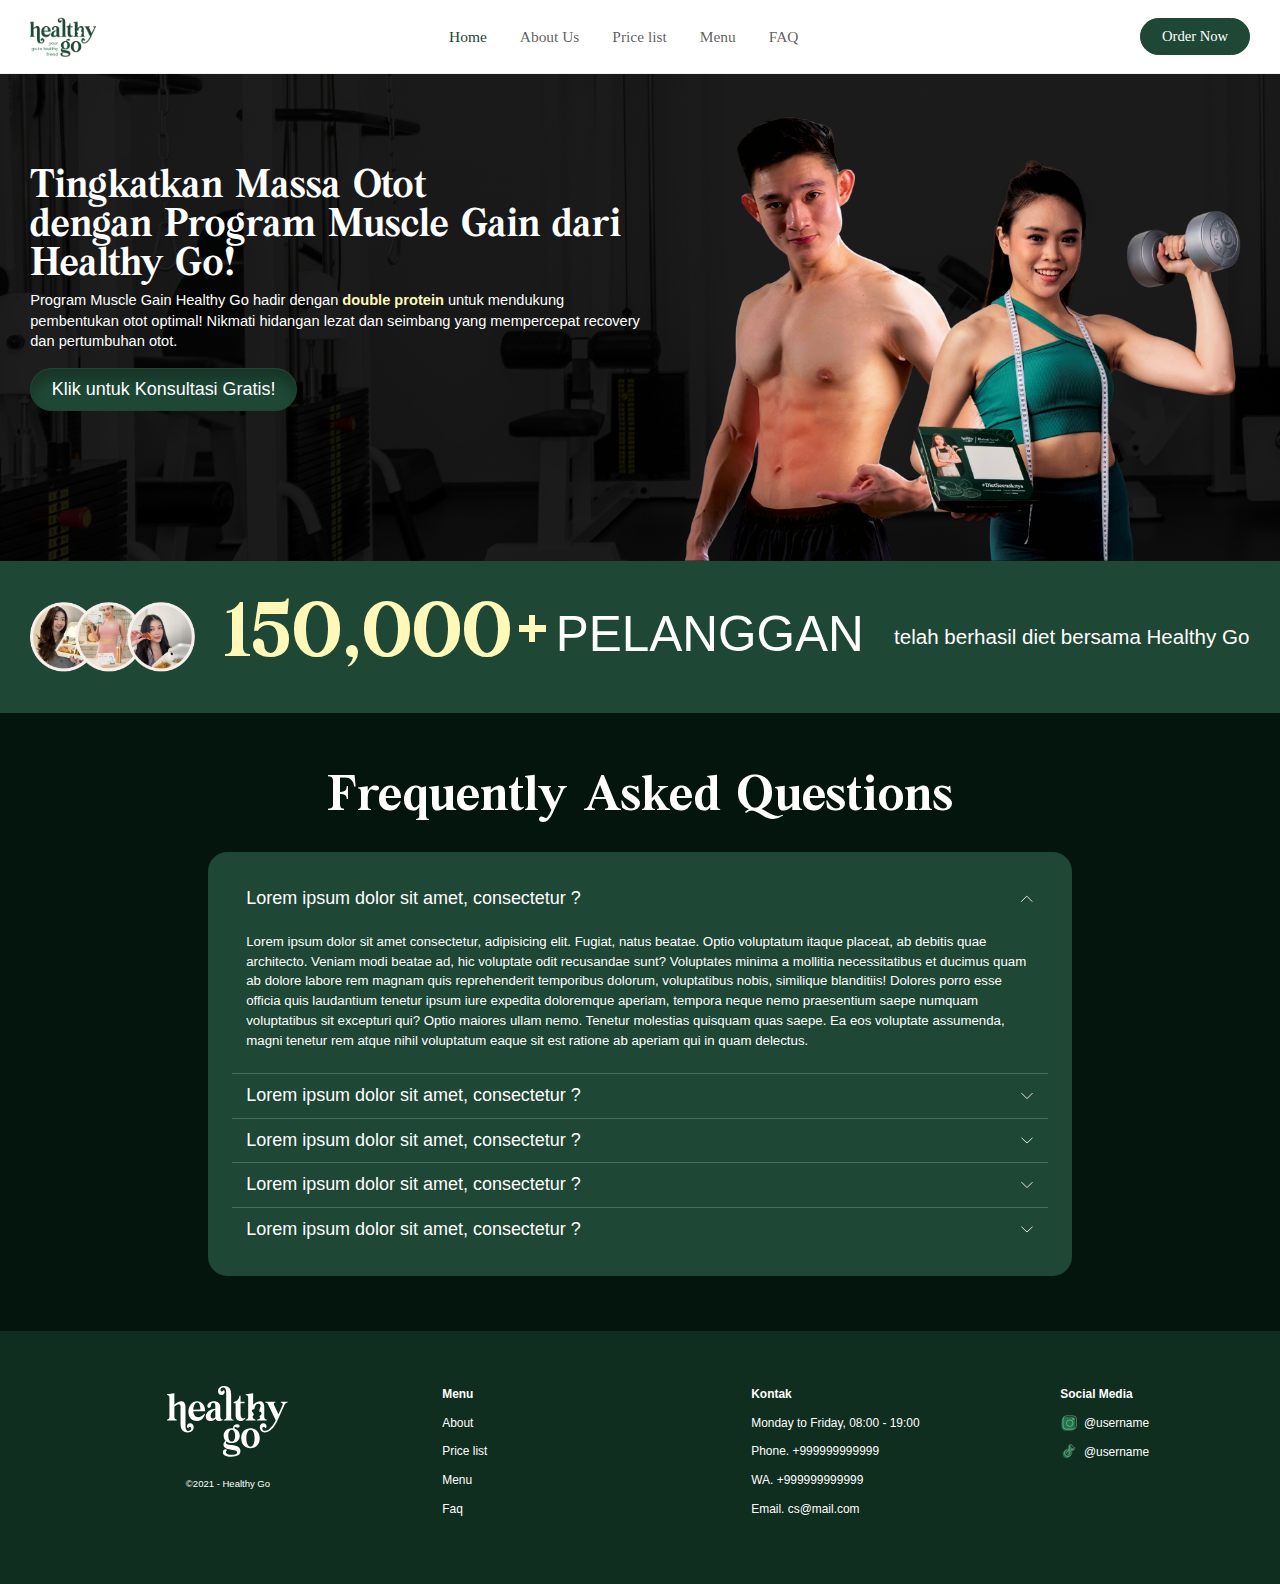
<file: tnc-lean-muscle.html>
<!DOCTYPE html>
<html lang="id">
<head>
    <meta charset="UTF-8">
    <meta name="viewport" content="width=device-width, initial-scale=1.0">
    <meta name="description" content="Pilihan Diet Catering Terbaik Untuk Kamu!">
    <meta name="keywords" content="TOP BRAND,HEALTHY CATERING">
    <link rel="icon" href="favicon.ico" type="image/x-icon">
    <link rel="shortcut icon" href="favicon.ico" type="image/x-icon">
    <title>Healthy Go - Lean Muscle</title>

    <!-- .............. stylesheets .............. -->
    <link rel="stylesheet" href="assets/css/bootstrap.min.css">
    <link rel="stylesheet" href="assets/css/style.css">
    <link rel="stylesheet" href="assets/css/owl.carousel.min.css">
    <link rel="stylesheet" href="assets/css/fontawesom.min.css">
</head>
<body>
    <!-- _______________ start header area  _______________ -->
    <header class="header sticky-top">
        <div class="container container_lg">
            <nav class="navbar navbar-expand-xl d-flex justify-content-between py-0">
                <a class="navbar-brand py-0" href="index.html">
                    <img class="header_logo" src="assets/img/healthy-go.webp" alt="healthy go">
                </a>
                <div class="header_backDrop"></div>
                <div class="header_navContent" id="header_navContent">
                    <button class="navbar-toggler fs_md2 py-2 menu_toggleBtn d-xl-none ms-auto" type="button" aria-label="Menu close button">
                        <i class="fa-solid fa-xmark"></i>
                    </button>
                    <ul class="navbar-nav">
                        <li class="nav-item">
                            <a class="nav-link active" href="index.html">Home</a>
                        </li>
                        <li class="nav-item">
                            <a class="nav-link" href="about-us.html">About Us</a>
                        </li>
                        <li class="nav-item">
                            <a class="nav-link" href="price-list.html">Price list</a>
                        </li>
                        <li class="nav-item">
                            <a class="nav-link" href="menu.html">Menu</a>
                        </li>
                        <li class="nav-item">
                            <a class="nav-link" href="faq.html">FAQ</a>
                        </li>
                        <li class="nav-item d-xl-none">
                            <a class="btn btn-primary rounded-pill w-100" href="#">Order Now</a>
                        </li>
                    </ul>
                </div>
                <div class="d-none d-xl-block">
                    <a class="btn btn-primary rounded-pill" href="#">Order Now</a>
                </div>
                <button class="navbar-toggler menu_toggleBtn" type="button" aria-label="Menu open button">
                    <i class="fa-solid fa-bars"></i>
                </button>
            </nav>
        </div>
    </header>
    <!-- _______________ end header area  _______________ -->

    <!-- _______________ start main area  _______________ -->
    <main class="main">

        <!-- ... start hero section ... -->
        <section class="hero-section hero-section-3">
            <div class="container position-relative">
                <div class="row">
                    <div class="col-lg-6 order-2 order-lg-1">
                        <div class="hero-content">
                            <h1 class="hero-title fs_56">Tingkatkan Massa Otot <br> dengan Program Muscle Gain dari Healthy Go!</h1>
                            <p class="hero-description fs_21 lh-md mb-4">
                                Program Muscle Gain Healthy Go hadir dengan <b class="c_yellow">double protein</b> untuk mendukung pembentukan otot optimal! Nikmati hidangan lezat dan 
                                seimbang yang mempercepat recovery dan pertumbuhan otot.
                            </p>
                            <div>
                                <a class="btn btn-primary btn_2 rounded-pill" href="#">Klik untuk Konsultasi Gratis!</a>
                            </div>
                        </div>
                    </div>
                    <div class="col-lg-6 order-1 order-lg-2">
                        <div class="hero-image-box">
                            <picture>
                                <source media="(min-width:576px)" srcset="assets/img/lean-muscle/hero-img.webp">
                                <img class="hero-image img-fluid w-100" src="assets/img/lean-muscle/hero-img-sm.webp" alt="hero image">
                            </picture>
                        </div>
                    </div>
                </div>
            </div>
        </section>
        <!-- ... end hero section ... -->

        <!-- ... start customer info section ... -->
        <section class="customer-info-section bg_primary">
            <div class="container">
                <div class="d-flex align-items-start align-items-lg-center">
                    <img class="customers-image" src="assets/img/home/customers.webp" alt="customers">
            
                    <div class="customer-info-content">
                        <div class="customer-count">
                            <span>150,000+</span> <span>PELANGGAN</span>
                        </div>
                        <div class="customer-description">telah berhasil diet bersama Healthy Go</div>
                    </div>
                </div>
            </div>
        </section>
        <!-- ... end customer info section ... -->

        <!-- ... start faq section ... -->
        <section class="faq-section bg_dark">
            <div class="container container_md">
                <h2 class="faq-section-title text-center text-white">
                    Frequently Asked Questions
                </h2>

                <div class="row justify-content-center">
                    <div class="col-lg-11">
                        <div class="accordion-box">
                            <div class="accordion accordion-flush" id="faq_accordion">
                                <div class="accordion-item">
                                    <h3 class="accordion-header">
                                        <button class="accordion-button" type="button" data-bs-toggle="collapse" data-bs-target="#accordion-1" aria-expanded="true" aria-controls="accordion-1">
                                            Lorem ipsum dolor sit amet, consectetur ?
                                        </button>
                                    </h3>
                                    <div id="accordion-1" class="accordion-collapse collapse show" data-bs-parent="#faq_accordion">
                                        <div class="accordion-body">
                                            <p>
                                                Lorem ipsum dolor sit amet consectetur, adipisicing elit. Fugiat, natus beatae. Optio voluptatum itaque placeat, ab debitis quae architecto. Veniam modi beatae ad, hic voluptate odit recusandae sunt? Voluptates minima a mollitia necessitatibus et ducimus quam ab dolore labore rem magnam quis reprehenderit temporibus dolorum, voluptatibus nobis, similique blanditiis! Dolores porro esse officia quis laudantium tenetur ipsum iure expedita doloremque aperiam, tempora neque nemo praesentium saepe numquam voluptatibus sit excepturi qui? Optio maiores ullam nemo. Tenetur molestias quisquam quas saepe. Ea eos voluptate assumenda, magni tenetur rem atque nihil voluptatum eaque sit est ratione ab aperiam qui in quam delectus.
                                            </p>
                                        </div>
                                    </div>
                                </div>
                                <div class="accordion-item">
                                    <h3 class="accordion-header">
                                        <button class="accordion-button collapsed" type="button" data-bs-toggle="collapse" data-bs-target="#accordion-2" aria-expanded="false" aria-controls="accordion-2">
                                            Lorem ipsum dolor sit amet, consectetur ?
                                        </button>
                                    </h3>
                                    <div id="accordion-2" class="accordion-collapse collapse" data-bs-parent="#faq_accordion">
                                        <div class="accordion-body">
                                            <p>
                                                Lorem ipsum dolor sit amet consectetur, adipisicing elit. Fugiat, natus beatae. Optio voluptatum itaque placeat, ab debitis quae architecto. Veniam modi beatae ad, hic voluptate odit recusandae sunt? Voluptates minima a mollitia necessitatibus et ducimus quam ab dolore labore rem magnam quis reprehenderit temporibus dolorum, voluptatibus nobis, similique blanditiis! Dolores porro esse officia quis laudantium tenetur ipsum iure expedita doloremque aperiam, tempora neque nemo praesentium saepe numquam voluptatibus sit excepturi qui? Optio maiores ullam nemo. Tenetur molestias quisquam quas saepe. Ea eos voluptate assumenda, magni tenetur rem atque nihil voluptatum eaque sit est ratione ab aperiam qui in quam delectus.
                                            </p>
                                        </div>
                                    </div>
                                </div>
                                <div class="accordion-item">
                                    <h3 class="accordion-header">
                                        <button class="accordion-button collapsed" type="button" data-bs-toggle="collapse" data-bs-target="#accordion-3" aria-expanded="false" aria-controls="accordion-3">
                                            Lorem ipsum dolor sit amet, consectetur ?
                                        </button>
                                    </h3>
                                    <div id="accordion-3" class="accordion-collapse collapse" data-bs-parent="#faq_accordion">
                                        <div class="accordion-body">
                                            <p>
                                                Lorem ipsum dolor sit amet consectetur, adipisicing elit. Fugiat, natus beatae. Optio voluptatum itaque placeat, ab debitis quae architecto. Veniam modi beatae ad, hic voluptate odit recusandae sunt? Voluptates minima a mollitia necessitatibus et ducimus quam ab dolore labore rem magnam quis reprehenderit temporibus dolorum, voluptatibus nobis, similique blanditiis! Dolores porro esse officia quis laudantium tenetur ipsum iure expedita doloremque aperiam, tempora neque nemo praesentium saepe numquam voluptatibus sit excepturi qui? Optio maiores ullam nemo. Tenetur molestias quisquam quas saepe. Ea eos voluptate assumenda, magni tenetur rem atque nihil voluptatum eaque sit est ratione ab aperiam qui in quam delectus.
                                            </p>
                                        </div>
                                    </div>
                                </div>
                                <div class="accordion-item">
                                    <h3 class="accordion-header">
                                        <button class="accordion-button collapsed" type="button" data-bs-toggle="collapse" data-bs-target="#accordion-4" aria-expanded="false" aria-controls="accordion-4">
                                            Lorem ipsum dolor sit amet, consectetur ?
                                        </button>
                                    </h3>
                                    <div id="accordion-4" class="accordion-collapse collapse" data-bs-parent="#faq_accordion">
                                        <div class="accordion-body">
                                            <p>
                                                Lorem ipsum dolor sit amet consectetur, adipisicing elit. Fugiat, natus beatae. Optio voluptatum itaque placeat, ab debitis quae architecto. Veniam modi beatae ad, hic voluptate odit recusandae sunt? Voluptates minima a mollitia necessitatibus et ducimus quam ab dolore labore rem magnam quis reprehenderit temporibus dolorum, voluptatibus nobis, similique blanditiis! Dolores porro esse officia quis laudantium tenetur ipsum iure expedita doloremque aperiam, tempora neque nemo praesentium saepe numquam voluptatibus sit excepturi qui? Optio maiores ullam nemo. Tenetur molestias quisquam quas saepe. Ea eos voluptate assumenda, magni tenetur rem atque nihil voluptatum eaque sit est ratione ab aperiam qui in quam delectus.
                                            </p>
                                        </div>
                                    </div>
                                </div>
                                <div class="accordion-item">
                                    <h3 class="accordion-header">
                                        <button class="accordion-button collapsed" type="button" data-bs-toggle="collapse" data-bs-target="#accordion-5" aria-expanded="false" aria-controls="accordion-5">
                                            Lorem ipsum dolor sit amet, consectetur ?
                                        </button>
                                    </h3>
                                    <div id="accordion-5" class="accordion-collapse collapse" data-bs-parent="#faq_accordion">
                                        <div class="accordion-body">
                                            <p>
                                                Lorem ipsum dolor sit amet consectetur, adipisicing elit. Fugiat, natus beatae. Optio voluptatum itaque placeat, ab debitis quae architecto. Veniam modi beatae ad, hic voluptate odit recusandae sunt? Voluptates minima a mollitia necessitatibus et ducimus quam ab dolore labore rem magnam quis reprehenderit temporibus dolorum, voluptatibus nobis, similique blanditiis! Dolores porro esse officia quis laudantium tenetur ipsum iure expedita doloremque aperiam, tempora neque nemo praesentium saepe numquam voluptatibus sit excepturi qui? Optio maiores ullam nemo. Tenetur molestias quisquam quas saepe. Ea eos voluptate assumenda, magni tenetur rem atque nihil voluptatum eaque sit est ratione ab aperiam qui in quam delectus.
                                            </p>
                                        </div>
                                    </div>
                                </div>
                            </div>
                        </div>
                    </div>
                </div>
            </div>
        </section>
        <!-- ... end faq section ... -->

    </main>
    <!-- _______________ end main area  _______________ -->

    <!-- _______________ start footer area  _______________ -->
    <footer class="footer">
        <div class="container">
            <div class="row gy-3">
                <div class="col-lg-4 order-4 order-lg-1">
                    <div class="footer-col-1">
                        <a class="d-inline-block" href="index.html">
                            <img class="footer-logo" src="assets/img/healthy-go-light.svg" alt="healthy go" loading="lazy">
                        </a>
                        <div class="footer-copyright-text">&copy;2021 - Healthy Go</div>
                    </div>
                </div>
                <div class="col-lg-3 col-md-4 col-6 order-1 order-lg-2">
                    <div class="footer-col-2">
                        <div class="footer-nav-title">Menu</div>
                        <ul class="footer-nav">
                            <li class="footer-nav-item">
                                <a class="footer-nav-link" href="about.html">About</a>
                            </li>
                            <li class="footer-nav-item">
                                <a class="footer-nav-link" href="price-list.html">Price list</a>
                            </li>
                            <li class="footer-nav-item">
                                <a class="footer-nav-link" href="menu.html">Menu</a>
                            </li>
                            <li class="footer-nav-item">
                                <a class="footer-nav-link" href="faq.html">Faq</a>
                            </li>
                        </ul>
                    </div>
                </div>
                <div class="col-lg-3 col-md-5 col-6 order-2 order-lg-3">
                    <div class="footer-col-3">
                        <div class="footer-nav-title">Kontak</div>
                        <ul class="footer-nav">
                            <li class="footer-nav-item">
                                Monday to Friday, 08:00 - 19:00
                            </li>
                            <li class="footer-nav-item">
                                Phone. <a class="footer-nav-link" href="tel:+999999999999">+999999999999</a>
                            </li>
                            <li class="footer-nav-item">
                                WA. <a class="footer-nav-link" href="tel:+999999999999">+999999999999</a>
                            </li>
                            <li class="footer-nav-item">
                                Email. <a class="footer-nav-link" href="mailto:cs@mail.com">cs@mail.com</a>
                            </li>
                        </ul>
                    </div>
                </div>
                <div class="col-lg-2 col-md-3 order-3 order-lg-4">
                    <div class="footer-col-4">
                        <div class="footer-nav-title">Social Media</div>
                        <ul class="footer-nav">
                            <li class="footer-nav-item">
                                <a class="footer-nav-link" href="#"><i class="icon icon-instagram"></i> @username</a>
                            </li>
                            <li class="footer-nav-item">
                                <a class="footer-nav-link" href="#"><i class="icon icon-tiktok"></i> @username</a>
                            </li>
                        </ul>
                    </div>
                </div>
            </div>
        </div>
    </footer>
    <!-- _______________ end footer area  _______________ -->

    <!-- .............. scripts .............. -->
    <script src="assets/js/jquery-3.7.1.min.js"></script>
    <script src="assets/js/bootstrap.bundle.min.js"></script>
    <script src="assets/js/owl.carousel.min.js"></script>
    <script src="assets/js/script.js"></script>
</body>
</html>
</file>
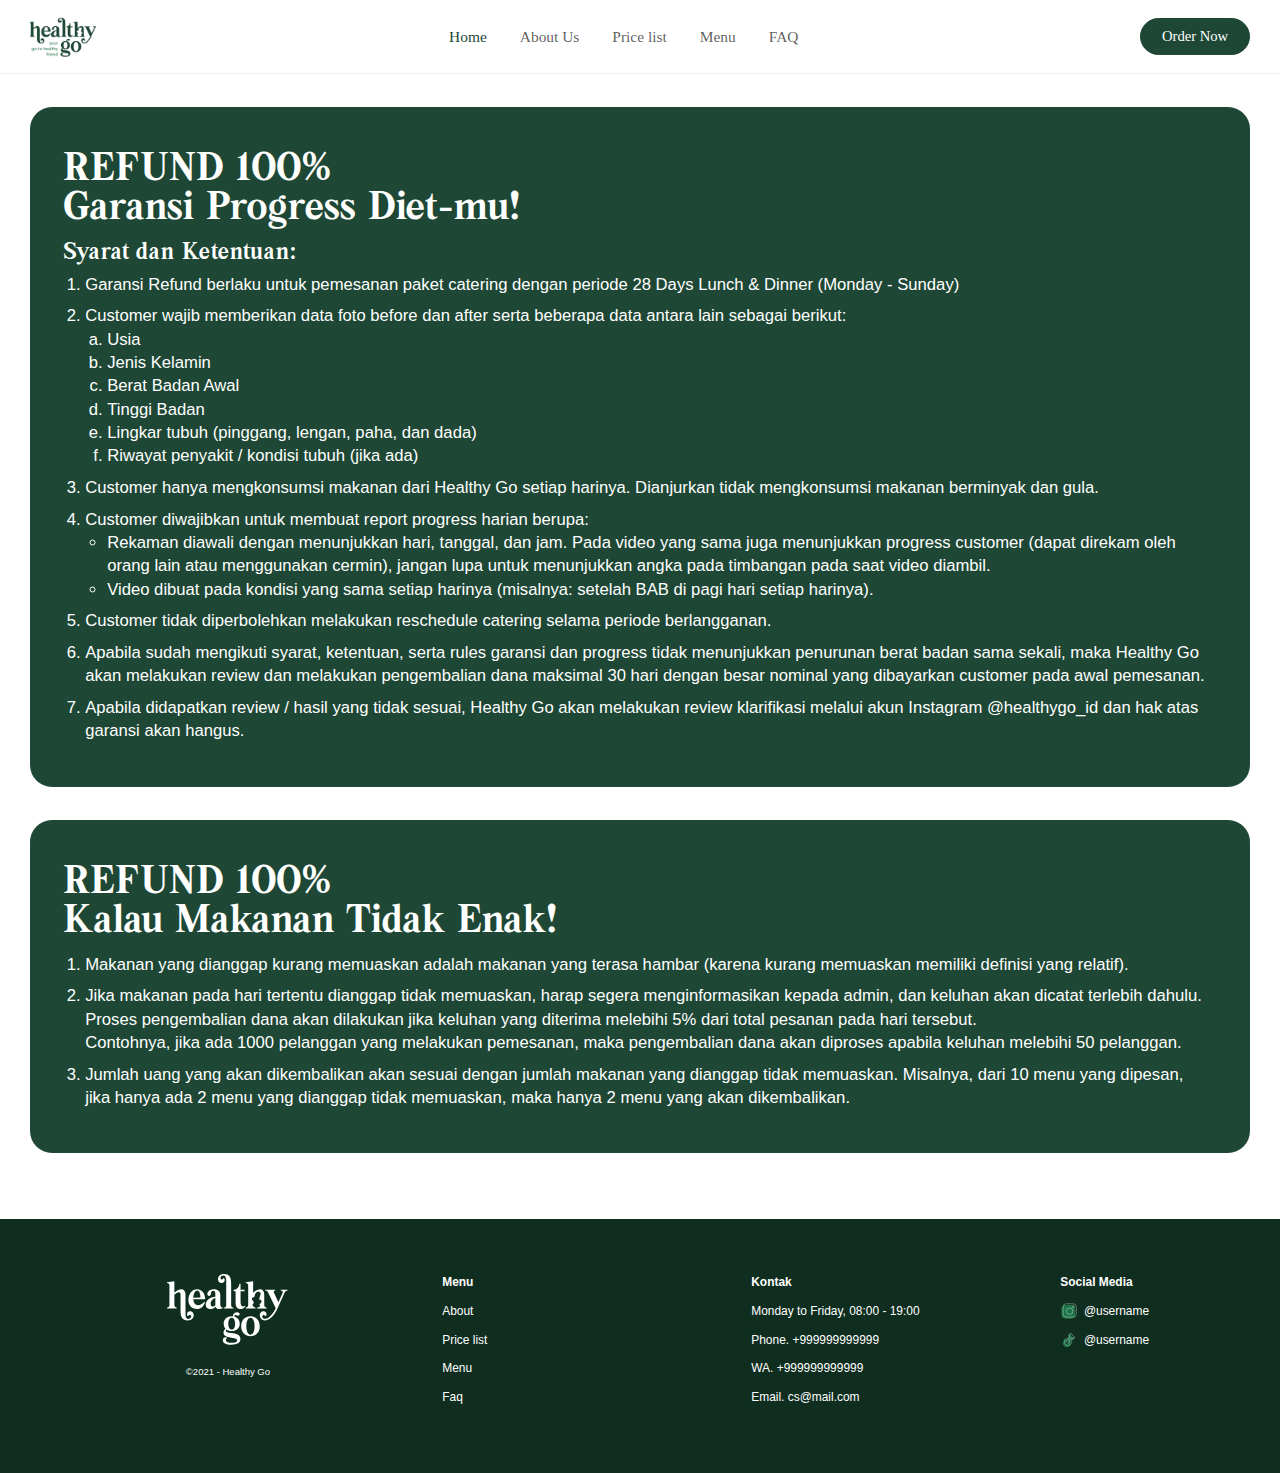
<file: tnc.html>
<!DOCTYPE html>
<html lang="id">
<head>
    <meta charset="UTF-8">
    <meta name="viewport" content="width=device-width, initial-scale=1.0">
    <meta name="description" content="Pilihan Diet Catering Terbaik Untuk Kamu!">
    <meta name="keywords" content="TOP BRAND,HEALTHY CATERING">
    <link rel="icon" href="favicon.ico" type="image/x-icon">
    <link rel="shortcut icon" href="favicon.ico" type="image/x-icon">
    <title>Healthy Go - TNC</title>

    <!-- .............. stylesheets .............. -->
    <link rel="stylesheet" href="assets/css/bootstrap.min.css">
    <link rel="stylesheet" href="assets/css/style.css">
    <link rel="stylesheet" href="assets/css/owl.carousel.min.css">
    <link rel="stylesheet" href="assets/css/fontawesom.min.css">
</head>
<body>
    <!-- _______________ start header area  _______________ -->
    <header class="header sticky-top">
        <div class="container container_lg">
            <nav class="navbar navbar-expand-xl d-flex justify-content-between py-0">
                <a class="navbar-brand py-0" href="index.html">
                    <img class="header_logo" src="assets/img/healthy-go.webp" alt="healthy go">
                </a>
                <div class="header_backDrop"></div>
                <div class="header_navContent" id="header_navContent">
                    <button class="navbar-toggler fs_md2 py-2 menu_toggleBtn d-xl-none ms-auto" type="button" aria-label="Menu close button">
                        <i class="fa-solid fa-xmark"></i>
                    </button>
                    <ul class="navbar-nav">
                        <li class="nav-item">
                            <a class="nav-link active" href="index.html">Home</a>
                        </li>
                        <li class="nav-item">
                            <a class="nav-link" href="about-us.html">About Us</a>
                        </li>
                        <li class="nav-item">
                            <a class="nav-link" href="price-list.html">Price list</a>
                        </li>
                        <li class="nav-item">
                            <a class="nav-link" href="menu.html">Menu</a>
                        </li>
                        <li class="nav-item">
                            <a class="nav-link" href="faq.html">FAQ</a>
                        </li>
                        <li class="nav-item d-xl-none">
                            <a class="btn btn-primary rounded-pill w-100" href="#">Order Now</a>
                        </li>
                    </ul>
                </div>
                <div class="d-none d-xl-block">
                    <a class="btn btn-primary rounded-pill" href="#">Order Now</a>
                </div>
                <button class="navbar-toggler menu_toggleBtn" type="button" aria-label="Menu open button">
                    <i class="fa-solid fa-bars"></i>
                </button>
            </nav>
        </div>
    </header>
    <!-- _______________ end header area  _______________ -->

    <!-- _______________ start main area  _______________ -->
    <main class="main">

        <!-- ... start tnc section ... -->
        <section class="py-5 tnc-section">
            <div class="container">
                <div class="p-4 p-lg-5 text-white bg_primary rounded-5 mb-5">
                    <h2 class="fs_56 lh-1 pt-3 mb-3">
                        REFUND 100% <br>
                        Garansi Progress Diet-mu!
                    </h2>
                    <h3 class="fs_32">
                        Syarat dan Ketentuan:
                    </h3>
                    <ol class="tnc_infoList">
                        <li> 
                            Garansi Refund berlaku untuk pemesanan paket catering dengan periode 28
                            Days Lunch & Dinner (Monday - Sunday)		
                        </li>
                        <li>
                            Customer wajib memberikan data foto before dan after serta beberapa  data 
                            antara lain sebagai berikut:			
                            <ol type="a">
                                <li>Usia</li>
                                <li>Jenis Kelamin</li>
                                <li>Berat Badan Awal</li>
                                <li>Tinggi Badan</li>
                                <li>Lingkar tubuh (pinggang, lengan, paha, dan dada)</li>
                                <li>Riwayat penyakit / kondisi tubuh (jika ada)</li>
                            </ol>
                        </li>
                        <li>
                            Customer hanya mengkonsumsi makanan dari Healthy Go setiap harinya. 
                            Dianjurkan tidak mengkonsumsi makanan berminyak dan gula.
                        </li>
                        <li>
                            Customer diwajibkan untuk membuat report progress harian berupa:
                            <ul>
                                <li>
                                    Rekaman diawali dengan menunjukkan hari, tanggal, dan jam. Pada video yang 
                                    sama juga menunjukkan progress customer (dapat direkam oleh orang lain atau 
                                    menggunakan cermin), jangan lupa untuk menunjukkan angka pada timbangan 
                                    pada saat video diambil.	
                                </li>
                                <li>
                                    Video dibuat pada kondisi yang sama setiap harinya (misalnya: setelah BAB di 
                                    pagi hari setiap harinya).
                                </li>
                            </ul>
                        </li>
                        <li>
                            Customer tidak diperbolehkan melakukan reschedule catering selama 
                            periode berlangganan.		
                        </li>
                        <li>
                            Apabila sudah mengikuti syarat, ketentuan, serta rules garansi dan progress 
                            tidak menunjukkan penurunan berat badan sama sekali, maka Healthy Go akan 
                            melakukan review dan melakukan pengembalian dana maksimal 30 hari dengan 
                            besar nominal yang dibayarkan customer pada awal pemesanan.
                        </li>
                        <li>
                            Apabila didapatkan review / hasil yang tidak sesuai, Healthy Go akan 
                            melakukan review klarifikasi melalui akun Instagram @healthygo_id dan hak 
                            atas garansi akan hangus.
                        </li>
                    </ol>
                </div>
                <div class="p-4 p-lg-5 text-white bg_primary rounded-5 mb-5">
                    <h2 class="fs_56 lh-1 pt-3 mb-3">
                        REFUND 100% <br>
                        Kalau Makanan Tidak Enak!
                    </h2>
                    <ol class="tnc_infoList">
                        <li>
                            Makanan yang dianggap kurang memuaskan adalah makanan yang terasa
                            hambar (karena kurang memuaskan memiliki definisi yang relatif).
                        </li>
                        <li>
                            Jika makanan pada hari tertentu dianggap tidak memuaskan, harap segera 
                            menginformasikan kepada admin, dan keluhan akan dicatat terlebih dahulu.  <br>
                            Proses pengembalian dana akan dilakukan jika keluhan yang diterima melebihi 
                            5% dari total pesanan pada hari tersebut.  <br>
                            Contohnya, jika ada 1000 pelanggan yang melakukan pemesanan, maka 
                            pengembalian dana akan diproses apabila keluhan melebihi 50 pelanggan.
                        </li>
                        <li>
                            Jumlah uang yang akan dikembalikan akan sesuai dengan jumlah makanan 
                            yang dianggap tidak memuaskan. Misalnya, dari 10 menu yang dipesan,  <br>
                            jika hanya ada 2 menu yang dianggap tidak memuaskan, maka hanya 2 menu
                            yang akan dikembalikan.

                        </li>
                    </ol>
                </div>
            </div>
        </section>
        <!-- ... end tnc section ... -->
         
    </main>
    <!-- _______________ end main area  _______________ -->

    <!-- _______________ start footer area  _______________ -->
    <footer class="footer">
        <div class="container">
            <div class="row gy-3">
                <div class="col-lg-4 order-4 order-lg-1">
                    <div class="footer-col-1">
                        <a class="d-inline-block" href="index.html">
                            <img class="footer-logo" src="assets/img/healthy-go-light.svg" alt="healthy go" loading="lazy">
                        </a>
                        <div class="footer-copyright-text">&copy;2021 - Healthy Go</div>
                    </div>
                </div>
                <div class="col-lg-3 col-md-4 col-6 order-1 order-lg-2">
                    <div class="footer-col-2">
                        <div class="footer-nav-title">Menu</div>
                        <ul class="footer-nav">
                            <li class="footer-nav-item">
                                <a class="footer-nav-link" href="about.html">About</a>
                            </li>
                            <li class="footer-nav-item">
                                <a class="footer-nav-link" href="price-list.html">Price list</a>
                            </li>
                            <li class="footer-nav-item">
                                <a class="footer-nav-link" href="menu.html">Menu</a>
                            </li>
                            <li class="footer-nav-item">
                                <a class="footer-nav-link" href="faq.html">Faq</a>
                            </li>
                        </ul>
                    </div>
                </div>
                <div class="col-lg-3 col-md-5 col-6 order-2 order-lg-3">
                    <div class="footer-col-3">
                        <div class="footer-nav-title">Kontak</div>
                        <ul class="footer-nav">
                            <li class="footer-nav-item">
                                Monday to Friday, 08:00 - 19:00
                            </li>
                            <li class="footer-nav-item">
                                Phone. <a class="footer-nav-link" href="tel:+999999999999">+999999999999</a>
                            </li>
                            <li class="footer-nav-item">
                                WA. <a class="footer-nav-link" href="tel:+999999999999">+999999999999</a>
                            </li>
                            <li class="footer-nav-item">
                                Email. <a class="footer-nav-link" href="mailto:cs@mail.com">cs@mail.com</a>
                            </li>
                        </ul>
                    </div>
                </div>
                <div class="col-lg-2 col-md-3 order-3 order-lg-4">
                    <div class="footer-col-4">
                        <div class="footer-nav-title">Social Media</div>
                        <ul class="footer-nav">
                            <li class="footer-nav-item">
                                <a class="footer-nav-link" href="#"><i class="icon icon-instagram"></i> @username</a>
                            </li>
                            <li class="footer-nav-item">
                                <a class="footer-nav-link" href="#"><i class="icon icon-tiktok"></i> @username</a>
                            </li>
                        </ul>
                    </div>
                </div>
            </div>
        </div>
    </footer>
    <!-- _______________ end footer area  _______________ -->

    <!-- .............. scripts .............. -->
    <script src="assets/js/jquery-3.7.1.min.js"></script>
    <script src="assets/js/bootstrap.bundle.min.js"></script>
    <script src="assets/js/owl.carousel.min.js"></script>
    <script src="assets/js/script.js"></script>
</body>
</html>
</file>
<file: assets/css/style.css>
/* @import url('https://fonts.googleapis.com/css2?family=Abhaya+Libre:wght@400&family=Roboto:ital,wght@0,300;0,400;0,500;0,700;0,800;0,900&display=swap'); */
/* @import url('https://fonts.googleapis.com/css2?family=Abhaya+Libre:wght@400;500;600;700;800&family=Roboto:ital,wght@0,100;0,300;0,400;0,500;0,700;0,900;1,100;1,300;1,400;1,500;1,700;1,900&display=swap'); */
/* @font-face {
  font-family: "PS Haute";
  src: url("../fonts/PS-Haute-Regular.ttf");
} */
:root {
  --c_primary:#1E4735;
  --c_primary2:#1F4836;
  --c_primary3:#163E2D;
  --c_secondary:#EF5947;
  --c_yellow:#FFF8B8;
  --c_light2:#F8EFEA;
  --c_white:#ffffff;
  
  --bg_primary:#1E4735;
  --bg_primary2:#1F4836;
  --bg_primary3:#0F2E20;
  --bg_secondary:#EF5947;
  --bg_secondary2:#c23829;
  --bg_dark:#03150D;
  --bg_light:#FFFAF8;
  --bg_light2:#F8EFEA;
  --bg_grayLt:#d9d9d957;
  --bg_white:#ffffff;

  --ff_ps_haute: "PS Haute";
  --ff_roboto: "Roboto", sans-serif;
  --ff_abhaya_libre: "Abhaya Libre", serif;

  --fs_110:6.9356rem;
  --fs_103:6.4688rem;
  --fs_93:5.82rem;
  --fs_88:5.5rem;
  --fs_80:5.0181rem;
  --fs_72:4.5012rem;
  --fs_70:4.4006rem;
  --fs_56:3.5463rem;
  --fs_49:3.0906rem;
  --fs_47:2.9775rem;
  --fs_44:2.8013rem;
  --fs_39:2.4431rem;
  --fs_36:2.3106rem;
  --fs_32:2.0494rem;
  --fs_31:1.9375rem;
  --fs_30:1.8694rem;
  --fs_26:1.635rem;
  --fs_24:1.5163rem;
  --fs_22:1.4031rem;
  --fs_21:1.33rem;
  --fs_19:1.2056rem;
  --fs_18:1.0862rem;
  --fs_16:1.0337rem;
  --fs_15:0.9706rem;
  --fs_14:0.9038rem;
  --fs_13:0.8662rem;
}
body {
  font-family: var(--ff_roboto);
  color: var(--c_primary2);
  line-height: 1.4;
}
h1,h2,h3,h4,h5,h6{
  font-family: var(--ff_ps_haute)
}
.c_primary{color: var(--c_primary);}
.c_primary2{color: var(--c_primary2);}
.c_primary3{color: var(--c_primary3);}
.c_yellow{color: var(--c_yellow);}
.bg_primary{background-color: var(--bg_primary);}
.bg_primary2{background-color: var(--bg_primary2);}
.bg_primary3{background-color: var(--bg_primary3);}
.bg_secondary{background-color: var(--bg_secondary);}
.bg_dark{background-color: var(--bg_dark) !important;}
.bg_light{background-color: var(--bg_light);}
.bg_grayLt{background-color: var(--bg_grayLt);}

.ff_ps_haute{font-family: var(--ff_ps_haute);}
.ff_roboto{font-family: var(--ff_roboto);}
.ff_abhaya_libre{font-family: var(--ff_abhaya_libre);}

.fs_110{font-size: var(--fs_110) !important;}
.fs_103{font-size: var(--fs_103) !important;}
.fs_93{font-size: var(--fs_93) !important;}
.fs_88{font-size: var(--fs_88) !important;}
.fs_80{font-size: var(--fs_80) !important;}
.fs_72{font-size: var(--fs_72) !important;}
.fs_70{font-size: var(--fs_70) !important;}
.fs_56{font-size: var(--fs_56) !important;}
.fs_49{font-size: var(--fs_49) !important;}
.fs_47{font-size: var(--fs_47) !important;}
.fs_44{font-size: var(--fs_44) !important;}
.fs_39{font-size: var(--fs_39) !important;}
.fs_36{font-size: var(--fs_36) !important;}
.fs_32{font-size: var(--fs_32) !important;}
.fs_31{font-size: var(--fs_31) !important;}
.fs_30{font-size: var(--fs_30) !important;}
.fs_26{font-size: var(--fs_26) !important;}
.fs_24{font-size: var(--fs_24) !important;}
.fs_22{font-size: var(--fs_22) !important;}
.fs_21{font-size: var(--fs_21) !important;}
.fs_19{font-size: var(--fs_19) !important;}
.fs_18{font-size: var(--fs_18) !important;}
.fs_16{font-size: var(--fs_16) !important;}
.fs_15{font-size: var(--fs_15) !important;}
.fs_14{font-size: var(--fs_14) !important;}
.fs_13{font-size: var(--fs_13) !important;}

.btn{
  font-family: var(--ff_abhaya_libre);
  font-size: var(--fs_21);
  padding: 0.625rem 1.875rem !important;
  -webkit-transition: 0.3s;
  -o-transition: 0.3s;
  transition: 0.3s;
}
.btn_2{
  font-size: var(--fs_26);
  font-family: var(--ff_roboto);
  -webkit-box-shadow: inset 0px 10.2241px 10.2241px rgba(0, 0, 0, 0.25);
          box-shadow: inset 0px 10.2241px 10.2241px rgba(0, 0, 0, 0.25);
}
.btn:active{
  -webkit-transform: scale(0.95);
      -ms-transform: scale(0.95);
          transform: scale(0.95);
}
.btn-primary{
  --bs-btn-bg: var(--bg_primary);
  --bs-btn-border-color: var(--bg_primary);
  --bs-btn-hover-bg: var(--bg_primary3);
  --bs-btn-hover-border-color: var(--bg_primary3);
  --bs-btn-active-bg: var(--bg_primary3);
  --bs-btn-active-border-color: var(--bg_primary3);
  --bs-btn-disabled-bg: var(--bg_primary);
  --bs-btn-disabled-border-color: var(--bg_primary);
}
.btn-secondary{
  --bs-btn-bg: var(--bg_secondary2);
  --bs-btn-border-color: var(--bg_secondary2);
  --bs-btn-hover-bg: var(--bg_secondary);
  --bs-btn-hover-border-color: var(--bg_secondary);
  --bs-btn-active-bg: var(--bg_secondary);
  --bs-btn-active-border-color: var(--bg_secondary);
  --bs-btn-disabled-bg: var(--bg_secondary2);
  --bs-btn-disabled-border-color: var(--bg_secondary2);
}

@media(min-width:1200px){
  .container{
    max-width: 112.375rem; /* 1774px */
  }
  .container_md{
    max-width: 87.375rem; /* 1374px */
  }
}
@media(max-width:1819.98px){
  html {
    font-size: 12px;
  }
}
@media(max-width:1399.98px){
  html {
    font-size: 11px;
  }
}
@media(max-width:1199.98px){
  :root {
    --fs_110: 5rem;
    --fs_103: 4.8rem;
    --fs_93: 4.4rem;
    --fs_88: 4.2rem;
    --fs_80: 4rem;
    --fs_72: 3.6rem;
    --fs_70: 3.4rem;
    --fs_56: 3.2rem;
    --fs_49: 2.8rem;
    --fs_47: 2.7rem;
    --fs_44: 2.5rem;
  }
}
@media(max-width:575.98px){
  :root {
    --fs_110: 3.9rem;
    --fs_103: 3.8rem;
    --fs_93: 3.4rem;
    --fs_88: 3.2rem;
    --fs_80: 3rem;
    --fs_72: 2.6rem;
    --fs_70: 2.4rem;
    --fs_56: 2.2rem;
    --fs_49: 1.8rem;
    --fs_47: 1.7rem;
    --fs_44: 1.6rem;
    --fs_39: 1.55rem;
    --fs_36: 1.50rem;
    --fs_32: 1.45rem;
    --fs_31: 1.35rem;
    --fs_30: 1.32rem;
    --fs_26: 1.31rem;
    --fs_24: 1.31rem;
    --fs_22: 1.25rem;
    --fs_21: 1.22rem;
  }
}
@media(max-width:575.98px){
  .container{
    padding-left: 16px;
    padding-right: 16px;
  }
}
/* _____________________ start home page _____________________ */
/* ... start header section ... */
.header {
  padding: 1.5rem 0rem;
  background-color: var(--bg_white);
  font-family: var(--ff_abhaya_libre);
  border-bottom: 1px solid var(--c_light2);
}
.header_logo {
  width: 6rem;
  height: 3.6552rem;
  -o-object-fit: contain;
     object-fit: contain;
}
.header_backDrop{
  display: none;
}
.menu_toggleBtn{
  font-size: 24px;
}
.header .navbar-nav {
}
.header .nav-link {
  font-size: var(--fs_22);
  padding: 0px !important;
  margin: 0rem 1.5rem;
}
.header .nav-link:hover,
.header .nav-link.active {
  color: var(--c_primary);
}
.header .nav-link.active{
  font-weight: 500;
}


@media (max-width: 1199.98px) {
  .header_navContent {
    position: fixed;
    z-index: 1000;
    top: 0px;
    right: 0px;
    bottom: 0px;
    background-color: var(--bg_white);
    width: 300px;
    padding: 20px 16px;
  }
  .header .header_navContent {
    -webkit-transform: translateX(110%);
    -ms-transform: translateX(110%);
    transform: translateX(110%);
    -webkit-transition: 0.3s;
    -o-transition: 0.3s;
    transition: 0.3s;
    overflow-y: auto;
  }
  .header.active_header .header_navContent {
    -webkit-transform: translateX(0%);
    -ms-transform: translateX(0%);
    transform: translateX(0%);
  }
  .header_navContent .navbar-toggler {
    display: block;
    margin-left: auto;
  }
  .header .navbar-nav {
    padding-right: 0px;
    padding-top: 16px;
  }
  .header .nav-item {
    margin-bottom: 12px;
  }
  .header .nav-link {
    margin: 0px;
    padding: 8px !important;
    border-radius: 50rem;
    text-align: center;
  }
  .header .nav-link:hover {
    background-color: var(--bg_light);
  }
  .header.active_header .header_backDrop {
    display: block;
    position: fixed;
    z-index: 999;
    top: 0px;
    left: 0px;
    right: 0px;
    bottom: 0px;
    background-color: #00000080;
  }
}

/* ... end header section ... */

/* ... start hero section ... */
.hero-section{
  position: relative;
  background-color: var(--bg_light2);
  background-size: cover;
}
.hero-section-1{
  background-image: url("../img/home/kitchen.webp");
}
.hero-section::before,
.hero-section::after{
  content: "";
  display: block;
  position: absolute;
  left: 0px;
  pointer-events: none;
}
.hero-section::before{
  height: 100%;
  width: 55%;
  background: -o-linear-gradient(right, rgba(255, 255, 255, 0) 3.82%, #F8EFEA 61.53%);
  background: -webkit-gradient(linear, right top, left top, color-stop(3.82%, rgba(255, 255, 255, 0)), color-stop(61.53%, #F8EFEA));
  background: linear-gradient(to left, rgba(255, 255, 255, 0) 3.82%, #F8EFEA 61.53%);
}
.hero-section::after{
  bottom: 0px;
  height: 10.3125rem;
  width: 100%;
  background: -o-linear-gradient(272.62deg, rgba(255, 255, 255, 0) 3.82%, #F8EFEA 61.53%);
  background: linear-gradient(177.38deg, rgba(255, 255, 255, 0) 3.82%, #F8EFEA 61.53%);
}
.hero-content{
  margin-right: -3%;
  padding: 8.5rem 0rem;
}
.hero-title{
  font-size: var(--fs_93);
  line-height: 1;
}
.hero-description{
  font-size: var(--fs_39);
}
.hero-image-box{
  display: block;
  position: relative;
  padding-bottom: 76.838%;
}
.hero-image-box picture{
  display: block;
}
.hero-image-box img{
  position: absolute;
  top: 0px;
  left: 0px;
  width: 100%;
  height: 100%;
  -o-object-fit: contain;
     object-fit: contain;
  -o-object-position: bottom center;
     object-position: bottom center;
}
.hero-image{

}

@media(max-width:1199.98px){
  .hero-title {
    font-size: var(--fs_93);
  }
  .hero-description {
    font-size: var(--fs_32);
  }
}
@media(max-width:991.98px){
  .hero-section::after{
    display: none;
  }
  .hero-section::before {
    height: 60%;
    width: 100%;
    background: -o-linear-gradient(top, rgba(255, 255, 255, 0) 3.82%, #F8EFEA 30.53%);
    background: -webkit-gradient(linear, left top, left bottom, color-stop(3.82%, rgba(255, 255, 255, 0)), color-stop(30.53%, #F8EFEA));
    background: linear-gradient(to bottom, rgba(255, 255, 255, 0) 3.82%, #F8EFEA 30.53%);
    z-index: 1;
    top: initial;
    bottom: 0px;
  }
  .hero-content {
    margin-right: 0;
    position: relative;
    z-index: 2;
  }
}
@media(max-width:767.98px){
  .hero-content {
    padding: 2rem 0rem 4rem;
    text-align: center;
  }
}
@media(max-width:575.98px){
  .hero-section-1{
    background-image: url("../img/home/kitchen-sm.webp");
  }
}
/* ... end hero section ... */

/* ... start customer info section ... */
.customer-info-section{
  color: var(--c_white);
  padding: 3.4375rem 0rem;
}
.customer-images-group{
  display: -webkit-box;
  display: -ms-flexbox;
  display: flex;
}
.customers-image{
  width: 15rem;
}
.customer-image{
  width: 6.5rem;
  height: 6.5rem;
  border: 0.25rem solid var(--c_white);
  border-radius: 50%;
  margin-left: -2.5rem;
}
.customer-image:first-child{
  margin-left: 0px;
}
.customer-info-content{
  display: -webkit-box;
  display: -ms-flexbox;
  display: flex;
  -webkit-box-align: center;
      -ms-flex-align: center;
          align-items: center;
  -webkit-box-flex: 1;
      -ms-flex-positive: 1;
          flex-grow: 1;
  padding-left: 2.5rem;
}
.customer-count span:first-child{
  font-size: var(--fs_110);
  font-family: var(--ff_ps_haute);
  line-height: 1;
  color: var(--c_yellow);
  vertical-align: top;
}
.customer-count span:last-child{
  color: var(--c_white);
  font-size: var(--fs_72);
  font-family: var(--ff_roboto);
  vertical-align: middle;
}
.customer-description{
  font-size: var(--fs_30);
  padding-left: 2.75rem;
}
@media(max-width:1199.98px){
  .customers-image {
    width: 12rem;
  }
  .customer-info-content {
    padding-left: 2rem;
  }
  .customer-count{
    min-width: -webkit-max-content;
    min-width: -moz-max-content;
    min-width: max-content;
  }
  .customer-description {
    padding-left: 2rem;

  }
}
@media(max-width:991.98px){
  .customer-info-content{
    display: block;
  }
  .customer-description {
    padding-left: 0px;
  }
}
@media(max-width:767.98px){
  .customers-image {
    width: 10rem;
  }
  .customer-count span:first-child {
    font-size: var(--fs_72);
  }
  .customer-count span:last-child {
    font-size: var(--fs_36);
  }
  .customer-description {
    font-size: var(--fs_22);
  }
}
@media(max-width:575.98px){
  .customer-count span:first-child {
    font-size: var(--fs_47);
  }
}
/* ... end customer info section ... */

/* ... start Why Healthy Go section ... */
.why-healthy-go{
  --grid_color:var(--bg_light);
  background-color: var(--bg_light2);
  background-image: url("../img/home/benefits-bg.webp");
  background-repeat: no-repeat;
  background-position: left bottom;
  background-size: 79.375rem;
  padding-bottom: 3rem;
}
.healthy-go-title{
  -webkit-box-shadow: 0vw 0vw 0vw 200vw var(--grid_color);
          box-shadow: 0vw 0vw 0vw 200vw var(--grid_color);
  -webkit-clip-path: inset(0px -100vw 0px -100vw);
          clip-path: inset(0px -100vw 0px -100vw);
  padding: 2.5rem 0rem;
  margin: 0px;
  background-color: var(--grid_color);
}
.healthy-go-benefits{
  
}
.healthy-go-benefit{
  margin: auto;
  text-align: center;
  max-width: 100%;
  width: 30.625rem;
  padding: 3rem 2.5rem;
}
.healthy-go-benefits>*:nth-child(6n+4),
.healthy-go-benefits>*:nth-child(6n+5),
.healthy-go-benefits>*:nth-child(6n+6) {
    background-color: var(--grid_color);
}
.healthy-go-benefits>*:nth-child(6n+4){
  -webkit-box-shadow: -100vw 0vw 0vw 100vw var(--grid_color);
          box-shadow: -100vw 0vw 0vw 100vw var(--grid_color);
  -webkit-clip-path: inset(0px 0vw 0px -100vw);
          clip-path: inset(0px 0vw 0px -100vw)
}
.healthy-go-benefits>*:nth-child(6n+6){
  -webkit-box-shadow: 100vw 0vw 0vw 100vw var(--grid_color);
          box-shadow: 100vw 0vw 0vw 100vw var(--grid_color);
  -webkit-clip-path: inset(0px -100vw 0px 0vw);
          clip-path: inset(0px -100vw 0px 0vw)
}
.healthy-go-benefit img{
  max-width: 100%;
  margin-bottom: 1.75rem;
}
.healthy-go-benefit h3{
  font-size: var(--fs_22);
  font-family: var(--ff_roboto);
  font-weight: 800;
  text-transform: uppercase;
}
.healthy-go-benefit p{
  font-size: var(--fs_16);
  font-weight: 300;
  margin-bottom: 0px;
}
.healthy-go-benefit b{
  font-weight: 500;
}
@media(max-width:1199.98px){
  .why-healthy-go {
    background-size: 58rem;
  }
}
@media(max-width:991.98px){
  .why-healthy-go {
    background-size: 50rem;
    background-position: right bottom;
  }
  .healthy-go-benefits>*{
    background: transparent !important;
    -webkit-box-shadow: none !important;
            box-shadow: none !important;
    -webkit-clip-path: none !important;
            clip-path: none !important;
  }
  .healthy-go-benefits > *:nth-child(4n+3),
  .healthy-go-benefits > *:nth-child(4n+4) {
      background-color: var(--grid_color) !important;
  }

  .healthy-go-benefits > *:nth-child(4n+3) {
      -webkit-box-shadow: -100vw 0 0 100vw var(--grid_color) !important;
              box-shadow: -100vw 0 0 100vw var(--grid_color) !important;
      -webkit-clip-path: inset(0 0 0 -100vw) !important;
              clip-path: inset(0 0 0 -100vw) !important; 
  }

  .healthy-go-benefits > *:nth-child(4n+4) {
      -webkit-box-shadow: 100vw 0 0 100vw var(--grid_color) !important;
              box-shadow: 100vw 0 0 100vw var(--grid_color) !important;
      -webkit-clip-path: inset(0 -100vw 0 0) !important;
              clip-path: inset(0 -100vw 0 0) !important; 
  }
}
@media(max-width:575.98px){
  .why-healthy-go {
    background-image: none;
  }
  .healthy-go-benefits>*,
  .healthy-go-benefits > *:nth-child(4n+3),
  .healthy-go-benefits > *:nth-child(4n+4) {
    background: transparent !important;
    -webkit-box-shadow: none !important;
            box-shadow: none !important;
    -webkit-clip-path: none !important;
            clip-path: none !important;
  }
  .healthy-go-benefits > *:nth-child(2n){
    background-color: var(--grid_color) !important;
  }

  /* .healthy-go-benefits > *:nth-child(2n) {
      -webkit-box-shadow: -100vw 0 0 100vw var(--grid_color) !important;
              box-shadow: -100vw 0 0 100vw var(--grid_color) !important;
      -webkit-clip-path: inset(0 0 0 -100vw) !important;
              clip-path: inset(0 0 0 -100vw) !important; 
  }

  .healthy-go-benefits > *:nth-child(2n) {
      -webkit-box-shadow: 100vw 0 0 100vw var(--grid_color) !important;
              box-shadow: 100vw 0 0 100vw var(--grid_color) !important;
      -webkit-clip-path: inset(0 -100vw 0 0) !important;
              clip-path: inset(0 -100vw 0 0) !important; 
  } */

  .healthy-go-benefits > *:nth-child(2n) {
      -webkit-box-shadow: 0 0 0 100vw var(--grid_color) !important;
              box-shadow: 0 0 0 100vw var(--grid_color) !important;
      -webkit-clip-path: inset(0 -100vw 0 -100vw) !important;
              clip-path: inset(0 -100vw 0 -100vw) !important; 
  }
}
/* ... end Why Healthy Go section ... */

/* ... start Extra Info section ... */
.extra-info-section{
  padding: 6.25rem 0rem;
}
.extra-info-imgBox{

}
.extra-info-content{
  padding: 0rem 2rem;
}
.extra-info-img{
  border-radius: 1.625rem;
}
.extra-info-title{
  font-size: var(--fs_32);
  margin-bottom: 2.5rem;
}
.extra-info-description{
  font-size: var(--fs_21);
  margin-bottom: 2.5rem;
}
@media(max-width:991.98px){
  .extra-info-content {
    padding: 0rem;
  }
  .extra-info-title {
    margin-bottom: 1rem;
  }

}
/* ... end Extra Info section ... */

/* ... start video play section ... */
.video-intro-section{
  padding: 5rem 0rem;
  background: var(--bg_primary);
}
.video-box{
  position: relative;
  padding-top: 56.25%;
  height: 0px;
  overflow: hidden;
}
.video-box iframe {
  position: absolute;
  top: 0;
  left: 0;
  bottom: 0;
  right: 0;
  width: 100% !important;
  height: 100% !important;
}
.video-placeholder{
  position: absolute;
  top:0px;
  left: 0px;
  width: 100%;
  height: 100%;
}

.video-thumbnail {
  width: 100%;
  height: 100%;
  -o-object-fit: cover;
     object-fit: cover;
}

.video-load-button {
  color: var(--c_white);
  position: absolute;
  top: 50%;
  left: 50%;
  -webkit-transform: translate(-50%, -50%);
      -ms-transform: translate(-50%, -50%);
          transform: translate(-50%, -50%);
  border: none;
  font-size: 1.5rem;
  cursor: pointer;
  width: 5rem;
  height: 5rem;
  border-radius: 50%;
  border: 2px solid var(--c_white);
}
/* ... end video play section ... */

/* ... start certificates section ... */
.certificates-section{
  padding: 3.125rem 0rem;
  background: var(--bg_grayLt);
}
.certificate-list{
  display: -webkit-box;
  display: -ms-flexbox;
  display: flex;
  -webkit-box-pack: space-evenly;
      -ms-flex-pack: space-evenly;
          justify-content: space-evenly;
}
.certificate-item{
  font-size: 12.5rem;
  line-height: 1;
  width: 1em;
  height: 1em;
  border-radius: 0.365em;
  -o-object-fit: contain;
     object-fit: contain;
  background-color: var(--bg_white);
  margin: 0rem 1rem;
}
@media(max-width:1199.98px){
  .certificate-item {
    font-size: 11rem;
  }
}
@media(max-width:767.98px){
  .certificate-item {
    font-size: 8rem;
  }
}
@media(max-width:575.98px){
  .certificate-item {
    font-size: 6rem;
  }
}
/* ... end certificates section ... */

/* ... start Our Diet Programs section ... */
.diet-programs-section{
  padding: 3.75rem 0rem 5.75rem 0rem;
  background-color: var(--bg_light);
  position: relative;
}
.diet-programs-title{
  font-size: var(--fs_56);
  margin-bottom: 0.6em;
}
.diet-programs-title::after{
  content: "";
  display: block;
  width: 30%;
  border-bottom: 2px solid var(--c_light2);
  margin: 0.3em auto auto;
}


.diet-program{
  color: var(--c_primary);
  text-align: center;
  padding: 4px;
  text-decoration: none;
  display: block;
  -webkit-transform: scale(0.85);
      -ms-transform: scale(0.85);
          transform: scale(0.85);
  -webkit-transform-origin: top center;
      -ms-transform-origin: top center;
          transform-origin: top center;
  -webkit-transition: 0.3s;
  -o-transition: 0.3s;
  transition: 0.3s;
}
.owl-item.active.center .diet-program{
  -webkit-transform: scale(1);
      -ms-transform: scale(1);
          transform: scale(1);
}
.diet-program-img{
  width: 16.25rem;
  height: 12.75rem;
  -o-object-fit: contain;
     object-fit: contain;
  margin-bottom: -5.625rem;
  -webkit-transition: 0.3s;
  -o-transition: 0.3s;
  transition: 0.3s;
}
.diet-program:hover .diet-program-img{
  -webkit-transform: translateY(-6%);
      -ms-transform: translateY(-6%);
          transform: translateY(-6%);
}
.diet-program-content{
  background: var(--bg_white);
  -webkit-box-shadow: 0px 2.14228px 2.14228px rgba(0, 0, 0, 0.25);
          box-shadow: 0px 2.14228px 2.14228px rgba(0, 0, 0, 0.25);
  border-radius: 1rem;
  padding: 5.25rem 2.25rem 2.25rem;
}
.diet-program-title{
  font-size: var(--fs_49);
}
.diet-program-info{
  font-size: var(--fs_14);
  font-weight: 700;
  margin-bottom: 0.8em;
}
.diet-program-info span{
  color: var(--c_secondary);
  font-weight: 400;
}
.diet-program-description{
  font-size: var(--fs_19);
  font-weight: 300;
}

.diet-programs-section .bottom-shape-divider{
  position: absolute;
  bottom: -1px;
  left: 0;
  width: 100%;
  overflow: hidden;
  line-height: 0;
}
.diet-programs-section .bottom-shape-divider svg {
  position: relative;
  display: block;
  width: calc(100% + 1.3px);
  height: 8.625rem;
}
.diet-programs-section .bottom-shape-divider .shape-fill {
  fill: var(--bg_primary);
}

/*  */
.owl-prev,
.owl-next{
  font-size: var(--fs_22) !important;
  color: var(--c_white) !important;
  width: 2.3636em;
  height: 2.3636em;
  border-radius: 50%;
  background: var(--bg_primary) !important;
  display: -ms-grid;
  display: grid;
  place-items: center;
  border: 1px solid var(--c_primary) !important;
}
.owl-prev.disabled,
.owl-next.disabled{
  color: var(--c_primary) !important;
  background-color: transparent !important;
}
.owl-prev::before,
.owl-next::before{
  -moz-osx-font-smoothing: grayscale;
  -webkit-font-smoothing: antialiased;
  display: var(--fa-display,inline-block);
  font-style: normal;
  font-variant: normal;
  line-height: 1;
  text-rendering: auto;
  font-family: "Font Awesome 6 Free";
  font-weight: 900;
}
.owl-prev::before{
  content: "\f053";
}
.owl-next::before{
  content: "\f054";
}

.owl-prev span,
.owl-next span{
  display: none;
}
/*  */
.diet-programs-slider .owl-nav{
  position: absolute;
  top: 0px;
  left: 50%;
  width: 22rem;
  -webkit-transform: translateX(-50%);
      -ms-transform: translateX(-50%);
          transform: translateX(-50%);
  display: -webkit-box;
  display: -ms-flexbox;
  display: flex;
  -webkit-box-pack: justify;
      -ms-flex-pack: justify;
          justify-content: space-between;
}
.diet-programs-slider .owl-prev,
.diet-programs-slider .owl-next{
  font-size: var(--fs_19) !important;
}
@media(max-width:991.98px){
  .diet-programs-section .bottom-shape-divider svg {
    height: 5rem;
  }
}
@media(max-width:575.98px){
  .diet-programs-slider-wrap{
    margin-left: -16px;
    margin-right: -16px;
  }
}
/* ... end Our Diet Programs section ... */

/* ... start What’s Inside Our Meal? section ... */
.meal-info-section{
  padding: 80px 0px;
  color: var(--c_white);
  background-color: var(--bg_primary);
}
.meal-info-section-title{
  font-size: var(--fs_70);
  margin-bottom: 0.6em;
}
.meal-info-box{
  padding-bottom: 30%;
  position: relative;
}
.meal-info-img{
  position: absolute;
  left: 50%;
  top: 50%;
  -webkit-transform: translate(-55%,-50%);
      -ms-transform: translate(-55%,-50%);
          transform: translate(-55%,-50%);
  width: 42%;
}
.meal-info-item{
  position: absolute;
  width: 30%;
}
.meal-info-item-1{
  top: 2.5rem;
  left: 0px;
}
.meal-info-item-2{
  top: 0px;
  right: 0px;
}
.meal-info-item-3{
  bottom: 0px;
  right: 0px;
}
.meal-info-title{
  font-size: var(--fs_32);
}
.meal-info-details{
  font-size: var(--fs_22);
  font-weight: 300;
}
.meal-request{
  font-size: 2.5rem;
  line-height: 1.2;
  text-transform: uppercase;
  color: var(--c_light2);
  background: rgba(15, 46, 32, 0.65);
  border-radius: 0.5208em;
  padding: 0.6667em 1em;
  margin-bottom: 0.6em;
}
.meal-request-title{
  font-weight: 300;
}
.meal-request-title span{
  font-weight: 500;
}
.meal-request-options{
  display: -webkit-box;
  display: -ms-flexbox;
  display: flex;
  text-align: center;
  -webkit-box-pack: center;
      -ms-flex-pack: center;
          justify-content: center;
}
.meal-request-option{
  width: 25%;
  padding-left: 0.2em;
  padding-right: 0.2em;
}
.meal-request-option div{
  padding-top: 0.5em;
  font-size: 0.5em;
}
@media(max-width:991.98px){
  .meal-info-details {
    font-size: var(--fs_18);
  }
  .meal-request{
    font-size: 2rem;
  }
}
@media(max-width:767.98px){
  .meal-info-box {
    padding-bottom: 85%;
  }
  .meal-info-img {
    width: 75%;
  }
  .meal-info-item {
    width: 46%;
  }
  .meal-info-item-1 {
    top: 1rem;
  }
  .meal-request{
    font-size: 1.5rem;
  }
}
@media(max-width:575.98px) {
  .meal-info-box {
    padding-bottom: 105%;
  }
  .meal-request{
    font-size: 1.2rem;
  }
}
@media(max-width:399.98px) {
  .meal-info-box {
    padding-bottom: 123%;
  }
}
/* ... end What’s Inside Our Meal? section ... */
/* ... start testimonials section ... */
.testimonials-section{
  padding: 5rem 0rem;
}
.testimonials-title{
  font-size: var(--fs_36);
  font-family: var(--ff_roboto);
  text-decoration: none;
  font-weight: 900;
  margin-bottom: 1.5em;
}
.testimonial-item img{
  width: 50% !important;
  margin: auto;
}
.testimonials-slider .owl-prev,
.testimonials-slider .owl-next{
  position: absolute;
  top: 50%;
  -webkit-transform: translateY(-50%);
      -ms-transform: translateY(-50%);
          transform: translateY(-50%);
}
.testimonials-slider .owl-prev{
  left: 0px;
}
.testimonials-slider .owl-next{
  right: 0px;
}
@media(max-width:991.98px){
  .testimonial-item img {
    width: 75% !important;
  }
}
/* ... end testimonials section ... */

/* ... start faq section ... */
.faq-section{
  padding: 5rem 0rem;
  background-color: var(--bg_light2);
}
.faq-section-title{
  font-size: var(--fs_72);
  margin-bottom: 0.5em;
}
.accordion-box{
  padding: 2.25rem;
  background-color: var(--bg_primary);
  border-radius: 1.75rem;
}
.accordion-box .accordion-item,
.accordion-box .accordion-button{
  color: var(--c_white);
  background:transparent;
  -webkit-box-shadow: none;
          box-shadow: none;
}
.accordion-box .accordion-item{
  border-bottom: 1px solid #FFFFFF36;
}
.accordion-box .accordion-button{
  font-size: var(--fs_26);
  font-family: var(--ff_roboto);
}
.accordion-box .accordion-button::after{
  --bs-accordion-btn-icon: url("data:image/svg+xml,%3csvg xmlns='http://www.w3.org/2000/svg' viewBox='0 0 16 16' fill='none' stroke='%23ffffff' stroke-linecap='round' stroke-linejoin='round'%3e%3cpath d='M2 5L8 11L14 5'/%3e%3c/svg%3e");
  --bs-accordion-btn-active-icon: url("data:image/svg+xml,%3csvg xmlns='http://www.w3.org/2000/svg' viewBox='0 0 16 16' fill='none' stroke='%23ffffff' stroke-linecap='round' stroke-linejoin='round'%3e%3cpath d='M2 5L8 11L14 5'/%3e%3c/svg%3e");
}
.accordion-box .accordion-body{
  font-size: var(--fs_19);
  font-weight: 300;
  line-height: 1.5;
}
/* ... end faq section ... */

/* ... start find us section ... */
.find-us-section{
  padding: 7.5rem 0rem;
  color: var(--c_white);
  background-color: var(--bg_primary);
}
.find-us-title{
  font-size: var(--fs_103);
}
.place-list{
  list-style: none;
  padding: 0px;
  display: -webkit-box;
  display: -ms-flexbox;
  display: flex;
  -webkit-box-pack: end;
      -ms-flex-pack: end;
          justify-content: flex-end;
}
.place-list li{
  font-size: var(--fs_24);
  line-height: 1.5;
  padding: 0rem 2rem;
  border-right: 1px solid var(--c_light2);
}
.place-list li:last-child{
  border-right: none;
}
.info-list{
  list-style: none;
  padding: 0px;
  margin: 0px;
  margin-top: -2rem;
}
.info-item{
  margin-bottom: 2.875rem;
}
.info-value{
  font-size: var(--fs_56);
  line-height: 1.1;
  font-family: var(--ff_abhaya_libre);
}
.info-icon{
  width: 2.25rem;
}
.info-title{
  font-size: var(--fs_22);
}
@media(max-width:991.98px){
  .info-list {
    margin-top: 0rem;
    display: -webkit-box;
    display: -ms-flexbox;
    display: flex;
    -webkit-box-pack: justify;
        -ms-flex-pack: justify;
            justify-content: space-between;
  }
  .info-item{
    margin-bottom: 0px;
  }
}
@media(max-width:767.98px){
  .find-us-title {
    font-size: var(--fs_70);
  }
  .place-list li {
    font-size: var(--fs_18);
    padding: 0rem 1rem;
  }
  
  .info-value {
    font-size: var(--fs_32);
  }
  .info-title {
    font-size: var(--fs_16);
  }
}
/* ... end find us section ... */

/* ... start footer area ... */
.footer{
  padding: 5rem 0rem;
  color: var(--c_white);
  background-color: var(--bg_primary3);
}
.footer-col-1{
  text-align: center;
}
.footer-logo{
  width: 11rem;
  margin-bottom: 1.875rem;
}
.footer-copyright-text{
  font-size: var(--fs_13);
}
.footer-nav-title{
  font-size: var(--fs_18);
  font-family: var(--ff_roboto);
  font-weight: 900;
  margin-bottom: 1em;
}
.footer-nav{
  list-style: none;
  padding: 0px;
  margin: 0px;
}
.footer-nav-item{
  font-size: var(--fs_18);
  margin-bottom: 1em;
}
.footer-nav-link{
  text-decoration: none;
  color: var(--c_white);
}
.footer-nav-link:hover{
  text-decoration: underline;
}
.icon{
  display: inline-block;
  width: 1.4em;
  height: 1.4em;
  vertical-align: middle;
  background-repeat: no-repeat;
  background-size: contain;
  margin-right: 0.3em;
}
.icon-instagram{
  background-image: url("data:image/svg+xml,%3Csvg width='19' height='19' viewBox='0 0 19 19' fill='none' xmlns='http://www.w3.org/2000/svg'%3E%3Cpath d='M13.1913 4.81146C13.0127 4.81146 12.838 4.86444 12.6895 4.96369C12.541 5.06294 12.4252 5.20401 12.3568 5.36906C12.2885 5.53411 12.2706 5.71573 12.3054 5.89095C12.3403 6.06617 12.4263 6.22711 12.5526 6.35344C12.6789 6.47976 12.8399 6.56579 13.0151 6.60064C13.1903 6.6355 13.3719 6.61761 13.537 6.54924C13.702 6.48088 13.8431 6.3651 13.9424 6.21656C14.0416 6.06802 14.0946 5.89338 14.0946 5.71473C14.0946 5.47517 13.9994 5.24542 13.83 5.07602C13.6606 4.90663 13.4309 4.81146 13.1913 4.81146ZM16.6539 6.63305C16.6392 6.00852 16.5223 5.39061 16.3076 4.80393C16.1162 4.30196 15.8183 3.84743 15.4345 3.47161C15.0617 3.08578 14.6061 2.78977 14.1021 2.60598C13.517 2.3848 12.8984 2.26515 12.273 2.25219C11.4751 2.20703 11.2192 2.20703 9.17178 2.20703C7.12437 2.20703 6.86844 2.20703 6.07055 2.25219C5.44515 2.26515 4.82656 2.3848 4.24143 2.60598C3.73837 2.79163 3.28316 3.08739 2.90911 3.47161C2.52328 3.84434 2.22727 4.29994 2.04348 4.80393C1.8223 5.38906 1.70265 6.00765 1.68969 6.63305C1.64453 7.43094 1.64453 7.68687 1.64453 9.73428C1.64453 11.7817 1.64453 12.0376 1.68969 12.8355C1.70265 13.4609 1.8223 14.0795 2.04348 14.6646C2.22727 15.1686 2.52328 15.6242 2.90911 15.997C3.28316 16.3812 3.73837 16.6769 4.24143 16.8626C4.82656 17.0838 5.44515 17.2034 6.07055 17.2164C6.86844 17.2615 7.12437 17.2615 9.17178 17.2615C11.2192 17.2615 11.4751 17.2615 12.273 17.2164C12.8984 17.2034 13.517 17.0838 14.1021 16.8626C14.6061 16.6788 15.0617 16.3828 15.4345 15.997C15.82 15.6225 16.1182 15.1676 16.3076 14.6646C16.5223 14.078 16.6392 13.46 16.6539 12.8355C16.6539 12.0376 16.699 11.7817 16.699 9.73428C16.699 7.68687 16.699 7.43094 16.6539 6.63305ZM15.299 12.7452C15.2935 13.223 15.2069 13.6964 15.043 14.1452C14.9228 14.4728 14.7298 14.7688 14.4785 15.0109C14.2343 15.2597 13.939 15.4523 13.6129 15.5754C13.164 15.7393 12.6906 15.8259 12.2128 15.8314C11.4601 15.869 11.1816 15.8765 9.20189 15.8765C7.22222 15.8765 6.94371 15.8765 6.19099 15.8314C5.69486 15.8406 5.20085 15.7642 4.7307 15.6055C4.41891 15.4761 4.13707 15.284 3.90271 15.041C3.65287 14.7992 3.46224 14.5029 3.34569 14.1754C3.16192 13.7201 3.05999 13.2359 3.0446 12.7452C3.0446 11.9925 2.99944 11.7139 2.99944 9.73428C2.99944 7.75461 2.99944 7.47611 3.0446 6.72338C3.04797 6.2349 3.13715 5.75082 3.30805 5.2932C3.44057 4.97549 3.64397 4.69227 3.90271 4.46521C4.13139 4.2064 4.41402 4.00085 4.7307 3.86303C5.18953 3.69746 5.67311 3.61092 6.16088 3.6071C6.91361 3.6071 7.19211 3.56194 9.17178 3.56194C11.1514 3.56194 11.43 3.56194 12.1827 3.6071C12.6605 3.61258 13.1339 3.69912 13.5827 3.86303C13.9248 3.98997 14.2318 4.19637 14.4785 4.46521C14.7252 4.69643 14.9179 4.97912 15.043 5.2932C15.2103 5.75156 15.2969 6.23545 15.299 6.72338C15.3366 7.47611 15.3441 7.75461 15.3441 9.73428C15.3441 11.7139 15.3366 11.9925 15.299 12.7452ZM9.17178 5.8728C8.40837 5.87429 7.66254 6.10203 7.02851 6.52723C6.39449 6.95244 5.90072 7.55604 5.60961 8.26177C5.3185 8.96749 5.2431 9.74366 5.39295 10.4922C5.54279 11.2408 5.91115 11.9281 6.45149 12.4674C6.99183 13.0067 7.67989 13.3737 8.42873 13.5221C9.17758 13.6705 9.95361 13.5936 10.6588 13.3011C11.3639 13.0086 11.9666 12.5137 12.3905 11.8788C12.8145 11.244 13.0408 10.4977 13.0408 9.73428C13.0418 9.22627 12.9423 8.72307 12.7482 8.25364C12.554 7.7842 12.2689 7.35778 11.9093 6.99892C11.5498 6.64005 11.1228 6.35581 10.653 6.16255C10.1832 5.96929 9.67979 5.87082 9.17178 5.8728ZM9.17178 12.2409C8.67603 12.2409 8.19141 12.0938 7.7792 11.8184C7.367 11.543 7.04572 11.1515 6.85601 10.6935C6.66629 10.2355 6.61665 9.7315 6.71337 9.24527C6.81009 8.75904 7.04881 8.31242 7.39936 7.96186C7.74992 7.61131 8.19654 7.37259 8.68277 7.27587C9.169 7.17915 9.67299 7.22879 10.131 7.41851C10.589 7.60822 10.9805 7.9295 11.2559 8.3417C11.5313 8.75391 11.6784 9.23853 11.6784 9.73428C11.6784 10.0634 11.6135 10.3894 11.4876 10.6935C11.3616 10.9976 11.177 11.2739 10.9442 11.5067C10.7114 11.7395 10.4351 11.9241 10.131 12.0501C9.82689 12.176 9.50095 12.2409 9.17178 12.2409Z' fill='%231E7549'/%3E%3Crect x='2.39648' y='2.95801' width='13.549' height='13.549' rx='3.76362' fill='%231E7549'/%3E%3Crect x='3.33857' y='0.889353' width='14.6781' height='14.6781' rx='3.57544' stroke='white' stroke-width='0.376363'/%3E%3Ccircle cx='10.6787' cy='8.98042' r='3.57544' stroke='white' stroke-width='0.376363'/%3E%3Ccircle cx='14.8176' cy='4.08905' r='0.940906' stroke='white' stroke-width='0.376363'/%3E%3C/svg%3E%0A");
}
.icon-tiktok{
  background-image: url("data:image/svg+xml,%3Csvg width='21' height='19' viewBox='0 0 21 19' fill='none' xmlns='http://www.w3.org/2000/svg'%3E%3Cmask id='mask0_1582_362' style='mask-type:alpha' maskUnits='userSpaceOnUse' x='0' y='0' width='19' height='19'%3E%3Crect x='0.632812' y='0.833008' width='18.0654' height='18.0654' fill='%23C4C4C4'/%3E%3C/mask%3E%3Cg mask='url(%23mask0_1582_362)'%3E%3Cpath d='M8.34571 10.2032C6.27336 10.7274 6.39087 13.1523 6.39087 13.1523C6.56877 14.4124 8.09854 14.8158 9.14922 14.463C10.011 14.1736 10.4444 13.2675 10.4444 12.8246L10.2885 2.33887H12.879C13.138 5.22244 15.3615 5.94333 16.4409 5.94333V8.23708C15.1456 8.49922 13.4187 7.69095 12.879 7.25405V12.8246C12.6199 14.3974 12.1234 15.2276 11.9076 15.446C8.79904 18.8539 5.26955 17.0844 4.46004 15.446C1.8696 10.2032 6.07908 7.9094 8.34571 7.9094V10.2032Z' fill='%231E7549' stroke='%231E7549' stroke-width='1.20436' stroke-linecap='round' stroke-linejoin='round'/%3E%3C/g%3E%3Cmask id='mask1_1582_362' style='mask-type:alpha' maskUnits='userSpaceOnUse' x='2' y='-1' width='19' height='19'%3E%3Crect x='2.1377' y='-0.672852' width='18.0654' height='18.0654' fill='%23C4C4C4'/%3E%3C/mask%3E%3Cg mask='url(%23mask1_1582_362)'%3E%3Cpath d='M9.85059 8.69632C7.77824 9.2206 7.89576 11.6454 7.89576 11.6454C8.07366 12.9056 9.60342 13.309 10.6541 12.9561C11.5158 12.6668 11.9493 11.7607 11.9493 11.3177L11.7934 0.832031H14.3839C14.6429 3.7156 16.8664 4.4365 17.9457 4.4365V6.73025C16.6505 6.99239 14.9236 6.18411 14.3839 5.74721V11.3177C14.1248 12.8906 13.6283 13.7207 13.4125 13.9392C10.3039 17.347 6.77444 15.5776 5.96492 13.9392C3.37448 8.69632 7.58396 6.40257 9.85059 6.40257V8.69632Z' stroke='white' stroke-width='0.376363' stroke-linecap='round' stroke-linejoin='round'/%3E%3C/g%3E%3C/svg%3E%0A");
}
@media(max-width:991.98px){
  .footer {
    padding: 5rem 0rem 4rem;
  }
}
@media(max-width:767.98px){
  .footer-col-3{
    text-align: right;
  }
  .footer-col-4{
    padding: 2rem 0rem;
    border-top: 1px solid var(--bg_grayLt);
    border-bottom: 1px solid var(--bg_grayLt);
    text-align: center;
  }
  .footer-col-4 .footer-nav{
    display: -webkit-box;
    display: -ms-flexbox;
    display: flex;
    -webkit-box-pack: center;
        -ms-flex-pack: center;
            justify-content: center;
  }
  .footer-col-4 .footer-nav-item{
    margin-left: 0.5rem;
    margin-right: 0.5rem;
  }
}
/* ... end footer area ... */

/* _____________________ end home page _____________________ */

/* _____________________ start diabet kolestrol page _____________________ */
/* ... start hero section ... */
.hero-section-2 .hero-image-box{
  padding-bottom: 91%;
}
@media(min-width:992px){
  .hero-section-2 .hero-title{
    margin-right: -17%
  }
}
/* ... end hero section ... */

/* ... start Kenapa Makan Sehat.. section ... */
.reason-section{
  background-color: var(--bg_light2);
}
.reason-content{
  padding: 4.5rem 0rem;
}
.reason-section-title{
  font-size: 3.5rem;
  margin-bottom: 1em;
}
.reason-items{
  list-style: none;
  padding-left: 3rem;
  margin: 0px;
}
.reason-item{
  display: -webkit-box;
  display: -ms-flexbox;
  display: flex;
  margin-bottom:3.2rem;
}
.reason-item:last-child{
  margin-bottom: 0rem;
}
.reason-icon{
  font-size: 4.5rem;
  width: 1em;
  min-width: 1em;
  height: 1em;
  margin-right: 0.3902em;
  -o-object-fit: contain;
     object-fit: contain;
}
.reason-title{
  font-size: 2.6rem;
  line-height: 1;
  font-weight: 800;
  font-family: var(--ff_roboto);
  margin-bottom: 0px;
}
.reason-description{
  font-size: 1.6rem;
  margin-bottom: 0px;
  font-weight: 300;
}
@media(max-width:1199.98px){
  .reason-content{
    padding: 3.5rem 0rem;
  }
  .reason-section-title{
    font-size: 2.8rem;
  }
  .reason-items{
    padding-left: 2.5rem;
  }
  .reason-item{
    margin-bottom:2.5rem;
  }
  .reason-icon{
    font-size: 4.2rem;
  }
  .reason-title{
    font-size: 2.2rem;
  }
  .reason-description{
    font-size: 1.4rem;
  }
}
@media(max-width:991.98px){
  .reason-content{
    padding: 3.2rem 0rem;
  }
  .reason-section-title{
    font-size: 2.2rem;
  }
  .reason-items{
    padding-left: 2rem;
  }
  .reason-item{
    margin-bottom:2rem;
  }
  .reason-icon{
    font-size: 3.5rem;
  }
  .reason-title{
    font-size: 2rem;
  }
  .reason-description{
    font-size: 1.2rem;
  }
}
@media(max-width:767.98px){
  .reason-content {
    padding: 0rem 0rem 3.2rem;
  }
}
/* ... end Kenapa Makan Sehat.. section ... */

/* _____________________ end diabet kolestrol page _____________________ */

/* _____________________ start lean muscle page _____________________ */
/* ... start hero section ... */
.hero-section-3{
  color: var(--c_white);
  background-image: -o-linear-gradient(top,#000000E0,#000000E0), url("../img/lean-muscle/hero-bg.webp");
  background-image: -webkit-gradient(linear,left top, left bottom,from(#000000E0),to(#000000E0)), url("../img/lean-muscle/hero-bg.webp");
  background-image: linear-gradient(to bottom,#000000E0,#000000E0), url("../img/lean-muscle/hero-bg.webp");
}
.hero-section-3::before,
.hero-section-3::after{
  display: none;
}
.hero-section-3 .hero-image-box{
  padding-bottom: 80.968%;
}
@media (max-width: 991.98px) {
  .hero-section-3 .hero-content {
    padding: 0rem 0rem 8.5rem 0rem;
    margin-top: -2rem;
  }
}
@media (max-width: 767.98px) {
  .hero-section-3 .hero-content {
    padding: 0rem 0rem 4rem;
  }
}
@media(max-width:575.98px){
  .hero-section-3{
    background-image: -o-linear-gradient(top,#000000E0,#000000E0), url("../img/lean-muscle/hero-bg-sm.webp");
    background-image: -webkit-gradient(linear,left top, left bottom,from(#000000E0),to(#000000E0)), url("../img/lean-muscle/hero-bg-sm.webp");
    background-image: linear-gradient(to bottom,#000000E0,#000000E0), url("../img/lean-muscle/hero-bg-sm.webp");
  }
}
/* ... end hero section ... */

/* ... start Kenapa harus join program section ... */
.join-benefits-section{
  padding: 5rem 0rem 1.25rem;
}
.join-benefits-title{
  font-size: var(--fs_72);
  text-align: center;
  margin-bottom: 0px;
}
.join-benefits-subtitle{
  font-size: var(--fs_49);
  font-weight: 300;
  text-align: center;
  margin-bottom: 0px;
}
.join-benefits-box{
  position: relative;
}
.join-benefits{
  font-size: 1.5rem;
  display: -webkit-box;
  display: -ms-flexbox;
  display: flex;
  -webkit-box-pack: justify;
      -ms-flex-pack: justify;
          justify-content: space-between;
  padding-top: 3.125rem;
}
.join-benefit{
  width: 20%;
  text-align: center;
}
.join-benefit:first-of-type,
.join-benefit:last-of-type{
  padding-top: 3em;
}
.join-benefit-icon{
  width: 6.0833em;
  height: 6.0833em;
  margin-bottom: 0.6667em;
  border-radius: 50%;
  background-color: var(--bg_primary2);
  display: -ms-inline-grid;
  display: inline-grid;
  place-items: center;
}
.join-benefit-icon img{
  width: 4.25em;
  height: 4.25em;
  -o-object-fit: contain;
     object-fit: contain;
}
.join-benefit-title{
  font-size: 1.1667em;
  font-weight: 800;
  margin-bottom: 0px;
}
.join-benefit-desc{
  font-size: 1em;
  font-weight: 300;
}
.join-benefit-desc i{
  font-weight: 400;
}
.join-benefit-picture{
  display: block;
  text-align: center;
  margin-top: -3.3333rem;
}
.join-benefit-image{
  width: 51%;
}
@media(max-width:991.98px){
  .join-benefits-title {
    font-size: var(--fs_49);
  }
  .join-benefits-subtitle {
    font-size: var(--fs_39);
  }
  .join-benefits {
    font-size: 1.2rem;
  }
}
@media(max-width:767.98px){
  .join-benefits {
    font-size: 1rem;
  }
}
@media(max-width:575.98px){
  .join-benefits {
    font-size: 0.9rem;
  }
  .join-benefit {
    width: 22%;
  }
}
/* ... end Kenapa harus join program section ... */
/* ... start why health go section ... */
.why-healthy-go-2{
  --grid_color:var(--bg_dark);
  color: var(--c_white);
  background-color: var(--bg_primary2);
}
/* ... end why health go section ... */

/* ... start diet programs section ... */
.diet-programs-section-2{
  background: var(--bg_dark);
}

.diet-programs-section-2 .diet-programs-title{
  color: var(--c_white);
}
/* ... end diet programs section ... */
/* _____________________ end lean muscle page _____________________ */

/* _____________________ start tnc page _____________________ */
.tnc_infoList{
  font-size: var(--fs_24);
}
.tnc_infoList>li{
  margin-bottom: 0.5em;
}
/* _____________________ end tnc page _____________________ */

@import url('https://fonts.googleapis.com/css2?family=Abhaya+Libre:wght@400&family=Roboto:ital,wght@0,300;0,400;0,500;0,700;0,800;0,900&display=swap');
/* @import url('https://fonts.googleapis.com/css2?family=Abhaya+Libre:wght@400;500;600;700;800&family=Roboto:ital,wght@0,100;0,300;0,400;0,500;0,700;0,900;1,100;1,300;1,400;1,500;1,700;1,900&display=swap'); */
@font-face {
  font-family: "PS Haute";
  src: url("../fonts/PS-Haute-Regular.ttf");
}
</file>
